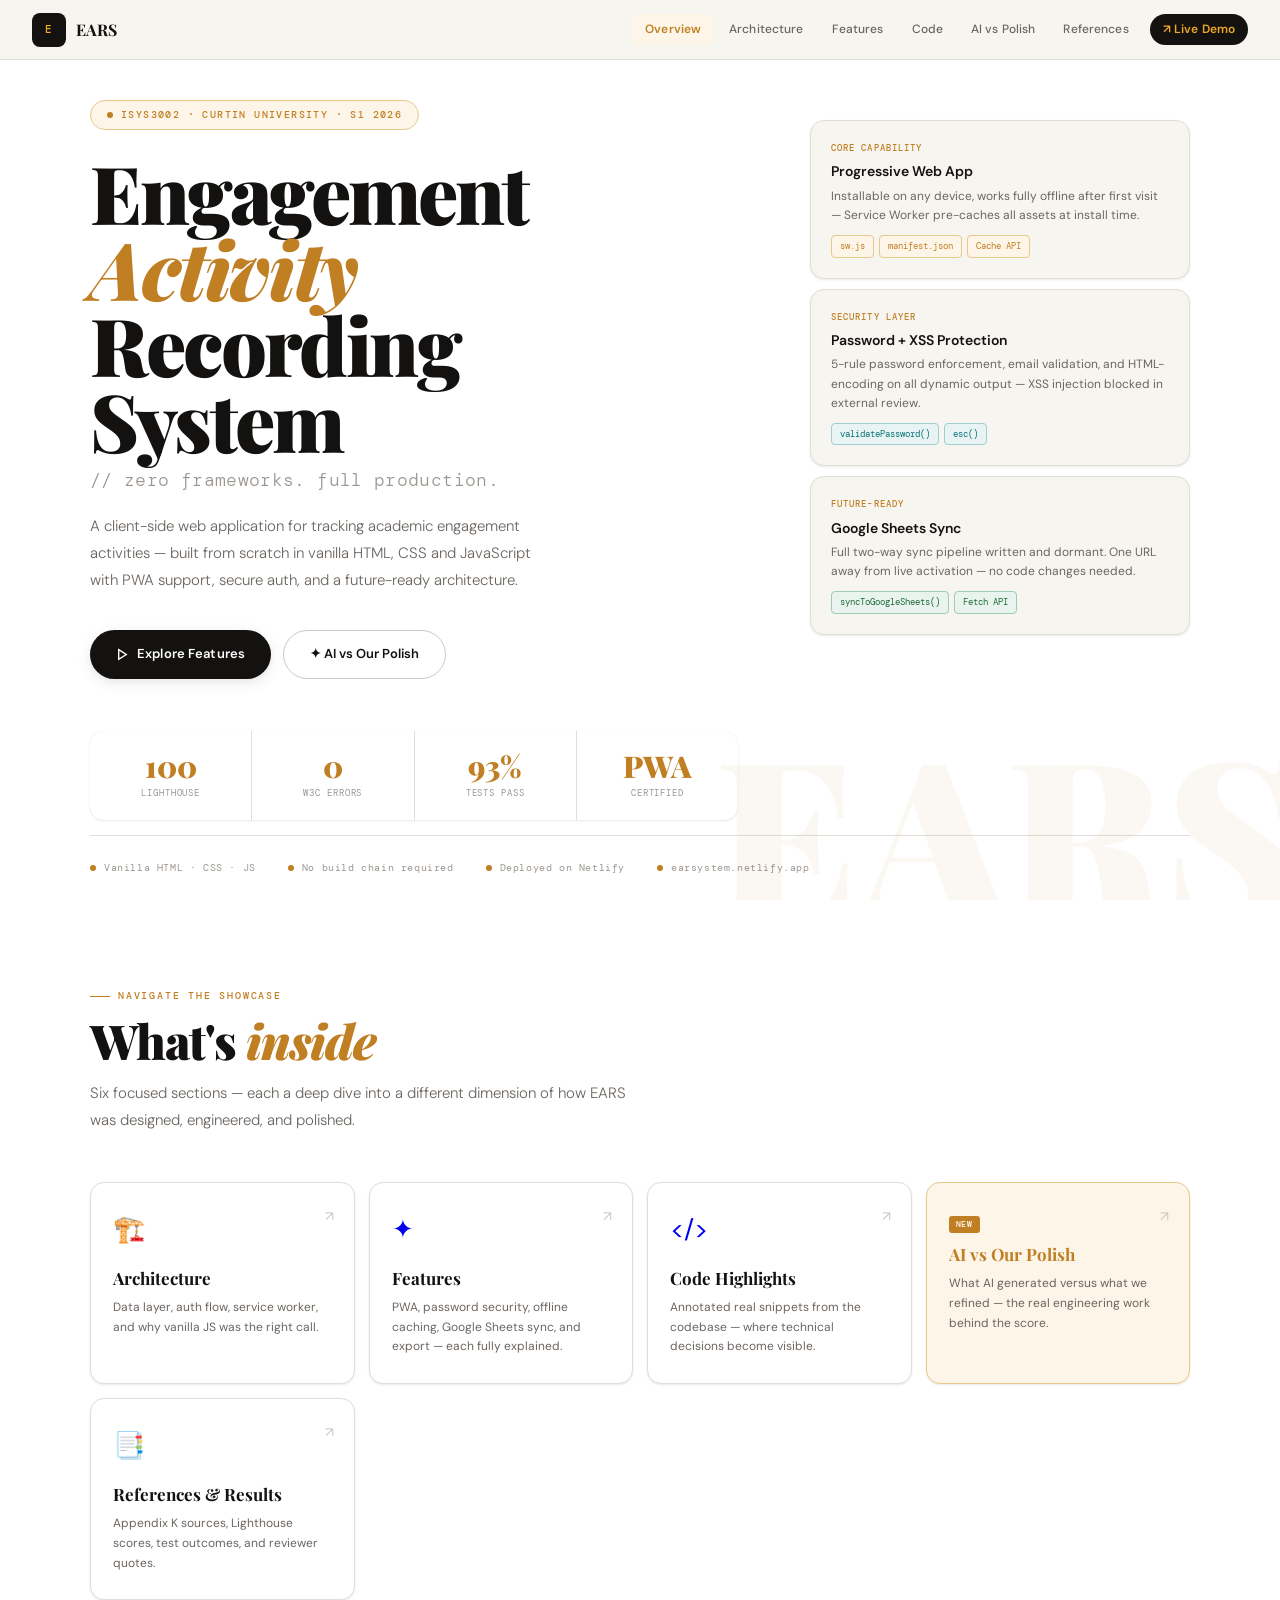
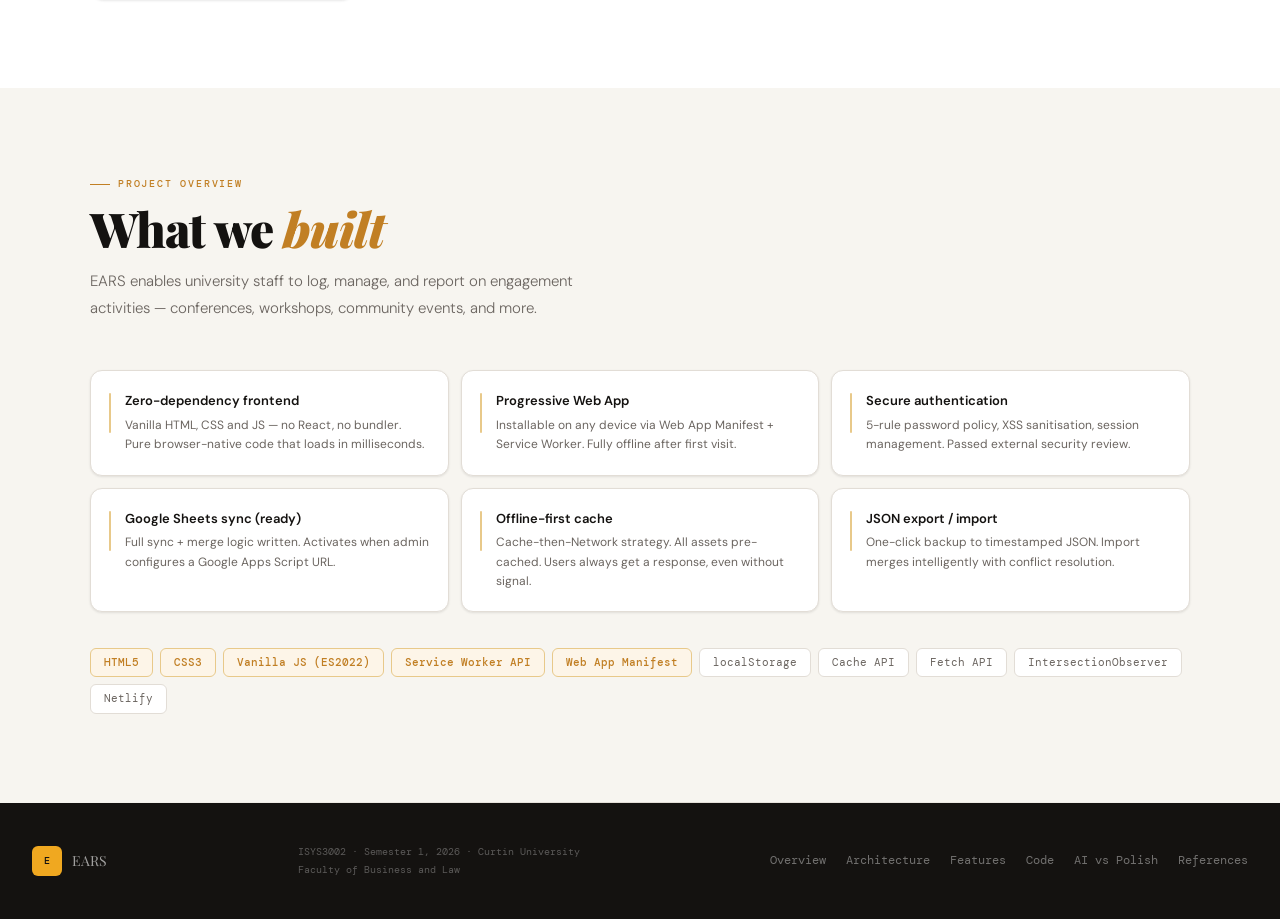
<file: index.html>
<!DOCTYPE html>
<html lang="en">
<head>
<meta charset="UTF-8">
<meta name="viewport" content="width=device-width, initial-scale=1.0">
<title>EARS — Engineering Showcase</title>
<link rel="stylesheet" href="shared.css">
<style>
/* ── HERO ── */
.hero {
  min-height: 100vh;
  background: var(--surface);
  padding: 100px 32px 0;
  display: flex; flex-direction: column;
  position: relative; overflow: hidden;
}
.hero-bg-text {
  position: absolute; bottom: -40px; right: -20px;
  font-family: 'Playfair Display', serif; font-size: clamp(120px, 20vw, 220px);
  font-weight: 900; color: rgba(193,127,36,0.06);
  line-height: 1; pointer-events: none; user-select: none; white-space: nowrap;
}
.hero-inner {
  max-width: 1100px; margin: 0 auto; width: 100%;
  display: grid; grid-template-columns: 1fr 380px; gap: 72px;
  align-items: start; flex: 1;
}
.hero-pill {
  display: inline-flex; align-items: center; gap: 8px;
  font-family: 'DM Mono', monospace; font-size: 10px; font-weight: 500;
  letter-spacing: 0.14em; text-transform: uppercase;
  color: var(--gold); background: var(--gold-light);
  border: 1px solid var(--gold-mid); border-radius: 100px;
  padding: 6px 16px; margin-bottom: 24px;
}
.hero-pill-dot {
  width: 6px; height: 6px; background: var(--gold); border-radius: 50%;
  animation: pulse 2s ease-in-out infinite;
}
@keyframes pulse { 0%,100%{opacity:1;} 50%{opacity:.3;} }
h1 {
  font-family: 'Playfair Display', serif;
  font-size: clamp(44px, 7vw, 80px); font-weight: 900;
  line-height: 0.95; letter-spacing: -0.03em;
  color: var(--ink); margin-bottom: 24px;
}
h1 em { font-style: italic; color: var(--gold); }
h1 .sub {
  display: block; font-family: 'DM Mono', monospace;
  font-size: clamp(13px, 2vw, 18px); font-weight: 300; font-style: normal;
  color: var(--ink4); letter-spacing: 0.02em; margin-top: 14px;
}
.hero-desc { font-size: 15px; color: var(--ink3); line-height: 1.8; max-width: 460px; margin-bottom: 36px; font-weight: 300; }
.hero-btns { display: flex; gap: 12px; flex-wrap: wrap; margin-bottom: 52px; }
.hero-metrics {
  display: grid; grid-template-columns: repeat(4,1fr); gap: 1px;
  background: var(--border); border-radius: 14px; overflow: hidden;
  box-shadow: var(--shadow-sm);
}
.metric {
  background: var(--surface); padding: 20px 14px; text-align: center;
}
.metric-val {
  font-family: 'Playfair Display', serif; font-size: 30px; font-weight: 900;
  color: var(--gold); line-height: 1; margin-bottom: 5px;
}
.metric-lab { font-family: 'DM Mono', monospace; font-size: 9px; color: var(--ink4); letter-spacing: 0.1em; text-transform: uppercase; }

/* HERO RIGHT PANEL */
.hero-right { padding-top: 20px; }
.hero-card {
  background: var(--bg); border: 1px solid var(--border);
  border-radius: 14px; padding: 20px; margin-bottom: 10px;
  box-shadow: var(--shadow-sm);
  transition: box-shadow .2s;
}
.hero-card:hover { box-shadow: var(--shadow-md); }
.hc-eyebrow { font-family: 'DM Mono', monospace; font-size: 9px; font-weight: 500; letter-spacing: 0.12em; text-transform: uppercase; color: var(--gold); margin-bottom: 5px; }
.hc-title { font-size: 14px; font-weight: 600; color: var(--ink); margin-bottom: 4px; }
.hc-body { font-size: 12px; color: var(--ink3); line-height: 1.6; }
.hc-badges { display: flex; flex-wrap: wrap; gap: 5px; margin-top: 10px; }
.badge { font-family: 'DM Mono', monospace; font-size: 9px; padding: 3px 8px; border-radius: 4px; border: 1px solid var(--border); color: var(--ink3); }
.badge.gold { background: var(--gold-light); border-color: var(--gold-mid); color: var(--gold); }
.badge.teal { background: var(--teal-light); border-color: #9ECECE; color: var(--teal); }
.badge.green { background: var(--green-light); color: var(--green); border-color: #9ECDB1; }

/* HERO BOTTOM STRIP */
.hero-strip {
  border-top: 1px solid var(--border); margin-top: auto;
  padding: 24px 0; max-width: 1100px; margin-left: auto; margin-right: auto; width: 100%;
  display: flex; align-items: center; gap: 32px;
}
.hs-item { display: flex; align-items: center; gap: 8px; }
.hs-dot { width: 6px; height: 6px; border-radius: 50%; background: var(--gold); }
.hs-text { font-family: 'DM Mono', monospace; font-size: 10px; color: var(--ink4); letter-spacing: 0.06em; }

/* PAGE NAV GRID */
.page-nav-grid {
  display: grid; grid-template-columns: repeat(auto-fit, minmax(230px,1fr)); gap: 14px;
}
.pnc {
  display: block; text-decoration: none;
  background: var(--surface); border: 1px solid var(--border);
  border-radius: 14px; padding: 26px 22px;
  transition: all .2s; position: relative; overflow: hidden;
  box-shadow: var(--shadow-sm);
}
.pnc::before {
  content: ''; position: absolute; top: 0; left: 0; right: 0; height: 3px;
  background: linear-gradient(90deg, var(--gold-mid), var(--gold));
  transform: scaleX(0); transform-origin: left; transition: transform .25s;
}
.pnc:hover { box-shadow: var(--shadow-md); transform: translateY(-2px); }
.pnc:hover::before { transform: scaleX(1); }
.pnc-icon { font-size: 26px; margin-bottom: 14px; display: block; }
.pnc-title { font-family: 'Playfair Display', serif; font-size: 17px; font-weight: 700; color: var(--ink); margin-bottom: 6px; }
.pnc-desc { font-size: 12px; color: var(--ink3); line-height: 1.65; }
.pnc-arrow { position: absolute; top: 22px; right: 20px; font-size: 14px; color: var(--border2); transition: all .2s; }
.pnc:hover .pnc-arrow { color: var(--gold); transform: translate(2px,-2px); }
.pnc.new-page { border-color: var(--gold-mid); background: var(--gold-light); }
.pnc.new-page .pnc-title { color: var(--gold); }
.pnc-new-tag {
  display: inline-block; font-family: 'DM Mono', monospace; font-size: 8px; font-weight: 500;
  letter-spacing: 0.1em; text-transform: uppercase;
  background: var(--gold); color: white; padding: 2px 7px; border-radius: 3px; margin-bottom: 8px;
}

/* FEATURE LIST */
.feat-list { display: grid; grid-template-columns: repeat(auto-fit, minmax(280px,1fr)); gap: 12px; margin-bottom: 36px; }
.feat-item {
  background: var(--surface); border: 1px solid var(--border);
  border-radius: 12px; padding: 20px 18px;
  display: flex; gap: 14px; box-shadow: var(--shadow-sm);
}
.feat-dash { width: 2px; height: 40px; background: var(--gold-mid); border-radius: 2px; margin-top: 2px; flex-shrink: 0; }
.fi-title { font-size: 13px; font-weight: 600; color: var(--ink); margin-bottom: 4px; }
.fi-body { font-size: 12px; color: var(--ink3); line-height: 1.6; }

/* STACK TAGS */
.stack-row { display: flex; flex-wrap: wrap; gap: 7px; margin-top: 24px; }
.stack-tag {
  font-family: 'DM Mono', monospace; font-size: 11px;
  padding: 5px 13px; border-radius: 6px;
  border: 1px solid var(--border); color: var(--ink3); background: var(--surface);
}
.stack-tag.hi { background: var(--gold-light); border-color: var(--gold-mid); color: var(--gold); font-weight: 500; }

/* INLINE DIVIDER */
.divider { height: 1px; background: linear-gradient(90deg, transparent, var(--border), transparent); margin: 0; }

@media(max-width:900px){
  .hero-inner { grid-template-columns: 1fr; gap: 36px; }
  .hero-right { padding-top: 0; }
  .hero-metrics { grid-template-columns: repeat(2,1fr); }
  .hero-strip { flex-wrap: wrap; gap: 14px; }
}
</style>
</head>
<body>

<nav id="main-nav">
  <a href="index.html" class="nav-logo">
    <div class="logo-badge">E</div>
    <span class="nav-wordmark">EARS</span>
  </a>
  <div class="nav-links">
    <a href="index.html" class="active">Overview</a>
    <a href="architecture.html">Architecture</a>
    <a href="features.html">Features</a>
    <a href="code.html">Code</a>
    <a href="ai-vs-polish.html">AI vs Polish</a>
    <a href="references.html">References</a>
    <a href="https://earsystem.netlify.app/" target="_blank" class="nav-live">↗ Live Demo</a>
  </div>
  <button class="nav-burger" id="burger"><span></span><span></span><span></span></button>
</nav>
<div class="nav-drawer" id="drawer">
  <a href="index.html" class="drawer-lnk">Overview</a>
  <a href="architecture.html" class="drawer-lnk">Architecture</a>
  <a href="features.html" class="drawer-lnk">Features</a>
  <a href="code.html" class="drawer-lnk">Code</a>
  <a href="ai-vs-polish.html" class="drawer-lnk">AI vs Polish</a>
  <a href="references.html" class="drawer-lnk">References</a>
  <a href="https://earsystem.netlify.app/" target="_blank">↗ Live Demo</a>
</div>

<!-- ══ HERO ══ -->
<section class="hero">
  <div class="hero-bg-text">EARS</div>
  <div class="hero-inner">
    <div>
      <div class="hero-pill"><div class="hero-pill-dot"></div>ISYS3002 · Curtin University · S1 2026</div>
      <h1>Engagement<br><em>Activity</em><br>Recording<br>System<span class="sub">// zero frameworks. full production.</span></h1>
      <p class="hero-desc">A client-side web application for tracking academic engagement activities — built from scratch in vanilla HTML, CSS and JavaScript with PWA support, secure auth, and a future-ready architecture.</p>
      <div class="hero-btns">
        <a href="features.html" class="btn-primary">
          <svg width="13" height="13" fill="none" stroke="currentColor" stroke-width="2.5" viewBox="0 0 24 24"><path d="M5 3l14 9-14 9V3z"/></svg>
          Explore Features
        </a>
        <a href="ai-vs-polish.html" class="btn-outline">✦ AI vs Our Polish</a>
      </div>
      <div class="hero-metrics">
        <div class="metric"><div class="metric-val">100</div><div class="metric-lab">Lighthouse</div></div>
        <div class="metric"><div class="metric-val">0</div><div class="metric-lab">W3C Errors</div></div>
        <div class="metric"><div class="metric-val">93%</div><div class="metric-lab">Tests Pass</div></div>
        <div class="metric"><div class="metric-val">PWA</div><div class="metric-lab">Certified</div></div>
      </div>
    </div>
    <div class="hero-right reveal-right">
      <div class="hero-card">
        <div class="hc-eyebrow">Core capability</div>
        <div class="hc-title">Progressive Web App</div>
        <div class="hc-body">Installable on any device, works fully offline after first visit — Service Worker pre-caches all assets at install time.</div>
        <div class="hc-badges"><span class="badge gold">sw.js</span><span class="badge gold">manifest.json</span><span class="badge gold">Cache API</span></div>
      </div>
      <div class="hero-card">
        <div class="hc-eyebrow">Security layer</div>
        <div class="hc-title">Password + XSS Protection</div>
        <div class="hc-body">5-rule password enforcement, email validation, and HTML-encoding on all dynamic output — XSS injection blocked in external review.</div>
        <div class="hc-badges"><span class="badge teal">validatePassword()</span><span class="badge teal">esc()</span></div>
      </div>
      <div class="hero-card">
        <div class="hc-eyebrow">Future-ready</div>
        <div class="hc-title">Google Sheets Sync</div>
        <div class="hc-body">Full two-way sync pipeline written and dormant. One URL away from live activation — no code changes needed.</div>
        <div class="hc-badges"><span class="badge green">syncToGoogleSheets()</span><span class="badge green">Fetch API</span></div>
      </div>
    </div>
  </div>
  <div class="hero-strip">
    <div class="hs-item"><div class="hs-dot"></div><span class="hs-text">Vanilla HTML · CSS · JS</span></div>
    <div class="hs-item"><div class="hs-dot"></div><span class="hs-text">No build chain required</span></div>
    <div class="hs-item"><div class="hs-dot"></div><span class="hs-text">Deployed on Netlify</span></div>
    <div class="hs-item"><div class="hs-dot"></div><span class="hs-text">earsystem.netlify.app</span></div>
  </div>
</section>

<!-- ══ PAGE NAVIGATION ══ -->
<section class="sec sec-alt">
  <div class="sec-inner">
    <div class="reveal">
      <div class="eyebrow">Navigate the showcase</div>
      <h2>What's <em>inside</em></h2>
      <p class="sec-lead">Six focused sections — each a deep dive into a different dimension of how EARS was designed, engineered, and polished.</p>
    </div>
    <div class="page-nav-grid reveal">
      <a href="architecture.html" class="pnc">
        <span class="pnc-icon">🏗️</span>
        <div class="pnc-title">Architecture</div>
        <div class="pnc-desc">Data layer, auth flow, service worker, and why vanilla JS was the right call.</div>
        <span class="pnc-arrow">↗</span>
      </a>
      <a href="features.html" class="pnc">
        <span class="pnc-icon">✦</span>
        <div class="pnc-title">Features</div>
        <div class="pnc-desc">PWA, password security, offline caching, Google Sheets sync, and export — each fully explained.</div>
        <span class="pnc-arrow">↗</span>
      </a>
      <a href="code.html" class="pnc">
        <span class="pnc-icon">&lt;/&gt;</span>
        <div class="pnc-title">Code Highlights</div>
        <div class="pnc-desc">Annotated real snippets from the codebase — where technical decisions become visible.</div>
        <span class="pnc-arrow">↗</span>
      </a>
      <a href="ai-vs-polish.html" class="pnc new-page">
        <span class="pnc-new-tag">New</span>
        <div class="pnc-title">AI vs Our Polish</div>
        <div class="pnc-desc">What AI generated versus what we refined — the real engineering work behind the score.</div>
        <span class="pnc-arrow">↗</span>
      </a>
      <a href="references.html" class="pnc">
        <span class="pnc-icon">📑</span>
        <div class="pnc-title">References & Results</div>
        <div class="pnc-desc">Appendix K sources, Lighthouse scores, test outcomes, and reviewer quotes.</div>
        <span class="pnc-arrow">↗</span>
      </a>
    </div>
  </div>
</section>

<!-- ══ WHAT WE BUILT ══ -->
<section class="sec">
  <div class="sec-inner">
    <div class="reveal">
      <div class="eyebrow">Project overview</div>
      <h2>What we <em>built</em></h2>
      <p class="sec-lead">EARS enables university staff to log, manage, and report on engagement activities — conferences, workshops, community events, and more.</p>
    </div>
    <div class="feat-list reveal">
      <div class="feat-item"><div class="feat-dash"></div><div><div class="fi-title">Zero-dependency frontend</div><div class="fi-body">Vanilla HTML, CSS and JS — no React, no bundler. Pure browser-native code that loads in milliseconds.</div></div></div>
      <div class="feat-item"><div class="feat-dash"></div><div><div class="fi-title">Progressive Web App</div><div class="fi-body">Installable on any device via Web App Manifest + Service Worker. Fully offline after first visit.</div></div></div>
      <div class="feat-item"><div class="feat-dash"></div><div><div class="fi-title">Secure authentication</div><div class="fi-body">5-rule password policy, XSS sanitisation, session management. Passed external security review.</div></div></div>
      <div class="feat-item"><div class="feat-dash"></div><div><div class="fi-title">Google Sheets sync (ready)</div><div class="fi-body">Full sync + merge logic written. Activates when admin configures a Google Apps Script URL.</div></div></div>
      <div class="feat-item"><div class="feat-dash"></div><div><div class="fi-title">Offline-first cache</div><div class="fi-body">Cache-then-Network strategy. All assets pre-cached. Users always get a response, even without signal.</div></div></div>
      <div class="feat-item"><div class="feat-dash"></div><div><div class="fi-title">JSON export / import</div><div class="fi-body">One-click backup to timestamped JSON. Import merges intelligently with conflict resolution.</div></div></div>
    </div>
    <div class="stack-row reveal">
      <span class="stack-tag hi">HTML5</span><span class="stack-tag hi">CSS3</span>
      <span class="stack-tag hi">Vanilla JS (ES2022)</span><span class="stack-tag hi">Service Worker API</span>
      <span class="stack-tag hi">Web App Manifest</span><span class="stack-tag">localStorage</span>
      <span class="stack-tag">Cache API</span><span class="stack-tag">Fetch API</span>
      <span class="stack-tag">IntersectionObserver</span><span class="stack-tag">Netlify</span>
    </div>
  </div>
</section>

<div class="divider"></div>

<footer>
  <div class="f-logo"><div class="f-logo-badge">E</div><span class="f-wordmark">EARS</span></div>
  <div class="f-meta">ISYS3002 · Semester 1, 2026 · Curtin University<br>Faculty of Business and Law</div>
  <div class="f-links">
    <a href="index.html">Overview</a><a href="architecture.html">Architecture</a>
    <a href="features.html">Features</a><a href="code.html">Code</a>
    <a href="ai-vs-polish.html">AI vs Polish</a><a href="references.html">References</a>
  </div>
</footer>

<script>
const io = new IntersectionObserver(e => e.forEach(x => { if(x.isIntersecting){x.target.classList.add('in');io.unobserve(x.target);}}),{threshold:.07});
document.querySelectorAll('.reveal,.reveal-left,.reveal-right').forEach(el=>io.observe(el));
const burger=document.getElementById('burger'),drawer=document.getElementById('drawer');
burger.addEventListener('click',()=>{burger.classList.toggle('open');drawer.classList.toggle('open');});
document.querySelectorAll('.drawer-lnk').forEach(a=>a.addEventListener('click',()=>{burger.classList.remove('open');drawer.classList.remove('open');}));
</script>
</body>
</html>
</file>
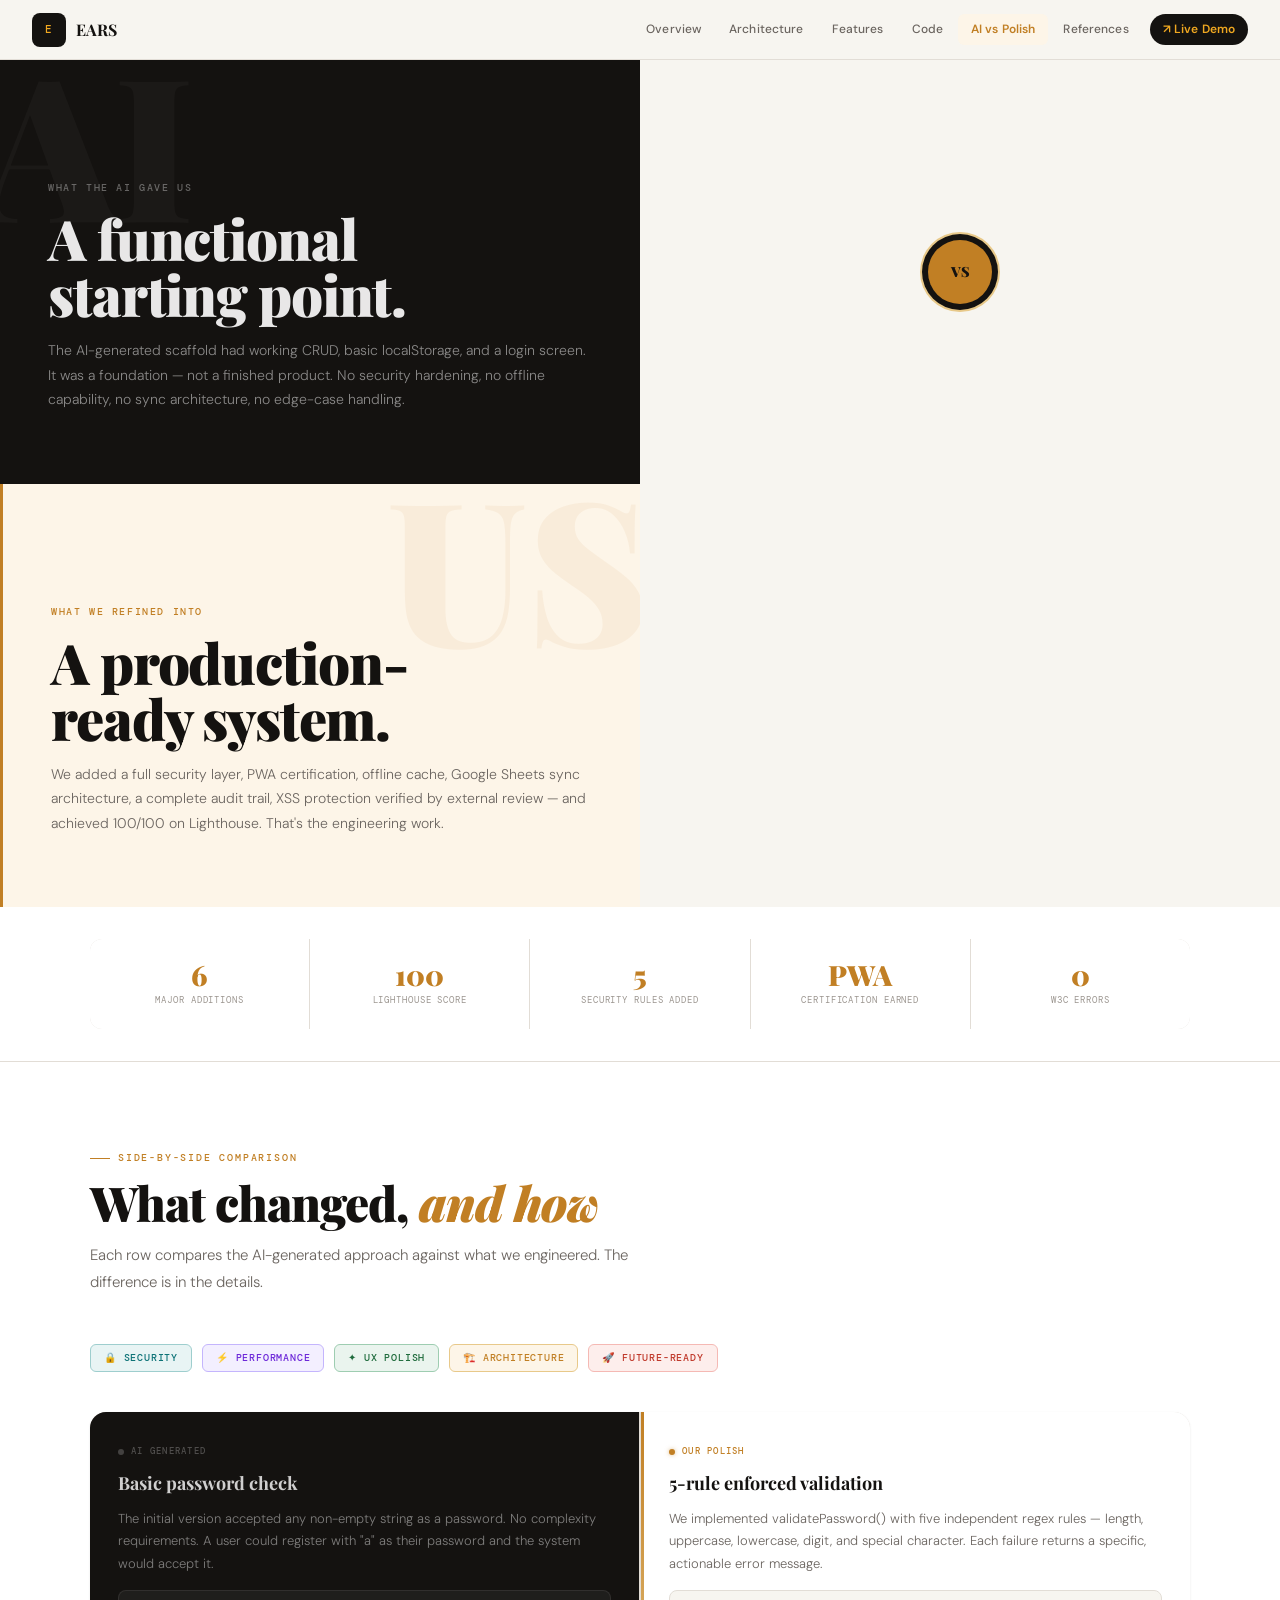
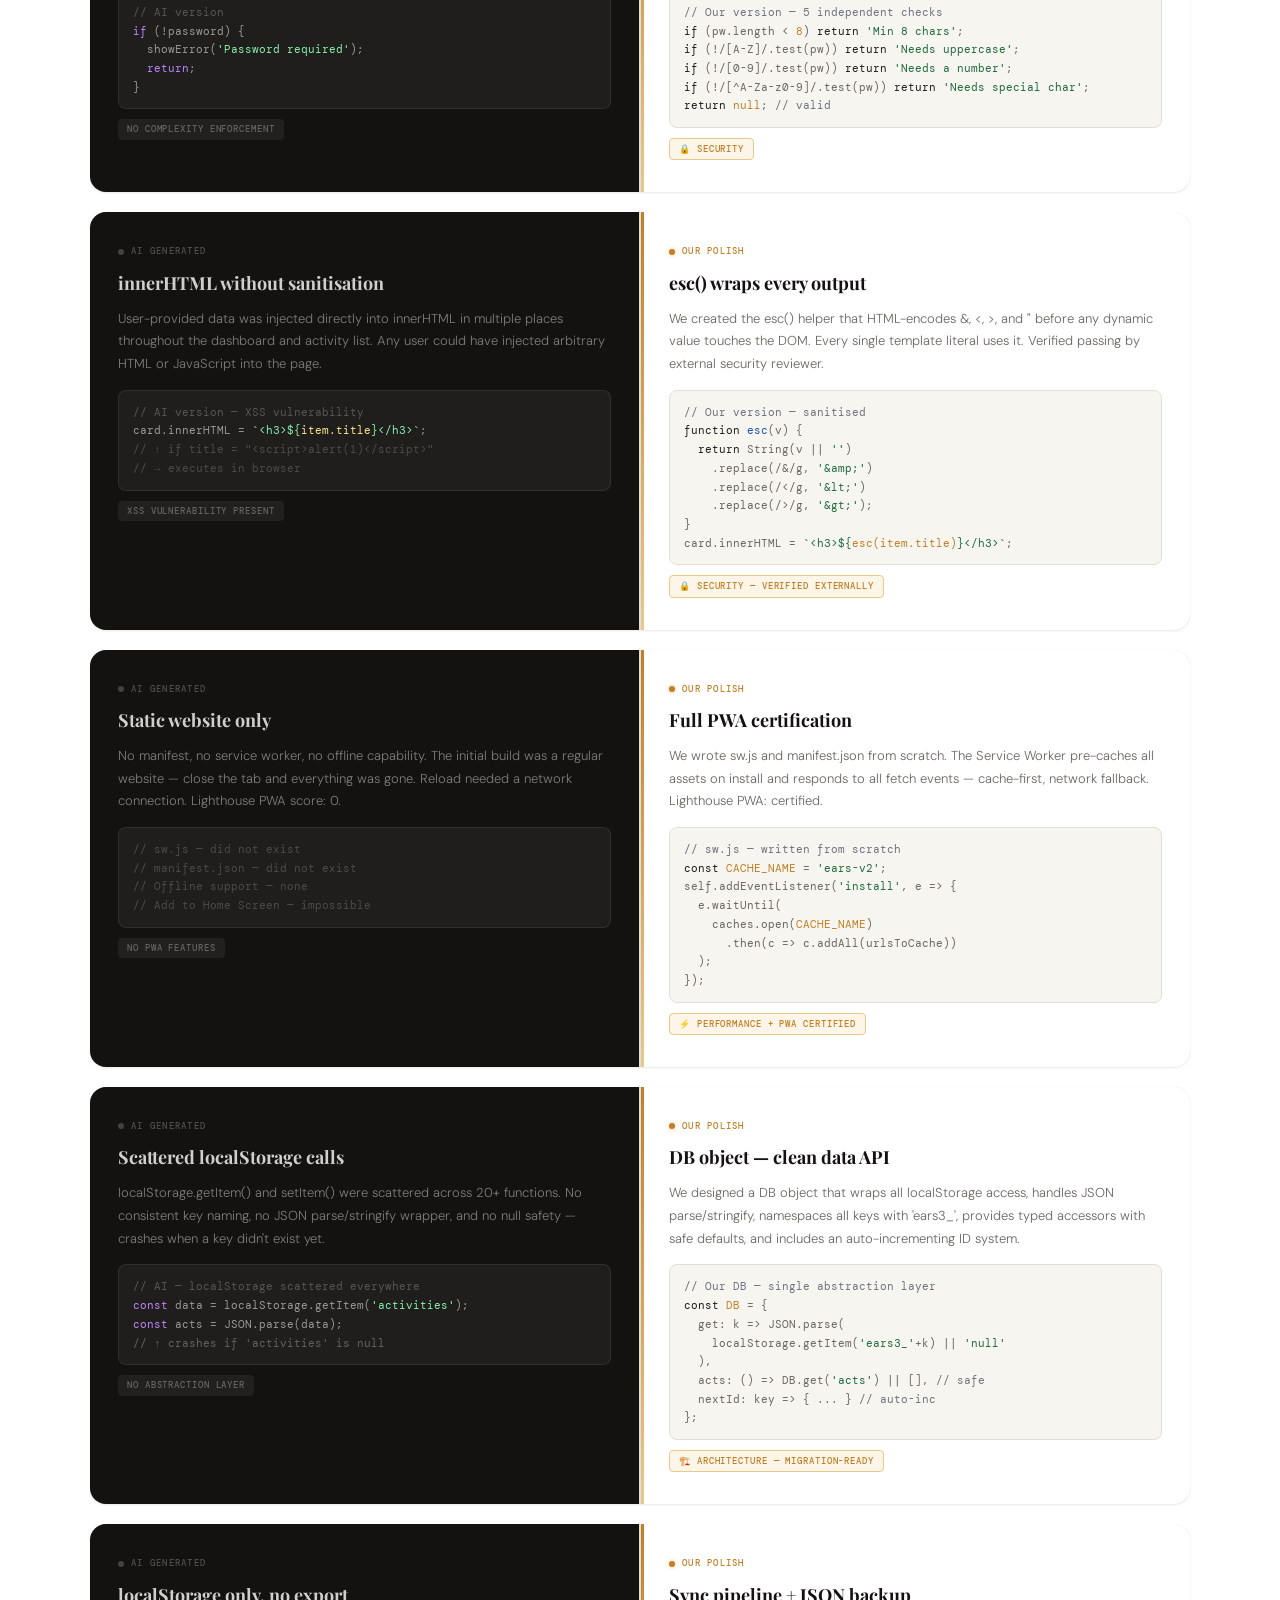
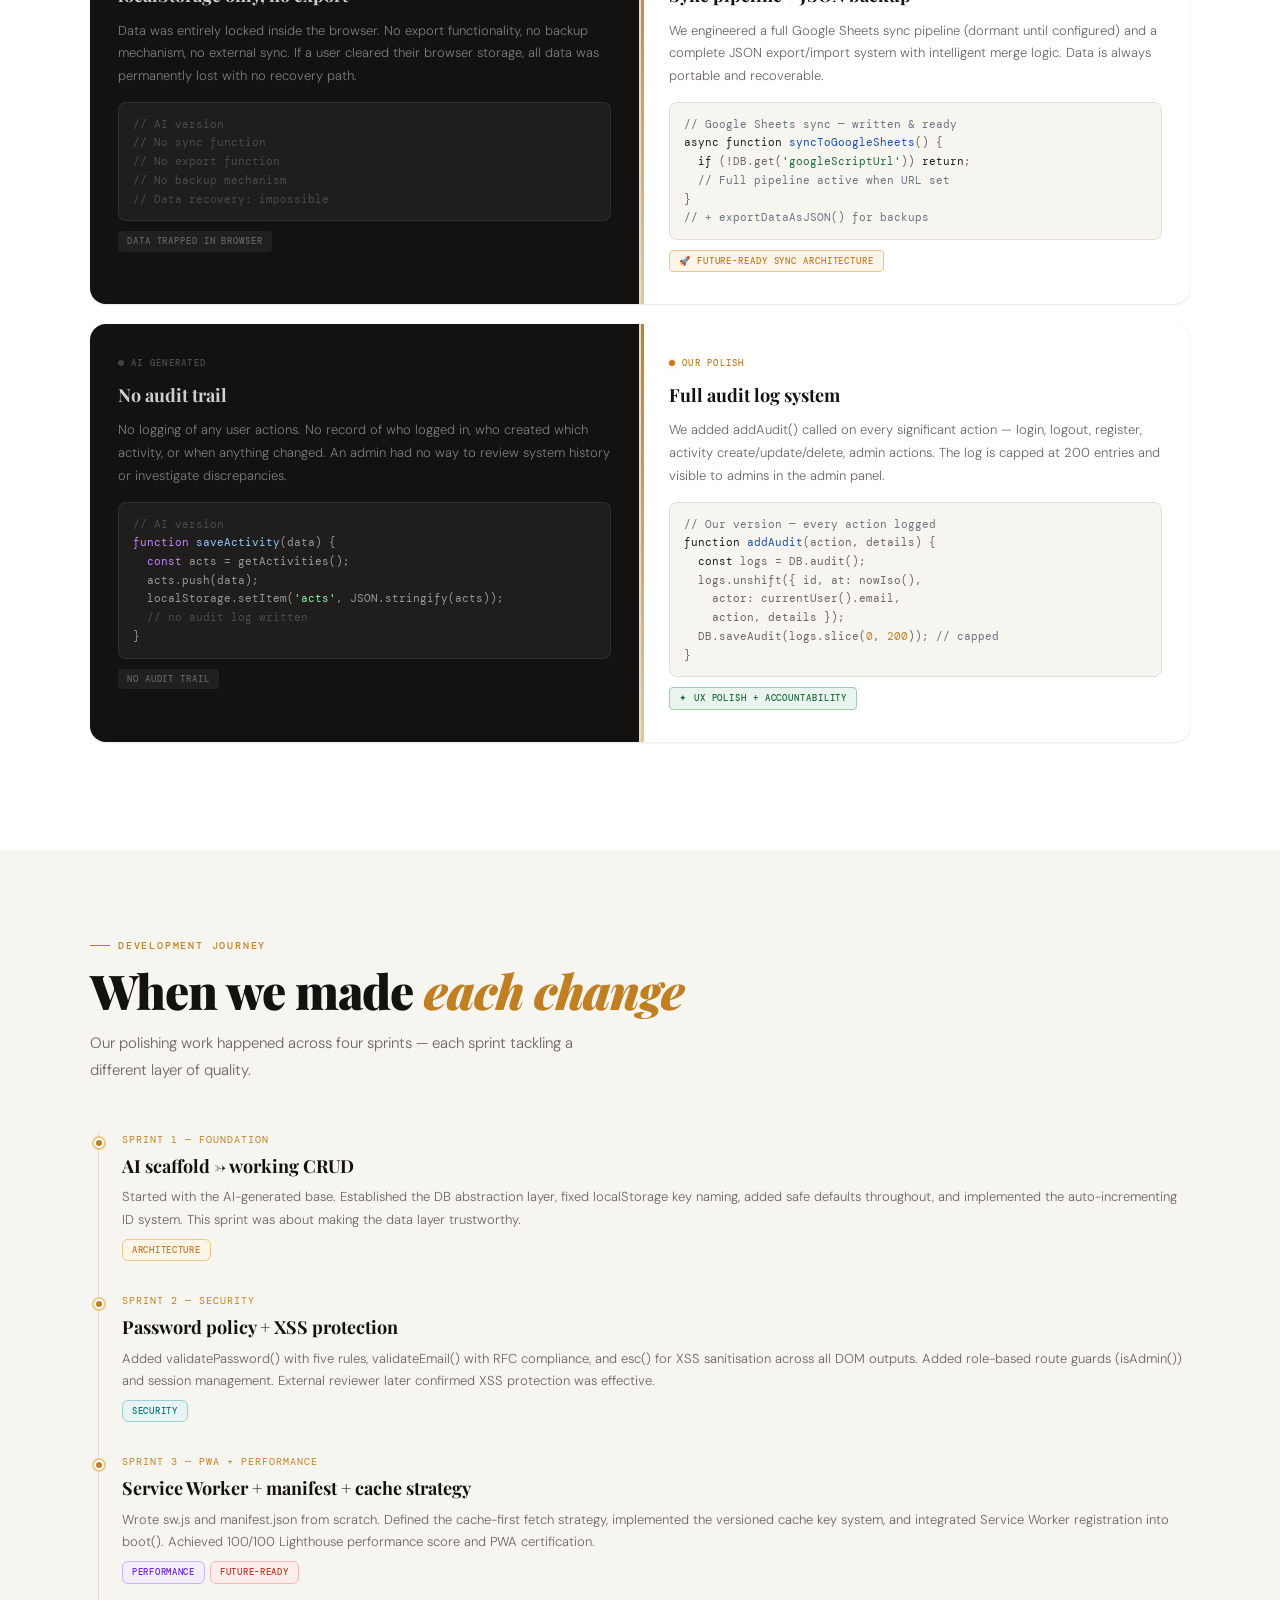
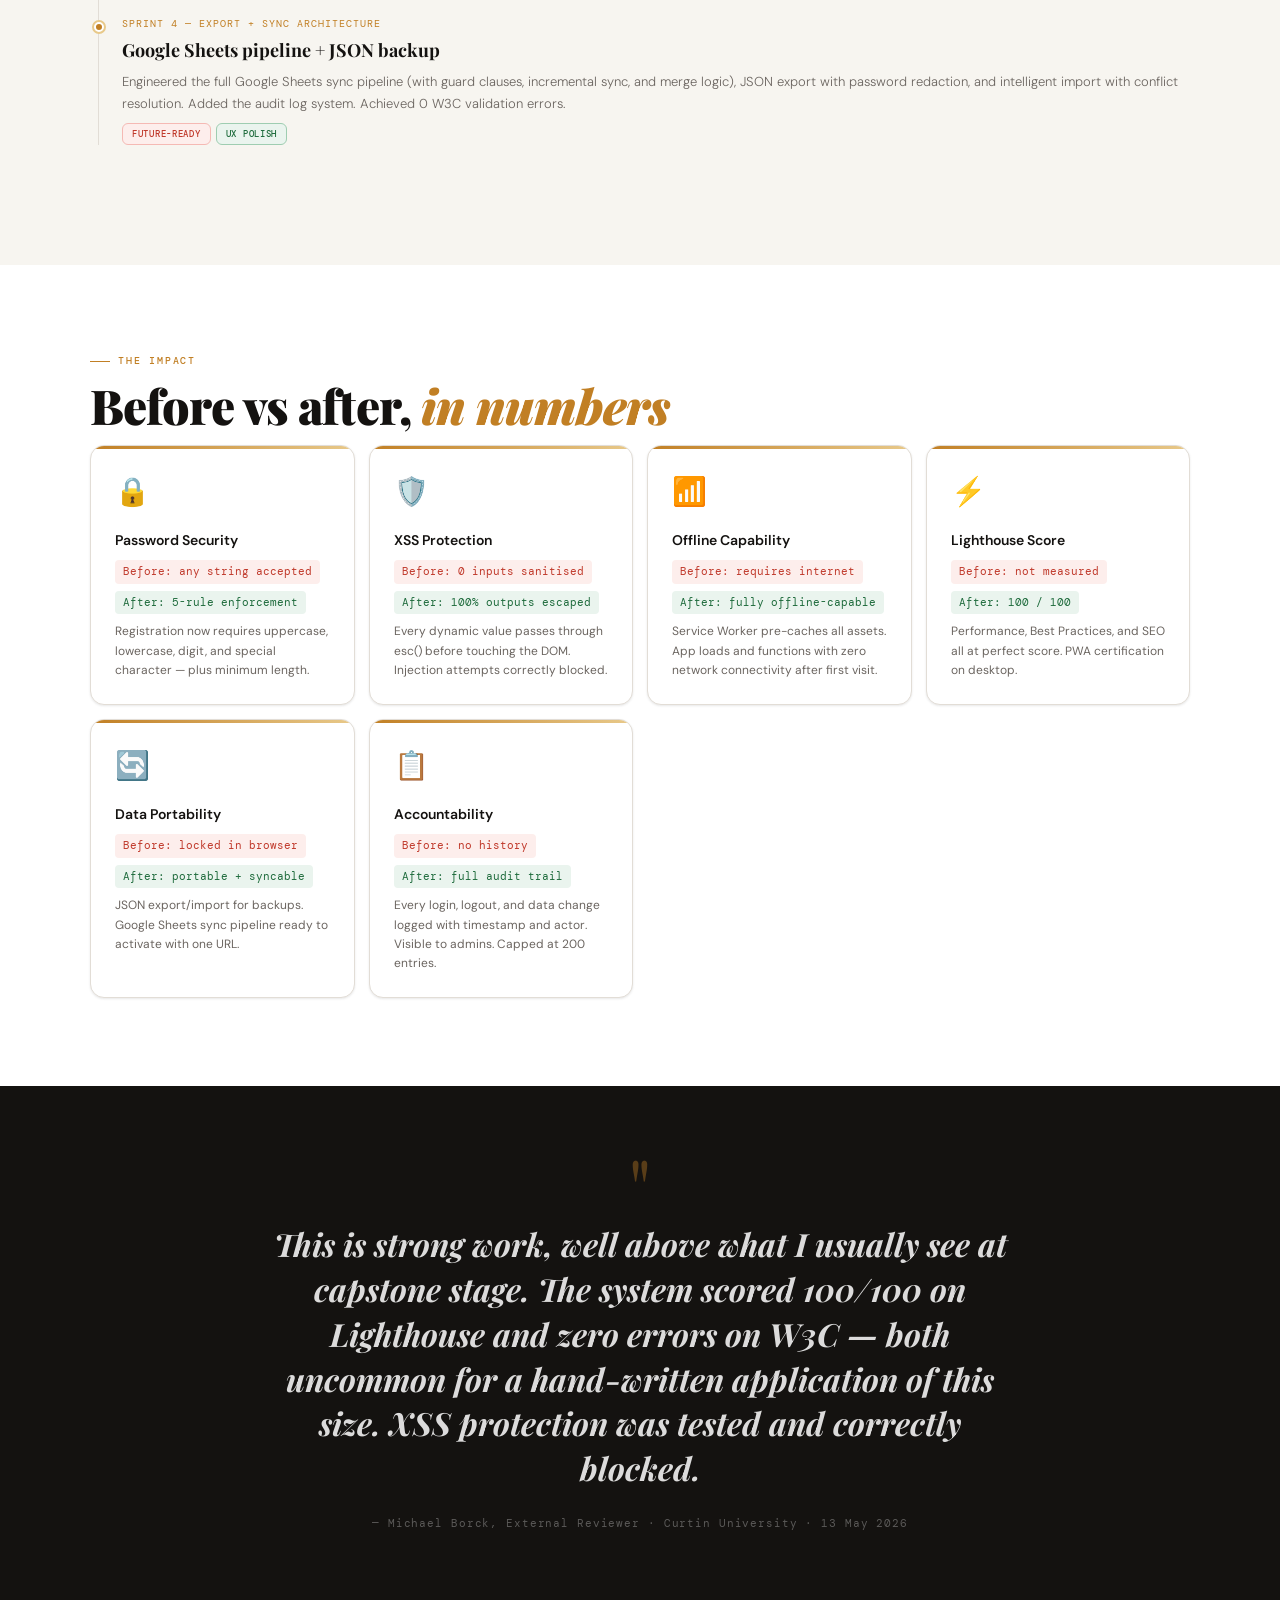
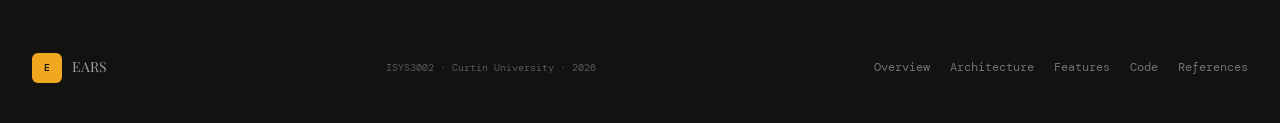
<file: ai-vs-polish.html>
<!DOCTYPE html>
<html lang="en">
<head>
<meta charset="UTF-8"><meta name="viewport" content="width=device-width, initial-scale=1.0">
<title>AI vs Our Polish — EARS Showcase</title>
<link rel="stylesheet" href="shared.css">
<style>
/* ═══ HERO: split ink/white ═══ */
.avp-hero {
  display: grid; grid-template-columns: 1fr 1fr; min-height: 80vh;
}
.avp-hero-left {
  background: var(--ink); padding: 120px 48px 72px;
  display: flex; flex-direction: column; justify-content: flex-end;
  position: relative; overflow: hidden;
}
.avp-hero-left::before {
  content: 'AI';
  position: absolute; top: -20px; left: -20px;
  font-family: 'Playfair Display', serif; font-size: 200px; font-weight: 900;
  color: rgba(255,255,255,0.03); line-height: 1; pointer-events: none;
}
.avp-hero-right {
  background: var(--gold-light); padding: 120px 48px 72px;
  display: flex; flex-direction: column; justify-content: flex-end;
  position: relative; overflow: hidden;
  border-left: 3px solid var(--gold);
}
.avp-hero-right::before {
  content: 'US';
  position: absolute; top: -20px; right: -10px;
  font-family: 'Playfair Display', serif; font-size: 200px; font-weight: 900;
  color: rgba(193,127,36,0.07); line-height: 1; pointer-events: none;
}
.avp-side-tag {
  font-family: 'DM Mono', monospace; font-size: 10px; font-weight: 500;
  letter-spacing: 0.16em; text-transform: uppercase; margin-bottom: 14px;
}
.avp-side-tag.light { color: rgba(255,255,255,0.35); }
.avp-side-tag.gold { color: var(--gold); }
.avp-hero-h {
  font-family: 'Playfair Display', serif; font-size: clamp(32px,5vw,56px);
  font-weight: 900; line-height: 1.0; letter-spacing: -0.02em; margin-bottom: 16px;
}
.avp-hero-h.light { color: rgba(255,255,255,0.9); }
.avp-hero-h.dark { color: var(--ink); }
.avp-hero-desc { font-size: 14px; line-height: 1.75; font-weight: 300; }
.avp-hero-desc.light { color: rgba(255,255,255,0.5); }
.avp-hero-desc.dark { color: var(--ink3); }
.center-divider {
  display: flex; flex-direction: column; align-items: center; justify-content: center;
  position: relative; z-index: 10;
}
.vs-badge {
  position: absolute; top: 50%; left: 50%;
  transform: translate(-50%, -50%);
  width: 64px; height: 64px; border-radius: 50%;
  background: var(--gold); color: var(--ink);
  display: flex; align-items: center; justify-content: center;
  font-family: 'Playfair Display', serif; font-size: 14px; font-weight: 900;
  box-shadow: 0 0 0 6px var(--ink), 0 0 0 8px var(--gold-mid);
  z-index: 20;
}

/* ═══ SUMMARY STRIP ═══ */
.summary-strip {
  background: var(--surface); border-bottom: 1px solid var(--border);
  padding: 32px;
}
.summary-inner {
  max-width: 1100px; margin: 0 auto;
  display: grid; grid-template-columns: repeat(auto-fit, minmax(180px,1fr)); gap: 1px;
  background: var(--border); border-radius: 12px; overflow: hidden;
}
.sum-item { background: var(--surface); padding: 22px 20px; text-align: center; }
.sum-val { font-family: 'Playfair Display', serif; font-size: 28px; font-weight: 900; color: var(--gold); line-height: 1; margin-bottom: 4px; }
.sum-lab { font-family: 'DM Mono', monospace; font-size: 9px; color: var(--ink4); letter-spacing: 0.1em; text-transform: uppercase; }

/* ═══ COMPARISON ROWS ═══ */
.comp-row {
  display: grid; grid-template-columns: 1fr 1fr;
  gap: 2px; background: var(--border); border-radius: 16px; overflow: hidden;
  margin-bottom: 20px; box-shadow: var(--shadow-sm);
}
.comp-side { padding: 32px 28px; position: relative; }
.comp-side.ai-side { background: var(--ink); }
.comp-side.us-side { background: var(--surface); }
.comp-side.us-side::before {
  content: ''; position: absolute; top: 0; left: 0; bottom: 0; width: 3px;
  background: linear-gradient(180deg, var(--gold), var(--gold-mid));
}
.comp-label {
  font-family: 'DM Mono', monospace; font-size: 9px; font-weight: 500;
  letter-spacing: 0.14em; text-transform: uppercase; margin-bottom: 10px;
  display: flex; align-items: center; gap: 7px;
}
.comp-label.ai { color: rgba(255,255,255,0.25); }
.comp-label.us { color: var(--gold); }
.comp-dot { width: 6px; height: 6px; border-radius: 50%; }
.ai-dot { background: rgba(255,255,255,0.2); }
.us-dot { background: var(--gold); box-shadow: 0 0 4px rgba(193,127,36,0.5); }
.comp-title {
  font-family: 'Playfair Display', serif; font-size: 18px; font-weight: 700;
  margin-bottom: 10px;
}
.comp-title.light { color: rgba(255,255,255,0.8); }
.comp-title.dark { color: var(--ink); }
.comp-body { font-size: 13px; line-height: 1.75; font-weight: 300; }
.comp-body.light { color: rgba(255,255,255,0.45); }
.comp-body.dark { color: var(--ink3); }
.comp-code {
  margin-top: 14px; background: rgba(255,255,255,0.05); border: 1px solid rgba(255,255,255,0.08);
  border-radius: 8px; padding: 12px 14px;
  font-family: 'DM Mono', monospace; font-size: 11px; line-height: 1.7;
  color: rgba(255,255,255,0.55); overflow-x: auto;
}
.comp-code.light-code {
  background: var(--bg); border: 1px solid var(--border); color: var(--ink3);
}
.comp-highlight { color: var(--gold-bright); }
.comp-highlight-green { color: #86EFAC; }
.comp-tag {
  display: inline-flex; align-items: center; gap: 5px;
  font-family: 'DM Mono', monospace; font-size: 9px; font-weight: 500;
  letter-spacing: 0.1em; text-transform: uppercase;
  border-radius: 4px; padding: 3px 9px; margin-top: 10px;
}
.tag-ai { background: rgba(255,255,255,0.06); color: rgba(255,255,255,0.3); }
.tag-us { background: var(--gold-light); color: var(--gold); border: 1px solid var(--gold-mid); }
.tag-us-green { background: var(--green-light); color: var(--green); border: 1px solid #9ECDB1; }

/* ═══ CHANGE TYPE LEGEND ═══ */
.legend-row { display: flex; flex-wrap: wrap; gap: 10px; margin-bottom: 40px; }
.legend-tag {
  display: inline-flex; align-items: center; gap: 6px;
  font-family: 'DM Mono', monospace; font-size: 10px; font-weight: 500;
  letter-spacing: 0.08em; text-transform: uppercase;
  border-radius: 6px; padding: 5px 13px; border: 1px solid;
}
.lt-sec { color: var(--teal); background: var(--teal-light); border-color: #9ECECE; }
.lt-perf { color: #6D28D9; background: #F3EFFF; border-color: #C4B5FD; }
.lt-ux { color: var(--green); background: var(--green-light); border-color: #9ECDB1; }
.lt-arch { color: var(--gold); background: var(--gold-light); border-color: var(--gold-mid); }
.lt-future { color: var(--red); background: var(--red-light); border-color: #F5B9B4; }

/* ═══ TIMELINE OF CHANGES ═══ */
.timeline { position: relative; padding-left: 32px; }
.timeline::before { content: ''; position: absolute; left: 8px; top: 0; bottom: 0; width: 1px; background: var(--border); }
.tl-item { position: relative; margin-bottom: 32px; }
.tl-item::before {
  content: ''; position: absolute; left: -28px; top: 6px;
  width: 10px; height: 10px; border-radius: 50%;
  background: var(--gold); border: 2px solid var(--surface);
  box-shadow: 0 0 0 2px var(--gold-mid);
}
.tl-sprint { font-family: 'DM Mono', monospace; font-size: 10px; color: var(--gold); letter-spacing: 0.1em; text-transform: uppercase; margin-bottom: 4px; }
.tl-title { font-family: 'Playfair Display', serif; font-size: 18px; font-weight: 700; color: var(--ink); margin-bottom: 6px; }
.tl-desc { font-size: 13px; color: var(--ink3); line-height: 1.7; margin-bottom: 8px; font-weight: 300; }
.tl-tags { display: flex; flex-wrap: wrap; gap: 5px; }

/* ═══ IMPACT GRID ═══ */
.impact-grid { display: grid; grid-template-columns: repeat(auto-fit, minmax(220px,1fr)); gap: 14px; }
.impact-card {
  background: var(--surface); border: 1px solid var(--border); border-radius: 14px; padding: 24px;
  box-shadow: var(--shadow-sm); position: relative; overflow: hidden;
}
.impact-card::after {
  content: ''; position: absolute; top: 0; left: 0; right: 0; height: 3px;
  background: linear-gradient(90deg, var(--gold), var(--gold-mid));
}
.impact-icon { font-size: 28px; margin-bottom: 14px; display: block; }
.impact-title { font-size: 14px; font-weight: 600; color: var(--ink); margin-bottom: 6px; }
.impact-before { font-family: 'DM Mono', monospace; font-size: 11px; color: var(--red); background: var(--red-light); border-radius: 4px; padding: 3px 8px; margin-bottom: 4px; display: inline-block; }
.impact-after { font-family: 'DM Mono', monospace; font-size: 11px; color: var(--green); background: var(--green-light); border-radius: 4px; padding: 3px 8px; display: inline-block; }
.impact-body { font-size: 12px; color: var(--ink3); line-height: 1.6; margin-top: 8px; }

/* ═══ BIG QUOTE ═══ */
.big-quote-sec {
  background: var(--ink); padding: 80px 32px; text-align: center;
}
.bq-inner { max-width: 760px; margin: 0 auto; }
.bq-open { font-family: 'Playfair Display', serif; font-size: 80px; line-height: 0.5; color: var(--gold); opacity: .4; display: block; margin-bottom: 16px; }
.bq-text { font-family: 'Playfair Display', serif; font-size: clamp(20px,3.5vw,32px); font-weight: 700; color: rgba(255,255,255,0.85); line-height: 1.4; margin-bottom: 24px; font-style: italic; }
.bq-attr { font-family: 'DM Mono', monospace; font-size: 11px; color: rgba(255,255,255,0.3); letter-spacing: 0.08em; }

@media(max-width:800px){
  .avp-hero { grid-template-columns: 1fr; }
  .avp-hero-right { border-left: none; border-top: 3px solid var(--gold); }
  .vs-badge { display: none; }
  .comp-row { grid-template-columns: 1fr; }
  .avp-hero-left, .avp-hero-right { padding: 80px 24px 48px; }
}
</style>
</head>
<body>
<nav>
  <a href="index.html" class="nav-logo"><div class="logo-badge">E</div><span class="nav-wordmark">EARS</span></a>
  <div class="nav-links">
    <a href="index.html">Overview</a><a href="architecture.html">Architecture</a>
    <a href="features.html">Features</a><a href="code.html">Code</a>
    <a href="ai-vs-polish.html" class="active">AI vs Polish</a><a href="references.html">References</a>
    <a href="https://earsystem.netlify.app/" target="_blank" class="nav-live">↗ Live Demo</a>
  </div>
  <button class="nav-burger" id="burger"><span></span><span></span><span></span></button>
</nav>
<div class="nav-drawer" id="drawer">
  <a href="index.html" class="drawer-lnk">Overview</a><a href="architecture.html" class="drawer-lnk">Architecture</a>
  <a href="features.html" class="drawer-lnk">Features</a><a href="code.html" class="drawer-lnk">Code</a>
  <a href="ai-vs-polish.html" class="drawer-lnk">AI vs Polish</a><a href="references.html" class="drawer-lnk">References</a>
  <a href="https://earsystem.netlify.app/" target="_blank">↗ Live Demo</a>
</div>

<!-- SPLIT HERO -->
<div class="avp-hero" style="margin-top:60px; position:relative;">
  <div class="avp-hero-left reveal-left">
    <div class="avp-side-tag light">What the AI gave us</div>
    <div class="avp-hero-h light">A functional<br>starting point.</div>
    <div class="avp-hero-desc light">The AI-generated scaffold had working CRUD, basic localStorage, and a login screen. It was a foundation — not a finished product. No security hardening, no offline capability, no sync architecture, no edge-case handling.</div>
  </div>
  <div style="position:relative;">
    <div class="vs-badge">VS</div>
  </div>
  <div class="avp-hero-right reveal-right">
    <div class="avp-side-tag gold">What we refined into</div>
    <div class="avp-hero-h dark">A production-<br>ready system.</div>
    <div class="avp-hero-desc dark">We added a full security layer, PWA certification, offline cache, Google Sheets sync architecture, a complete audit trail, XSS protection verified by external review — and achieved 100/100 on Lighthouse. That's the engineering work.</div>
  </div>
</div>

<!-- SUMMARY STRIP -->
<div class="summary-strip">
  <div class="summary-inner">
    <div class="sum-item"><div class="sum-val">6</div><div class="sum-lab">Major additions</div></div>
    <div class="sum-item"><div class="sum-val">100</div><div class="sum-lab">Lighthouse score</div></div>
    <div class="sum-item"><div class="sum-val">5</div><div class="sum-lab">Security rules added</div></div>
    <div class="sum-item"><div class="sum-val">PWA</div><div class="sum-lab">Certification earned</div></div>
    <div class="sum-item"><div class="sum-val">0</div><div class="sum-lab">W3C errors</div></div>
  </div>
</div>

<!-- COMPARISON ROWS -->
<section class="sec sec-alt">
  <div class="sec-inner">
    <div class="reveal">
      <div class="eyebrow">Side-by-side comparison</div>
      <h2>What changed, <em>and how</em></h2>
      <p class="sec-lead">Each row compares the AI-generated approach against what we engineered. The difference is in the details.</p>
      <div class="legend-row">
        <span class="legend-tag lt-sec">🔒 Security</span>
        <span class="legend-tag lt-perf">⚡ Performance</span>
        <span class="legend-tag lt-ux">✦ UX Polish</span>
        <span class="legend-tag lt-arch">🏗️ Architecture</span>
        <span class="legend-tag lt-future">🚀 Future-ready</span>
      </div>
    </div>

    <!-- 1: Password -->
    <div class="comp-row reveal">
      <div class="comp-side ai-side">
        <div class="comp-label ai"><div class="comp-dot ai-dot"></div>AI Generated</div>
        <div class="comp-title light">Basic password check</div>
        <div class="comp-body light">The initial version accepted any non-empty string as a password. No complexity requirements. A user could register with "a" as their password and the system would accept it.</div>
        <div class="comp-code">
<span style="color:rgba(255,255,255,0.25);">// AI version</span><br>
<span style="color:#C084FC;">if</span> (!password) {<br>
&nbsp;&nbsp;showError(<span style="color:#86EFAC;">'Password required'</span>);<br>
&nbsp;&nbsp;<span style="color:#C084FC;">return</span>;<br>
}
        </div>
        <span class="comp-tag tag-ai">No complexity enforcement</span>
      </div>
      <div class="comp-side us-side">
        <div class="comp-label us"><div class="comp-dot us-dot"></div>Our Polish</div>
        <div class="comp-title dark">5-rule enforced validation</div>
        <div class="comp-body dark">We implemented validatePassword() with five independent regex rules — length, uppercase, lowercase, digit, and special character. Each failure returns a specific, actionable error message.</div>
        <div class="comp-code light-code">
<span style="color:#6B7280;">// Our version — 5 independent checks</span><br>
<span style="color:#1C1C1C;">if</span> (pw.length &lt; <span style="color:#C17F24;">8</span>) <span style="color:#1C1C1C;">return</span> <span style="color:#1E6B3C;">'Min 8 chars'</span>;<br>
<span style="color:#1C1C1C;">if</span> (!/[A-Z]/.test(pw)) <span style="color:#1C1C1C;">return</span> <span style="color:#1E6B3C;">'Needs uppercase'</span>;<br>
<span style="color:#1C1C1C;">if</span> (!/[0-9]/.test(pw)) <span style="color:#1C1C1C;">return</span> <span style="color:#1E6B3C;">'Needs a number'</span>;<br>
<span style="color:#1C1C1C;">if</span> (!/[^A-Za-z0-9]/.test(pw)) <span style="color:#1C1C1C;">return</span> <span style="color:#1E6B3C;">'Needs special char'</span>;<br>
<span style="color:#1C1C1C;">return</span> <span style="color:#C17F24;">null</span>; <span style="color:#6B7280;">// valid</span>
        </div>
        <span class="comp-tag tag-us">🔒 Security</span>
      </div>
    </div>

    <!-- 2: XSS -->
    <div class="comp-row reveal">
      <div class="comp-side ai-side">
        <div class="comp-label ai"><div class="comp-dot ai-dot"></div>AI Generated</div>
        <div class="comp-title light">innerHTML without sanitisation</div>
        <div class="comp-body light">User-provided data was injected directly into innerHTML in multiple places throughout the dashboard and activity list. Any user could have injected arbitrary HTML or JavaScript into the page.</div>
        <div class="comp-code">
<span style="color:rgba(255,255,255,0.25);">// AI version — XSS vulnerability</span><br>
card.innerHTML = <span style="color:#86EFAC;">`&lt;h3&gt;${</span><span style="color:#FDE68A;">item.title</span><span style="color:#86EFAC;">}&lt;/h3&gt;`</span>;<br>
<span style="color:rgba(255,255,255,0.2);">// ↑ if title = "&lt;script&gt;alert(1)&lt;/script&gt;"</span><br>
<span style="color:rgba(255,255,255,0.2);">// → executes in browser</span>
        </div>
        <span class="comp-tag tag-ai">XSS vulnerability present</span>
      </div>
      <div class="comp-side us-side">
        <div class="comp-label us"><div class="comp-dot us-dot"></div>Our Polish</div>
        <div class="comp-title dark">esc() wraps every output</div>
        <div class="comp-body dark">We created the esc() helper that HTML-encodes &amp;, &lt;, &gt;, and " before any dynamic value touches the DOM. Every single template literal uses it. Verified passing by external security reviewer.</div>
        <div class="comp-code light-code">
<span style="color:#6B7280;">// Our version — sanitised</span><br>
<span style="color:#1C1C1C;">function</span> <span style="color:#1A4FA8;">esc</span>(v) {<br>
&nbsp;&nbsp;<span style="color:#1C1C1C;">return</span> String(v || <span style="color:#1E6B3C;">''</span>)<br>
&nbsp;&nbsp;&nbsp;&nbsp;.replace(/&amp;/g, <span style="color:#1E6B3C;">'&amp;amp;'</span>)<br>
&nbsp;&nbsp;&nbsp;&nbsp;.replace(/&lt;/g, <span style="color:#1E6B3C;">'&amp;lt;'</span>)<br>
&nbsp;&nbsp;&nbsp;&nbsp;.replace(/&gt;/g, <span style="color:#1E6B3C;">'&amp;gt;'</span>);<br>
}<br>
card.innerHTML = <span style="color:#1E6B3C;">`&lt;h3&gt;${</span><span style="color:#C17F24;">esc(item.title)</span><span style="color:#1E6B3C;">}&lt;/h3&gt;`</span>;
        </div>
        <span class="comp-tag tag-us">🔒 Security — verified externally</span>
      </div>
    </div>

    <!-- 3: PWA -->
    <div class="comp-row reveal">
      <div class="comp-side ai-side">
        <div class="comp-label ai"><div class="comp-dot ai-dot"></div>AI Generated</div>
        <div class="comp-title light">Static website only</div>
        <div class="comp-body light">No manifest, no service worker, no offline capability. The initial build was a regular website — close the tab and everything was gone. Reload needed a network connection. Lighthouse PWA score: 0.</div>
        <div class="comp-code">
<span style="color:rgba(255,255,255,0.2);">// sw.js — did not exist</span><br>
<span style="color:rgba(255,255,255,0.2);">// manifest.json — did not exist</span><br>
<span style="color:rgba(255,255,255,0.2);">// Offline support — none</span><br>
<span style="color:rgba(255,255,255,0.2);">// Add to Home Screen — impossible</span>
        </div>
        <span class="comp-tag tag-ai">No PWA features</span>
      </div>
      <div class="comp-side us-side">
        <div class="comp-label us"><div class="comp-dot us-dot"></div>Our Polish</div>
        <div class="comp-title dark">Full PWA certification</div>
        <div class="comp-body dark">We wrote sw.js and manifest.json from scratch. The Service Worker pre-caches all assets on install and responds to all fetch events — cache-first, network fallback. Lighthouse PWA: certified.</div>
        <div class="comp-code light-code">
<span style="color:#6B7280;">// sw.js — written from scratch</span><br>
<span style="color:#1C1C1C;">const</span> <span style="color:#C17F24;">CACHE_NAME</span> = <span style="color:#1E6B3C;">'ears-v2'</span>;<br>
self.addEventListener(<span style="color:#1E6B3C;">'install'</span>, e => {<br>
&nbsp;&nbsp;e.waitUntil(<br>
&nbsp;&nbsp;&nbsp;&nbsp;caches.open(<span style="color:#C17F24;">CACHE_NAME</span>)<br>
&nbsp;&nbsp;&nbsp;&nbsp;&nbsp;&nbsp;.then(c => c.addAll(urlsToCache))<br>
&nbsp;&nbsp;);<br>
});
        </div>
        <span class="comp-tag tag-us">⚡ Performance + PWA certified</span>
      </div>
    </div>

    <!-- 4: DB abstraction -->
    <div class="comp-row reveal">
      <div class="comp-side ai-side">
        <div class="comp-label ai"><div class="comp-dot ai-dot"></div>AI Generated</div>
        <div class="comp-title light">Scattered localStorage calls</div>
        <div class="comp-body light">localStorage.getItem() and setItem() were scattered across 20+ functions. No consistent key naming, no JSON parse/stringify wrapper, and no null safety — crashes when a key didn't exist yet.</div>
        <div class="comp-code">
<span style="color:rgba(255,255,255,0.25);">// AI — localStorage scattered everywhere</span><br>
<span style="color:#C084FC;">const</span> data = localStorage.getItem(<span style="color:#86EFAC;">'activities'</span>);<br>
<span style="color:#C084FC;">const</span> acts = JSON.parse(data);<br>
<span style="color:rgba(255,255,255,0.3);">// ↑ crashes if 'activities' is null</span>
        </div>
        <span class="comp-tag tag-ai">No abstraction layer</span>
      </div>
      <div class="comp-side us-side">
        <div class="comp-label us"><div class="comp-dot us-dot"></div>Our Polish</div>
        <div class="comp-title dark">DB object — clean data API</div>
        <div class="comp-body dark">We designed a DB object that wraps all localStorage access, handles JSON parse/stringify, namespaces all keys with 'ears3_', provides typed accessors with safe defaults, and includes an auto-incrementing ID system.</div>
        <div class="comp-code light-code">
<span style="color:#6B7280;">// Our DB — single abstraction layer</span><br>
<span style="color:#1C1C1C;">const</span> <span style="color:#C17F24;">DB</span> = {<br>
&nbsp;&nbsp;get: k => JSON.parse(<br>
&nbsp;&nbsp;&nbsp;&nbsp;localStorage.getItem(<span style="color:#1E6B3C;">'ears3_'</span>+k) || <span style="color:#1E6B3C;">'null'</span><br>
&nbsp;&nbsp;),<br>
&nbsp;&nbsp;acts: () => DB.get(<span style="color:#1E6B3C;">'acts'</span>) || [],  <span style="color:#6B7280;">// safe</span><br>
&nbsp;&nbsp;nextId: key => { ... }  <span style="color:#6B7280;">// auto-inc</span><br>
};
        </div>
        <span class="comp-tag tag-us">🏗️ Architecture — migration-ready</span>
      </div>
    </div>

    <!-- 5: Google Sheets -->
    <div class="comp-row reveal">
      <div class="comp-side ai-side">
        <div class="comp-label ai"><div class="comp-dot ai-dot"></div>AI Generated</div>
        <div class="comp-title light">localStorage only, no export</div>
        <div class="comp-body light">Data was entirely locked inside the browser. No export functionality, no backup mechanism, no external sync. If a user cleared their browser storage, all data was permanently lost with no recovery path.</div>
        <div class="comp-code">
<span style="color:rgba(255,255,255,0.2);">// AI version</span><br>
<span style="color:rgba(255,255,255,0.2);">// No sync function</span><br>
<span style="color:rgba(255,255,255,0.2);">// No export function</span><br>
<span style="color:rgba(255,255,255,0.2);">// No backup mechanism</span><br>
<span style="color:rgba(255,255,255,0.2);">// Data recovery: impossible</span>
        </div>
        <span class="comp-tag tag-ai">Data trapped in browser</span>
      </div>
      <div class="comp-side us-side">
        <div class="comp-label us"><div class="comp-dot us-dot"></div>Our Polish</div>
        <div class="comp-title dark">Sync pipeline + JSON backup</div>
        <div class="comp-body dark">We engineered a full Google Sheets sync pipeline (dormant until configured) and a complete JSON export/import system with intelligent merge logic. Data is always portable and recoverable.</div>
        <div class="comp-code light-code">
<span style="color:#6B7280;">// Google Sheets sync — written & ready</span><br>
<span style="color:#1C1C1C;">async function</span> <span style="color:#1A4FA8;">syncToGoogleSheets</span>() {<br>
&nbsp;&nbsp;<span style="color:#1C1C1C;">if</span> (!DB.get(<span style="color:#1E6B3C;">'googleScriptUrl'</span>)) <span style="color:#1C1C1C;">return</span>;<br>
&nbsp;&nbsp;<span style="color:#6B7280;">// Full pipeline active when URL set</span><br>
}<br>
<span style="color:#6B7280;">// + exportDataAsJSON() for backups</span>
        </div>
        <span class="comp-tag tag-us">🚀 Future-ready sync architecture</span>
      </div>
    </div>

    <!-- 6: Audit -->
    <div class="comp-row reveal">
      <div class="comp-side ai-side">
        <div class="comp-label ai"><div class="comp-dot ai-dot"></div>AI Generated</div>
        <div class="comp-title light">No audit trail</div>
        <div class="comp-body light">No logging of any user actions. No record of who logged in, who created which activity, or when anything changed. An admin had no way to review system history or investigate discrepancies.</div>
        <div class="comp-code">
<span style="color:rgba(255,255,255,0.2);">// AI version</span><br>
<span style="color:#C084FC;">function</span> <span style="color:#93C5FD;">saveActivity</span>(data) {<br>
&nbsp;&nbsp;<span style="color:#C084FC;">const</span> acts = getActivities();<br>
&nbsp;&nbsp;acts.push(data);<br>
&nbsp;&nbsp;localStorage.setItem(<span style="color:#86EFAC;">'acts'</span>, JSON.stringify(acts));<br>
&nbsp;&nbsp;<span style="color:rgba(255,255,255,0.2);">// no audit log written</span><br>
}
        </div>
        <span class="comp-tag tag-ai">No audit trail</span>
      </div>
      <div class="comp-side us-side">
        <div class="comp-label us"><div class="comp-dot us-dot"></div>Our Polish</div>
        <div class="comp-title dark">Full audit log system</div>
        <div class="comp-body dark">We added addAudit() called on every significant action — login, logout, register, activity create/update/delete, admin actions. The log is capped at 200 entries and visible to admins in the admin panel.</div>
        <div class="comp-code light-code">
<span style="color:#6B7280;">// Our version — every action logged</span><br>
<span style="color:#1C1C1C;">function</span> <span style="color:#1A4FA8;">addAudit</span>(action, details) {<br>
&nbsp;&nbsp;<span style="color:#1C1C1C;">const</span> logs = DB.audit();<br>
&nbsp;&nbsp;logs.unshift({ id, at: nowIso(),<br>
&nbsp;&nbsp;&nbsp;&nbsp;actor: currentUser().email,<br>
&nbsp;&nbsp;&nbsp;&nbsp;action, details });<br>
&nbsp;&nbsp;DB.saveAudit(logs.slice(<span style="color:#C17F24;">0</span>, <span style="color:#C17F24;">200</span>));<span style="color:#6B7280;"> // capped</span><br>
}
        </div>
        <span class="comp-tag tag-us-green">✦ UX Polish + accountability</span>
      </div>
    </div>

  </div>
</section>

<!-- TIMELINE OF CHANGES -->
<section class="sec">
  <div class="sec-inner">
    <div class="reveal">
      <div class="eyebrow">Development journey</div>
      <h2>When we made <em>each change</em></h2>
      <p class="sec-lead">Our polishing work happened across four sprints — each sprint tackling a different layer of quality.</p>
    </div>
    <div class="timeline reveal">
      <div class="tl-item">
        <div class="tl-sprint">Sprint 1 — Foundation</div>
        <div class="tl-title">AI scaffold → working CRUD</div>
        <div class="tl-desc">Started with the AI-generated base. Established the DB abstraction layer, fixed localStorage key naming, added safe defaults throughout, and implemented the auto-incrementing ID system. This sprint was about making the data layer trustworthy.</div>
        <div class="tl-tags"><span class="legend-tag lt-arch" style="font-size:9px;padding:3px 9px;">Architecture</span></div>
      </div>
      <div class="tl-item">
        <div class="tl-sprint">Sprint 2 — Security</div>
        <div class="tl-title">Password policy + XSS protection</div>
        <div class="tl-desc">Added validatePassword() with five rules, validateEmail() with RFC compliance, and esc() for XSS sanitisation across all DOM outputs. Added role-based route guards (isAdmin()) and session management. External reviewer later confirmed XSS protection was effective.</div>
        <div class="tl-tags"><span class="legend-tag lt-sec" style="font-size:9px;padding:3px 9px;">Security</span></div>
      </div>
      <div class="tl-item">
        <div class="tl-sprint">Sprint 3 — PWA + Performance</div>
        <div class="tl-title">Service Worker + manifest + cache strategy</div>
        <div class="tl-desc">Wrote sw.js and manifest.json from scratch. Defined the cache-first fetch strategy, implemented the versioned cache key system, and integrated Service Worker registration into boot(). Achieved 100/100 Lighthouse performance score and PWA certification.</div>
        <div class="tl-tags"><span class="legend-tag lt-perf" style="font-size:9px;padding:3px 9px;">Performance</span><span class="legend-tag lt-future" style="font-size:9px;padding:3px 9px;">Future-ready</span></div>
      </div>
      <div class="tl-item">
        <div class="tl-sprint">Sprint 4 — Export + Sync Architecture</div>
        <div class="tl-title">Google Sheets pipeline + JSON backup</div>
        <div class="tl-desc">Engineered the full Google Sheets sync pipeline (with guard clauses, incremental sync, and merge logic), JSON export with password redaction, and intelligent import with conflict resolution. Added the audit log system. Achieved 0 W3C validation errors.</div>
        <div class="tl-tags"><span class="legend-tag lt-future" style="font-size:9px;padding:3px 9px;">Future-ready</span><span class="legend-tag lt-ux" style="font-size:9px;padding:3px 9px;">UX Polish</span></div>
      </div>
    </div>
  </div>
</section>

<!-- IMPACT GRID -->
<section class="sec sec-alt">
  <div class="sec-inner">
    <div class="reveal">
      <div class="eyebrow">The impact</div>
      <h2>Before vs after, <em>in numbers</em></h2>
    </div>
    <div class="impact-grid reveal">
      <div class="impact-card">
        <span class="impact-icon">🔒</span>
        <div class="impact-title">Password Security</div>
        <div class="impact-before">Before: any string accepted</div>
        <div class="impact-after">After: 5-rule enforcement</div>
        <div class="impact-body">Registration now requires uppercase, lowercase, digit, and special character — plus minimum length.</div>
      </div>
      <div class="impact-card">
        <span class="impact-icon">🛡️</span>
        <div class="impact-title">XSS Protection</div>
        <div class="impact-before">Before: 0 inputs sanitised</div>
        <div class="impact-after">After: 100% outputs escaped</div>
        <div class="impact-body">Every dynamic value passes through esc() before touching the DOM. Injection attempts correctly blocked.</div>
      </div>
      <div class="impact-card">
        <span class="impact-icon">📶</span>
        <div class="impact-title">Offline Capability</div>
        <div class="impact-before">Before: requires internet</div>
        <div class="impact-after">After: fully offline-capable</div>
        <div class="impact-body">Service Worker pre-caches all assets. App loads and functions with zero network connectivity after first visit.</div>
      </div>
      <div class="impact-card">
        <span class="impact-icon">⚡</span>
        <div class="impact-title">Lighthouse Score</div>
        <div class="impact-before">Before: not measured</div>
        <div class="impact-after">After: 100 / 100</div>
        <div class="impact-body">Performance, Best Practices, and SEO all at perfect score. PWA certification on desktop.</div>
      </div>
      <div class="impact-card">
        <span class="impact-icon">🔄</span>
        <div class="impact-title">Data Portability</div>
        <div class="impact-before">Before: locked in browser</div>
        <div class="impact-after">After: portable + syncable</div>
        <div class="impact-body">JSON export/import for backups. Google Sheets sync pipeline ready to activate with one URL.</div>
      </div>
      <div class="impact-card">
        <span class="impact-icon">📋</span>
        <div class="impact-title">Accountability</div>
        <div class="impact-before">Before: no history</div>
        <div class="impact-after">After: full audit trail</div>
        <div class="impact-body">Every login, logout, and data change logged with timestamp and actor. Visible to admins. Capped at 200 entries.</div>
      </div>
    </div>
  </div>
</section>

<!-- BIG QUOTE -->
<div class="big-quote-sec">
  <div class="bq-inner">
    <span class="bq-open">"</span>
    <div class="bq-text">This is strong work, well above what I usually see at capstone stage. The system scored 100/100 on Lighthouse and zero errors on W3C — both uncommon for a hand-written application of this size. XSS protection was tested and correctly blocked.</div>
    <div class="bq-attr">— Michael Borck, External Reviewer · Curtin University · 13 May 2026</div>
  </div>
</div>

<footer>
  <div class="f-logo"><div class="f-logo-badge">E</div><span class="f-wordmark">EARS</span></div>
  <div class="f-meta">ISYS3002 · Curtin University · 2026</div>
  <div class="f-links"><a href="index.html">Overview</a><a href="architecture.html">Architecture</a><a href="features.html">Features</a><a href="code.html">Code</a><a href="references.html">References</a></div>
</footer>
<script>
const io=new IntersectionObserver(e=>e.forEach(x=>{if(x.isIntersecting){x.target.classList.add('in');io.unobserve(x.target);}}),{threshold:.05});
document.querySelectorAll('.reveal,.reveal-left,.reveal-right').forEach(el=>io.observe(el));
const burger=document.getElementById('burger'),drawer=document.getElementById('drawer');
burger.addEventListener('click',()=>{burger.classList.toggle('open');drawer.classList.toggle('open');});
document.querySelectorAll('.drawer-lnk').forEach(a=>a.addEventListener('click',()=>{burger.classList.remove('open');drawer.classList.remove('open');}));
</script>
</body>
</html>
</file>
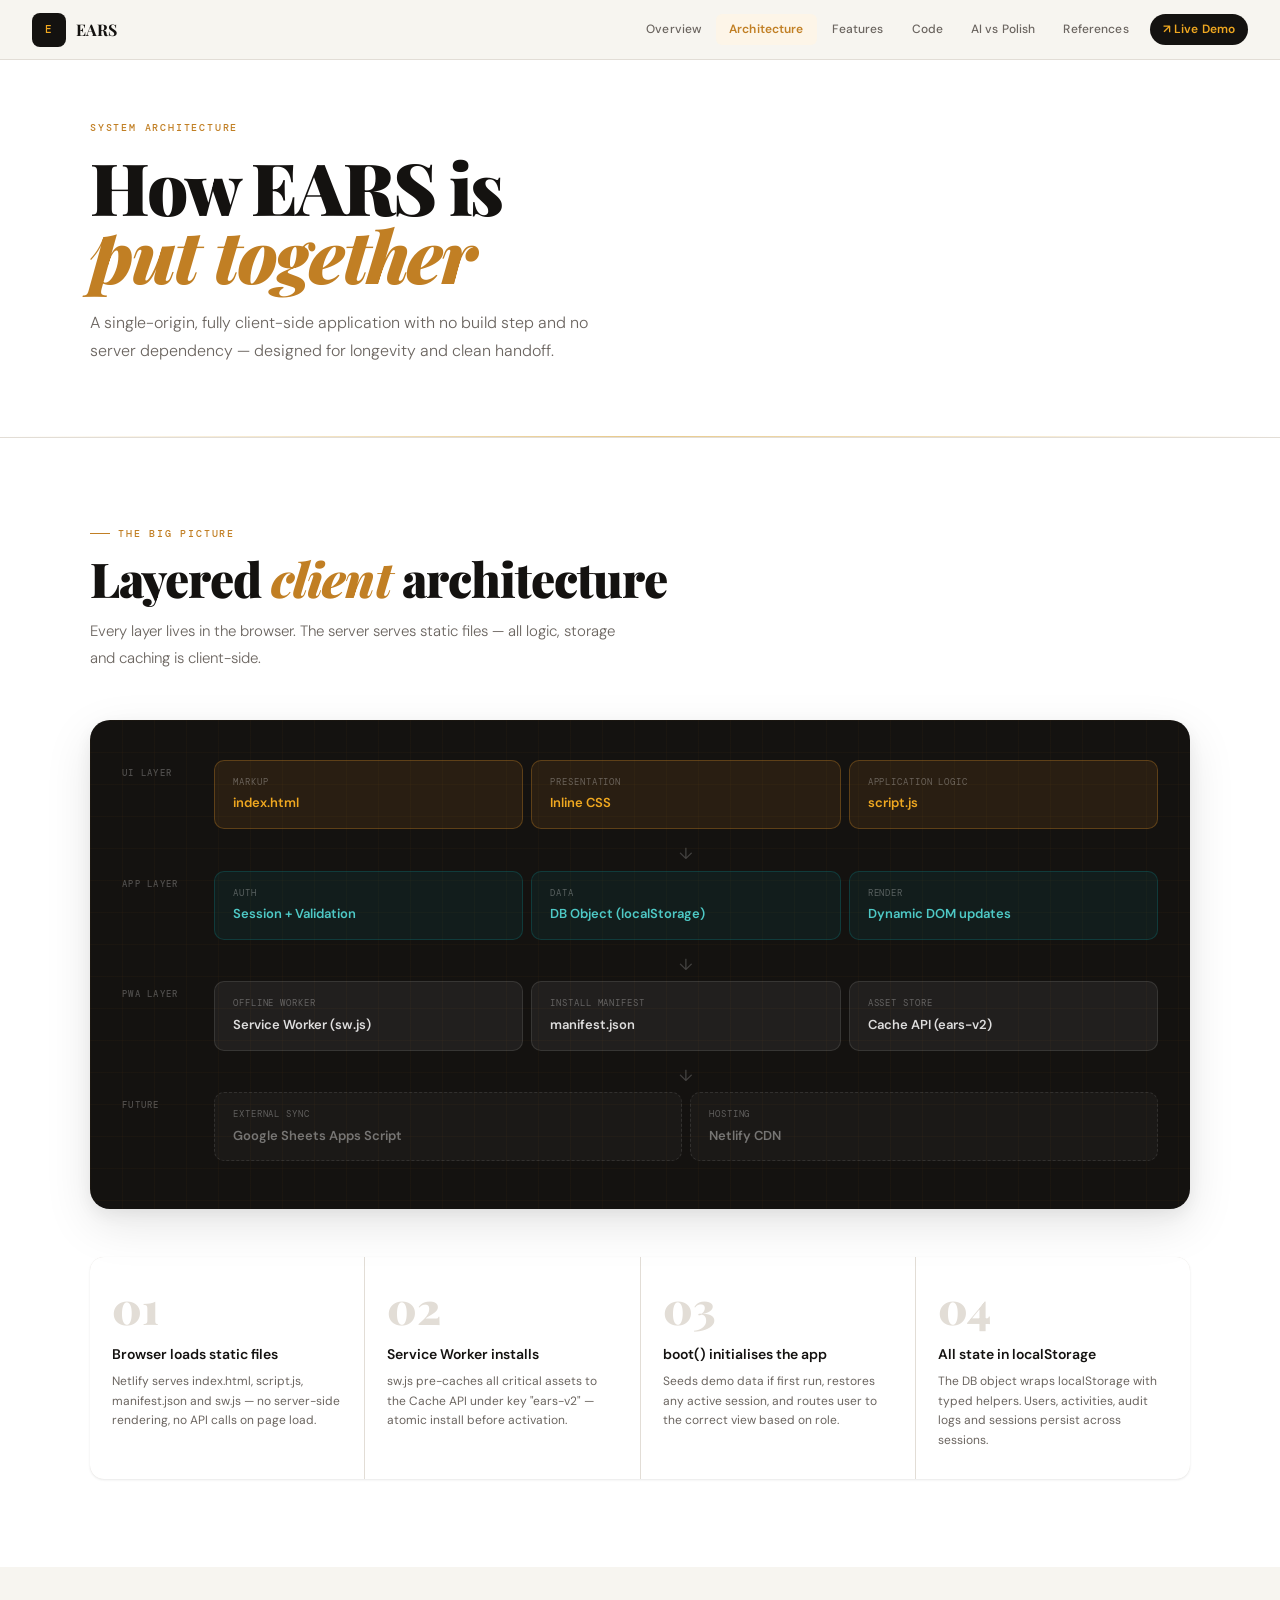
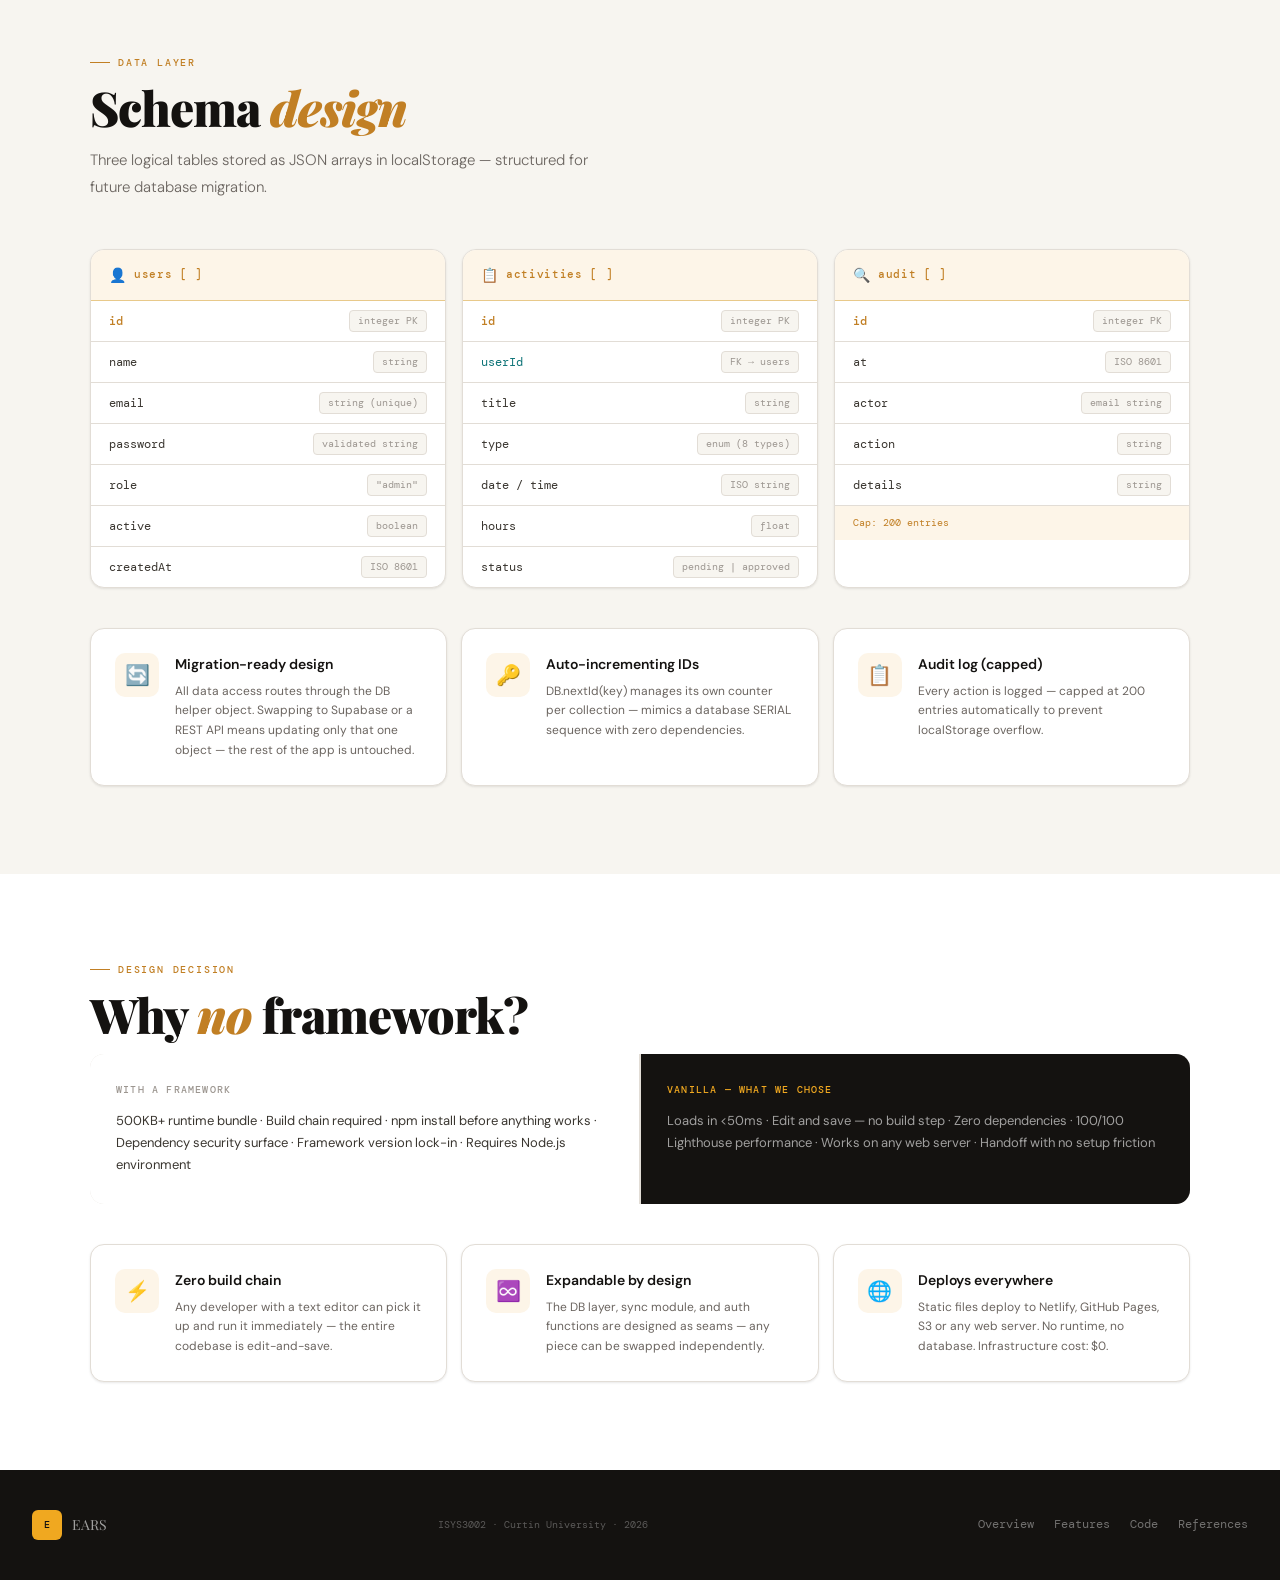
<file: architecture.html>
<!DOCTYPE html>
<html lang="en">
<head>
<meta charset="UTF-8">
<meta name="viewport" content="width=device-width, initial-scale=1.0">
<title>Architecture — EARS Showcase</title>
<link rel="stylesheet" href="shared.css">
<style>
/* ARCH DIAGRAM */
.arch-canvas {
  background: var(--ink); border-radius: 20px;
  padding: 40px 32px; margin-bottom: 48px;
  box-shadow: var(--shadow-lg); position: relative; overflow: hidden;
}
.arch-canvas::before {
  content: '';
  position: absolute; inset: 0;
  background-image: linear-gradient(rgba(193,127,36,0.04) 1px, transparent 1px),
    linear-gradient(90deg, rgba(193,127,36,0.04) 1px, transparent 1px);
  background-size: 32px 32px;
}
.arch-row-label {
  font-family: 'DM Mono', monospace; font-size: 9px; font-weight: 500;
  letter-spacing: 0.14em; text-transform: uppercase;
  color: rgba(255,255,255,0.25); width: 80px; flex-shrink: 0;
  padding-top: 6px;
}
.arch-layer { display: flex; align-items: flex-start; gap: 12px; margin-bottom: 8px; }
.arch-boxes { display: flex; gap: 8px; flex: 1; flex-wrap: wrap; }
.abox {
  background: rgba(255,255,255,0.06); border: 1px solid rgba(255,255,255,0.1);
  border-radius: 10px; padding: 14px 18px; flex: 1; min-width: 100px;
  position: relative;
}
.abox.gold { background: rgba(193,127,36,0.12); border-color: rgba(193,127,36,0.35); }
.abox.teal { background: rgba(13,115,119,0.12); border-color: rgba(13,115,119,0.35); }
.abox.dim { background: rgba(255,255,255,0.03); border-style: dashed; }
.abox-label { font-family: 'DM Mono', monospace; font-size: 9px; color: rgba(255,255,255,0.3); letter-spacing: 0.1em; text-transform: uppercase; margin-bottom: 4px; }
.abox-name { font-size: 13px; font-weight: 600; color: rgba(255,255,255,0.85); }
.abox-name.gold { color: var(--gold-bright); }
.abox-name.teal { color: #4EC9C6; }
.arch-arrow { text-align: center; font-size: 16px; color: rgba(255,255,255,0.2); padding: 4px 0; margin-left: 92px; }

/* FLOW STEPS */
.flow-steps { display: grid; grid-template-columns: repeat(auto-fit, minmax(220px,1fr)); gap: 1px; background: var(--border); border-radius: 14px; overflow: hidden; box-shadow: var(--shadow-sm); }
.flow-step { background: var(--surface); padding: 28px 22px; }
.flow-num { font-family: 'Playfair Display', serif; font-size: 44px; font-weight: 900; color: var(--border); line-height: 1; margin-bottom: 14px; }
.flow-title { font-size: 14px; font-weight: 600; color: var(--ink); margin-bottom: 6px; }
.flow-body { font-size: 12px; color: var(--ink3); line-height: 1.65; }

/* SCHEMA */
.db-schema { display: grid; grid-template-columns: repeat(auto-fit, minmax(250px,1fr)); gap: 16px; margin-bottom: 40px; }
.db-table { background: var(--surface); border: 1px solid var(--border); border-radius: 14px; overflow: hidden; box-shadow: var(--shadow-sm); }
.db-head {
  background: var(--gold-light); border-bottom: 1px solid var(--gold-mid);
  padding: 14px 18px; display: flex; align-items: center; gap: 8px;
}
.db-head-icon { font-size: 14px; }
.db-head-name { font-family: 'DM Mono', monospace; font-size: 11px; font-weight: 500; color: var(--gold); letter-spacing: 0.06em; }
.db-field { display: flex; align-items: center; justify-content: space-between; padding: 9px 18px; border-bottom: 1px solid var(--border); }
.db-field:last-child { border-bottom: none; }
.db-field-name { font-family: 'DM Mono', monospace; font-size: 12px; color: var(--ink2); }
.db-field-name.pk { color: var(--gold); font-weight: 500; }
.db-field-name.fk { color: var(--teal); }
.db-type { font-family: 'DM Mono', monospace; font-size: 10px; background: var(--bg); color: var(--ink4); padding: 2px 8px; border-radius: 4px; border: 1px solid var(--border); }

/* INFO CARDS */
.info-grid { display: grid; grid-template-columns: repeat(auto-fit, minmax(240px,1fr)); gap: 14px; }
.ic {
  background: var(--surface); border: 1px solid var(--border); border-radius: 14px; padding: 24px;
  box-shadow: var(--shadow-sm); display: flex; gap: 16px;
}
.ic-icon-wrap {
  width: 44px; height: 44px; border-radius: 10px; background: var(--gold-light);
  display: flex; align-items: center; justify-content: center; font-size: 20px; flex-shrink: 0;
}
.ic-title { font-size: 14px; font-weight: 600; color: var(--ink); margin-bottom: 6px; }
.ic-body { font-size: 12px; color: var(--ink3); line-height: 1.65; }

/* COMPARISON STRIP */
.vs-strip {
  display: grid; grid-template-columns: 1fr 1fr; gap: 2px;
  background: var(--border); border-radius: 14px; overflow: hidden; margin-bottom: 40px;
}
.vs-side { padding: 28px 26px; background: var(--surface); }
.vs-side.dark { background: var(--ink); }
.vs-label { font-family: 'DM Mono', monospace; font-size: 10px; font-weight: 500; letter-spacing: 0.12em; text-transform: uppercase; margin-bottom: 12px; }
.vs-label.light { color: var(--ink4); }
.vs-label.accent { color: var(--gold-bright); }
.vs-text { font-size: 13px; line-height: 1.7; }
.vs-text.light { color: var(--ink2); }
.vs-text.dark { color: rgba(255,255,255,0.6); }

@media(max-width:700px){
  .arch-canvas { padding: 20px 16px; }
  .arch-row-label { display: none; }
  .vs-strip { grid-template-columns: 1fr; }
}
</style>
</head>
<body>
<nav>
  <a href="index.html" class="nav-logo"><div class="logo-badge">E</div><span class="nav-wordmark">EARS</span></a>
  <div class="nav-links">
    <a href="index.html">Overview</a><a href="architecture.html" class="active">Architecture</a>
    <a href="features.html">Features</a><a href="code.html">Code</a>
    <a href="ai-vs-polish.html">AI vs Polish</a><a href="references.html">References</a>
    <a href="https://earsystem.netlify.app/" target="_blank" class="nav-live">↗ Live Demo</a>
  </div>
  <button class="nav-burger" id="burger"><span></span><span></span><span></span></button>
</nav>
<div class="nav-drawer" id="drawer">
  <a href="index.html" class="drawer-lnk">Overview</a><a href="architecture.html" class="drawer-lnk">Architecture</a>
  <a href="features.html" class="drawer-lnk">Features</a><a href="code.html" class="drawer-lnk">Code</a>
  <a href="ai-vs-polish.html" class="drawer-lnk">AI vs Polish</a><a href="references.html" class="drawer-lnk">References</a>
  <a href="https://earsystem.netlify.app/" target="_blank">↗ Live Demo</a>
</div>

<div class="page-hero">
  <div class="ph-inner reveal">
    <div class="ph-tag">System Architecture</div>
    <h1 class="ph-h1">How EARS is<br><em>put together</em></h1>
    <p class="ph-desc">A single-origin, fully client-side application with no build step and no server dependency — designed for longevity and clean handoff.</p>
  </div>
</div>

<section class="sec sec-alt">
  <div class="sec-inner">
    <div class="reveal">
      <div class="eyebrow">The big picture</div>
      <h2>Layered <em>client</em> architecture</h2>
      <p class="sec-lead">Every layer lives in the browser. The server serves static files — all logic, storage and caching is client-side.</p>
    </div>
    <div class="arch-canvas reveal">
      <div class="arch-layer">
        <div class="arch-row-label">UI Layer</div>
        <div class="arch-boxes">
          <div class="abox gold"><div class="abox-label">Markup</div><div class="abox-name gold">index.html</div></div>
          <div class="abox gold"><div class="abox-label">Presentation</div><div class="abox-name gold">Inline CSS</div></div>
          <div class="abox gold"><div class="abox-label">Application Logic</div><div class="abox-name gold">script.js</div></div>
        </div>
      </div>
      <div class="arch-arrow">↓</div>
      <div class="arch-layer">
        <div class="arch-row-label">App Layer</div>
        <div class="arch-boxes">
          <div class="abox teal"><div class="abox-label">Auth</div><div class="abox-name teal">Session + Validation</div></div>
          <div class="abox teal"><div class="abox-label">Data</div><div class="abox-name teal">DB Object (localStorage)</div></div>
          <div class="abox teal"><div class="abox-label">Render</div><div class="abox-name teal">Dynamic DOM updates</div></div>
        </div>
      </div>
      <div class="arch-arrow">↓</div>
      <div class="arch-layer">
        <div class="arch-row-label">PWA Layer</div>
        <div class="arch-boxes">
          <div class="abox"><div class="abox-label">Offline Worker</div><div class="abox-name">Service Worker (sw.js)</div></div>
          <div class="abox"><div class="abox-label">Install Manifest</div><div class="abox-name">manifest.json</div></div>
          <div class="abox"><div class="abox-label">Asset Store</div><div class="abox-name">Cache API (ears-v2)</div></div>
        </div>
      </div>
      <div class="arch-arrow">↓</div>
      <div class="arch-layer">
        <div class="arch-row-label">Future</div>
        <div class="arch-boxes">
          <div class="abox dim"><div class="abox-label">External Sync</div><div class="abox-name" style="color:rgba(255,255,255,0.4);">Google Sheets Apps Script</div></div>
          <div class="abox dim"><div class="abox-label">Hosting</div><div class="abox-name" style="color:rgba(255,255,255,0.4);">Netlify CDN</div></div>
        </div>
      </div>
    </div>
    <div class="flow-steps reveal">
      <div class="flow-step"><div class="flow-num">01</div><div class="flow-title">Browser loads static files</div><div class="flow-body">Netlify serves index.html, script.js, manifest.json and sw.js — no server-side rendering, no API calls on page load.</div></div>
      <div class="flow-step"><div class="flow-num">02</div><div class="flow-title">Service Worker installs</div><div class="flow-body">sw.js pre-caches all critical assets to the Cache API under key "ears-v2" — atomic install before activation.</div></div>
      <div class="flow-step"><div class="flow-num">03</div><div class="flow-title">boot() initialises the app</div><div class="flow-body">Seeds demo data if first run, restores any active session, and routes user to the correct view based on role.</div></div>
      <div class="flow-step"><div class="flow-num">04</div><div class="flow-title">All state in localStorage</div><div class="flow-body">The DB object wraps localStorage with typed helpers. Users, activities, audit logs and sessions persist across sessions.</div></div>
    </div>
  </div>
</section>

<section class="sec">
  <div class="sec-inner">
    <div class="reveal">
      <div class="eyebrow">Data layer</div>
      <h2>Schema <em>design</em></h2>
      <p class="sec-lead">Three logical tables stored as JSON arrays in localStorage — structured for future database migration.</p>
    </div>
    <div class="db-schema reveal">
      <div class="db-table">
        <div class="db-head"><span class="db-head-icon">👤</span><span class="db-head-name">users [ ]</span></div>
        <div class="db-field"><span class="db-field-name pk">id</span><span class="db-type">integer PK</span></div>
        <div class="db-field"><span class="db-field-name">name</span><span class="db-type">string</span></div>
        <div class="db-field"><span class="db-field-name">email</span><span class="db-type">string (unique)</span></div>
        <div class="db-field"><span class="db-field-name">password</span><span class="db-type">validated string</span></div>
        <div class="db-field"><span class="db-field-name">role</span><span class="db-type">"admin"</span></div>
        <div class="db-field"><span class="db-field-name">active</span><span class="db-type">boolean</span></div>
        <div class="db-field"><span class="db-field-name">createdAt</span><span class="db-type">ISO 8601</span></div>
      </div>
      <div class="db-table">
        <div class="db-head"><span class="db-head-icon">📋</span><span class="db-head-name">activities [ ]</span></div>
        <div class="db-field"><span class="db-field-name pk">id</span><span class="db-type">integer PK</span></div>
        <div class="db-field"><span class="db-field-name fk">userId</span><span class="db-type">FK → users</span></div>
        <div class="db-field"><span class="db-field-name">title</span><span class="db-type">string</span></div>
        <div class="db-field"><span class="db-field-name">type</span><span class="db-type">enum (8 types)</span></div>
        <div class="db-field"><span class="db-field-name">date / time</span><span class="db-type">ISO string</span></div>
        <div class="db-field"><span class="db-field-name">hours</span><span class="db-type">float</span></div>
        <div class="db-field"><span class="db-field-name">status</span><span class="db-type">pending | approved</span></div>
      </div>
      <div class="db-table">
        <div class="db-head"><span class="db-head-icon">🔍</span><span class="db-head-name">audit [ ]</span></div>
        <div class="db-field"><span class="db-field-name pk">id</span><span class="db-type">integer PK</span></div>
        <div class="db-field"><span class="db-field-name">at</span><span class="db-type">ISO 8601</span></div>
        <div class="db-field"><span class="db-field-name">actor</span><span class="db-type">email string</span></div>
        <div class="db-field"><span class="db-field-name">action</span><span class="db-type">string</span></div>
        <div class="db-field"><span class="db-field-name">details</span><span class="db-type">string</span></div>
        <div class="db-field" style="background:var(--gold-light);"><span style="font-family:'DM Mono',monospace;font-size:10px;color:var(--gold);">Cap: 200 entries</span><span></span></div>
      </div>
    </div>
    <div class="info-grid reveal">
      <div class="ic"><div class="ic-icon-wrap">🔄</div><div><div class="ic-title">Migration-ready design</div><div class="ic-body">All data access routes through the DB helper object. Swapping to Supabase or a REST API means updating only that one object — the rest of the app is untouched.</div></div></div>
      <div class="ic"><div class="ic-icon-wrap">🔑</div><div><div class="ic-title">Auto-incrementing IDs</div><div class="ic-body">DB.nextId(key) manages its own counter per collection — mimics a database SERIAL sequence with zero dependencies.</div></div></div>
      <div class="ic"><div class="ic-icon-wrap">📋</div><div><div class="ic-title">Audit log (capped)</div><div class="ic-body">Every action is logged — capped at 200 entries automatically to prevent localStorage overflow.</div></div></div>
    </div>
  </div>
</section>

<section class="sec sec-alt">
  <div class="sec-inner">
    <div class="reveal">
      <div class="eyebrow">Design decision</div>
      <h2>Why <em>no</em> framework?</h2>
    </div>
    <div class="vs-strip reveal">
      <div class="vs-side">
        <div class="vs-label light">With a framework</div>
        <div class="vs-text light">500KB+ runtime bundle · Build chain required · npm install before anything works · Dependency security surface · Framework version lock-in · Requires Node.js environment</div>
      </div>
      <div class="vs-side dark">
        <div class="vs-label accent">Vanilla — what we chose</div>
        <div class="vs-text dark">Loads in &lt;50ms · Edit and save — no build step · Zero dependencies · 100/100 Lighthouse performance · Works on any web server · Handoff with no setup friction</div>
      </div>
    </div>
    <div class="info-grid reveal">
      <div class="ic"><div class="ic-icon-wrap">⚡</div><div><div class="ic-title">Zero build chain</div><div class="ic-body">Any developer with a text editor can pick it up and run it immediately — the entire codebase is edit-and-save.</div></div></div>
      <div class="ic"><div class="ic-icon-wrap">♾️</div><div><div class="ic-title">Expandable by design</div><div class="ic-body">The DB layer, sync module, and auth functions are designed as seams — any piece can be swapped independently.</div></div></div>
      <div class="ic"><div class="ic-icon-wrap">🌐</div><div><div class="ic-title">Deploys everywhere</div><div class="ic-body">Static files deploy to Netlify, GitHub Pages, S3 or any web server. No runtime, no database. Infrastructure cost: $0.</div></div></div>
    </div>
  </div>
</section>

<footer>
  <div class="f-logo"><div class="f-logo-badge">E</div><span class="f-wordmark">EARS</span></div>
  <div class="f-meta">ISYS3002 · Curtin University · 2026</div>
  <div class="f-links"><a href="index.html">Overview</a><a href="features.html">Features</a><a href="code.html">Code</a><a href="references.html">References</a></div>
</footer>
<script>
const io=new IntersectionObserver(e=>e.forEach(x=>{if(x.isIntersecting){x.target.classList.add('in');io.unobserve(x.target);}}),{threshold:.07});
document.querySelectorAll('.reveal,.reveal-left,.reveal-right').forEach(el=>io.observe(el));
const burger=document.getElementById('burger'),drawer=document.getElementById('drawer');
burger.addEventListener('click',()=>{burger.classList.toggle('open');drawer.classList.toggle('open');});
document.querySelectorAll('.drawer-lnk').forEach(a=>a.addEventListener('click',()=>{burger.classList.remove('open');drawer.classList.remove('open');}));
</script>
</body>
</html>
</file>
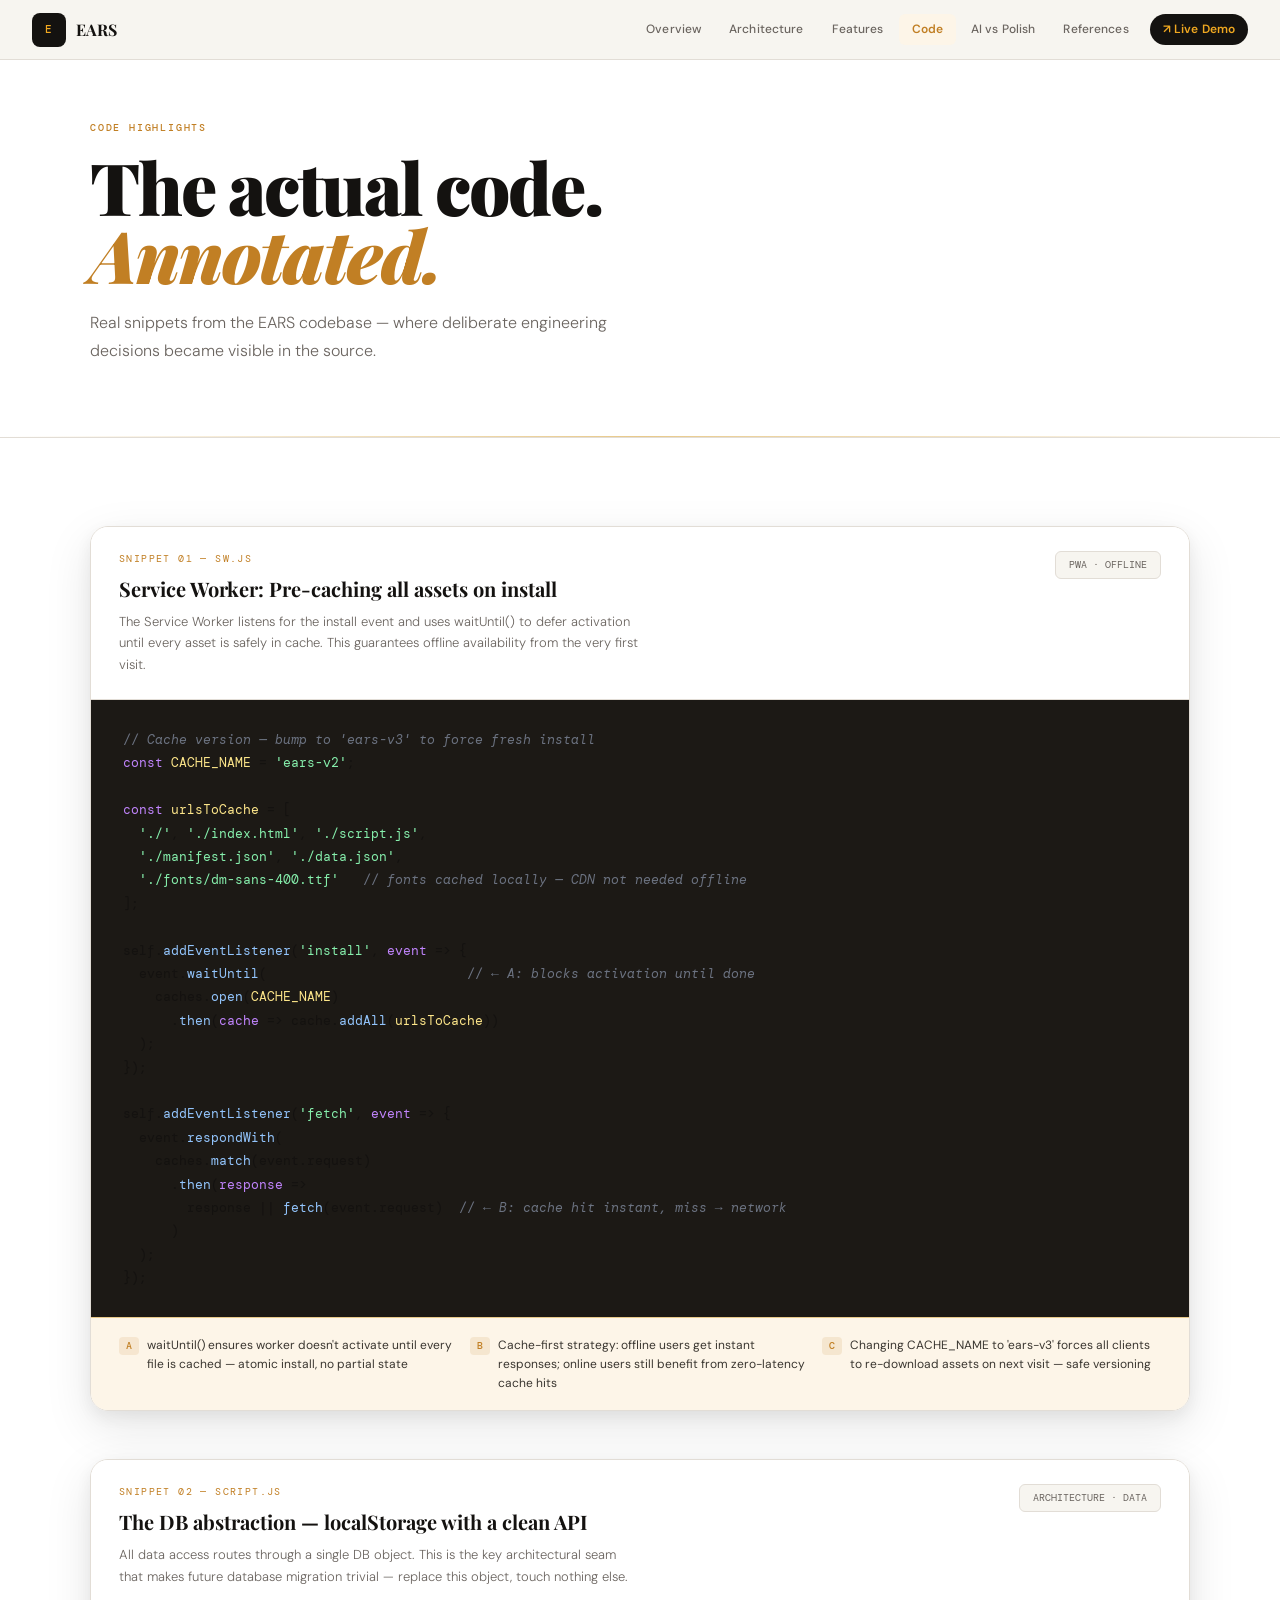
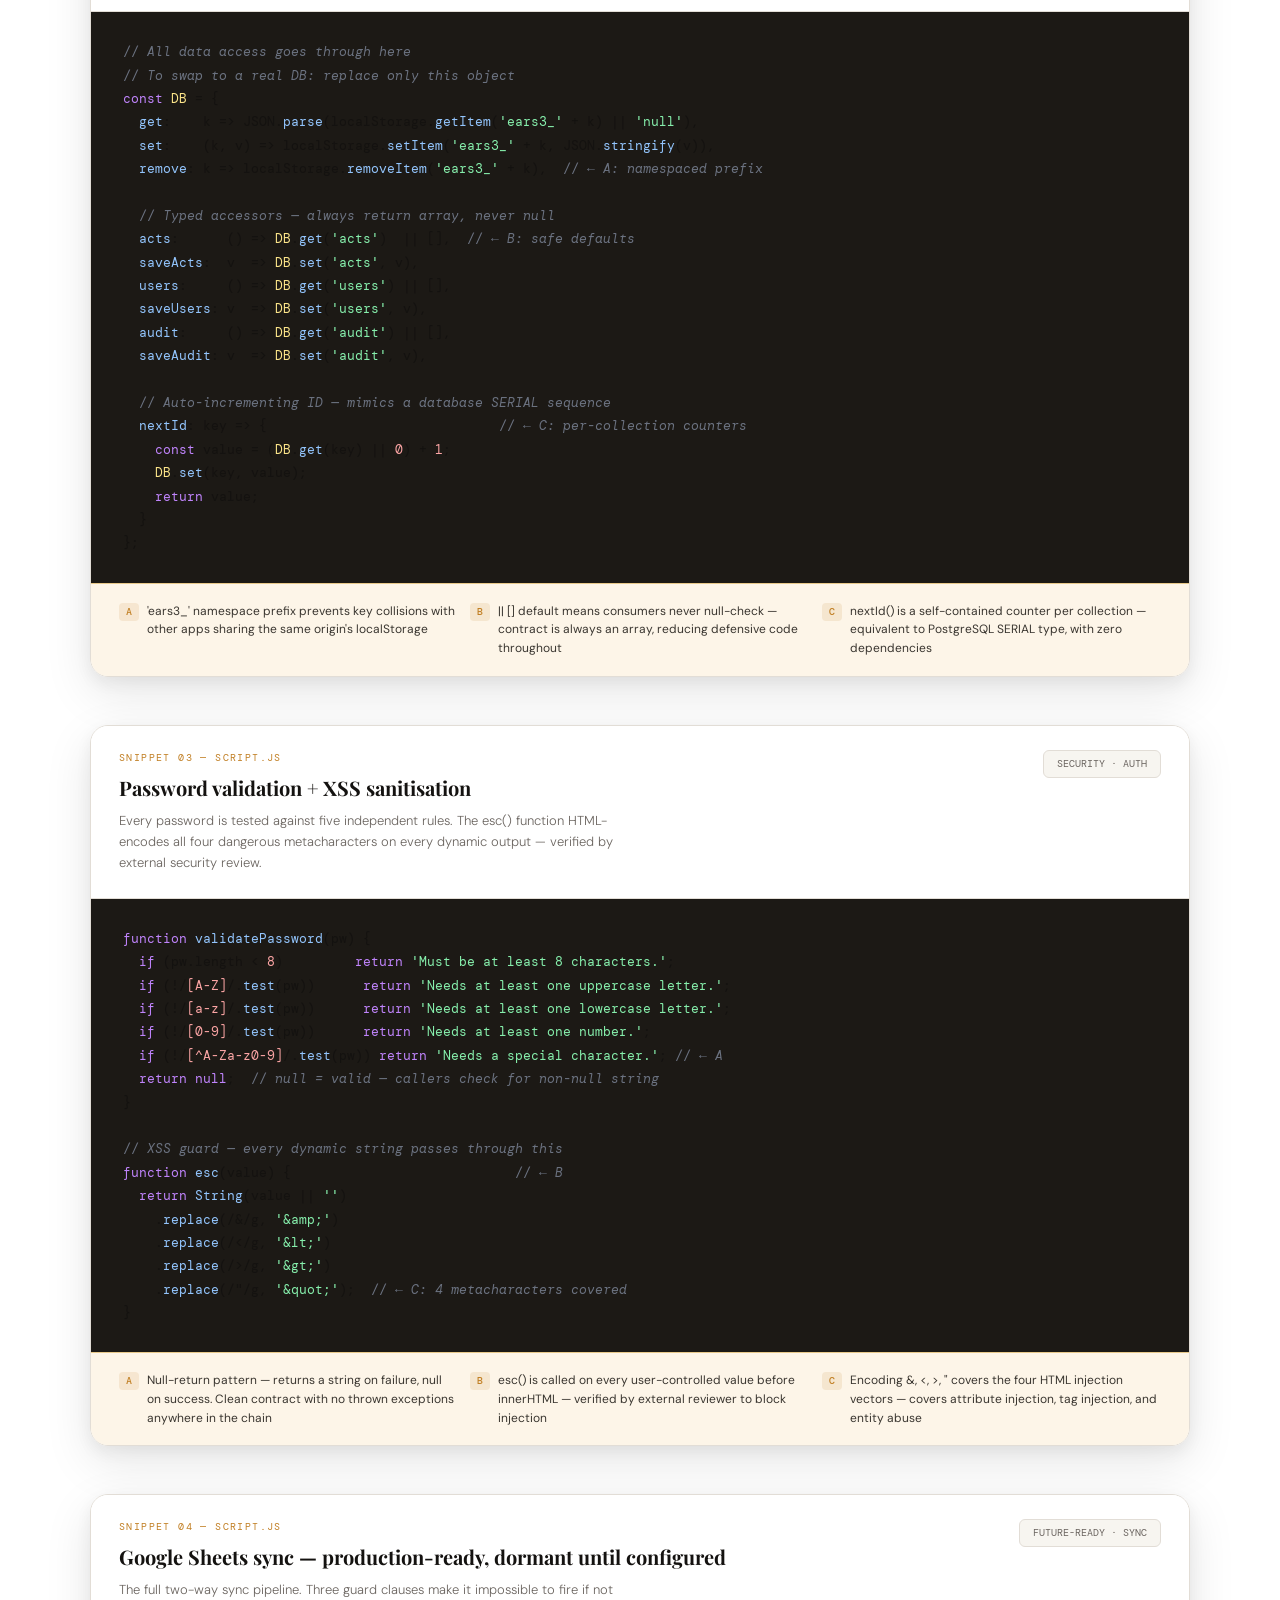
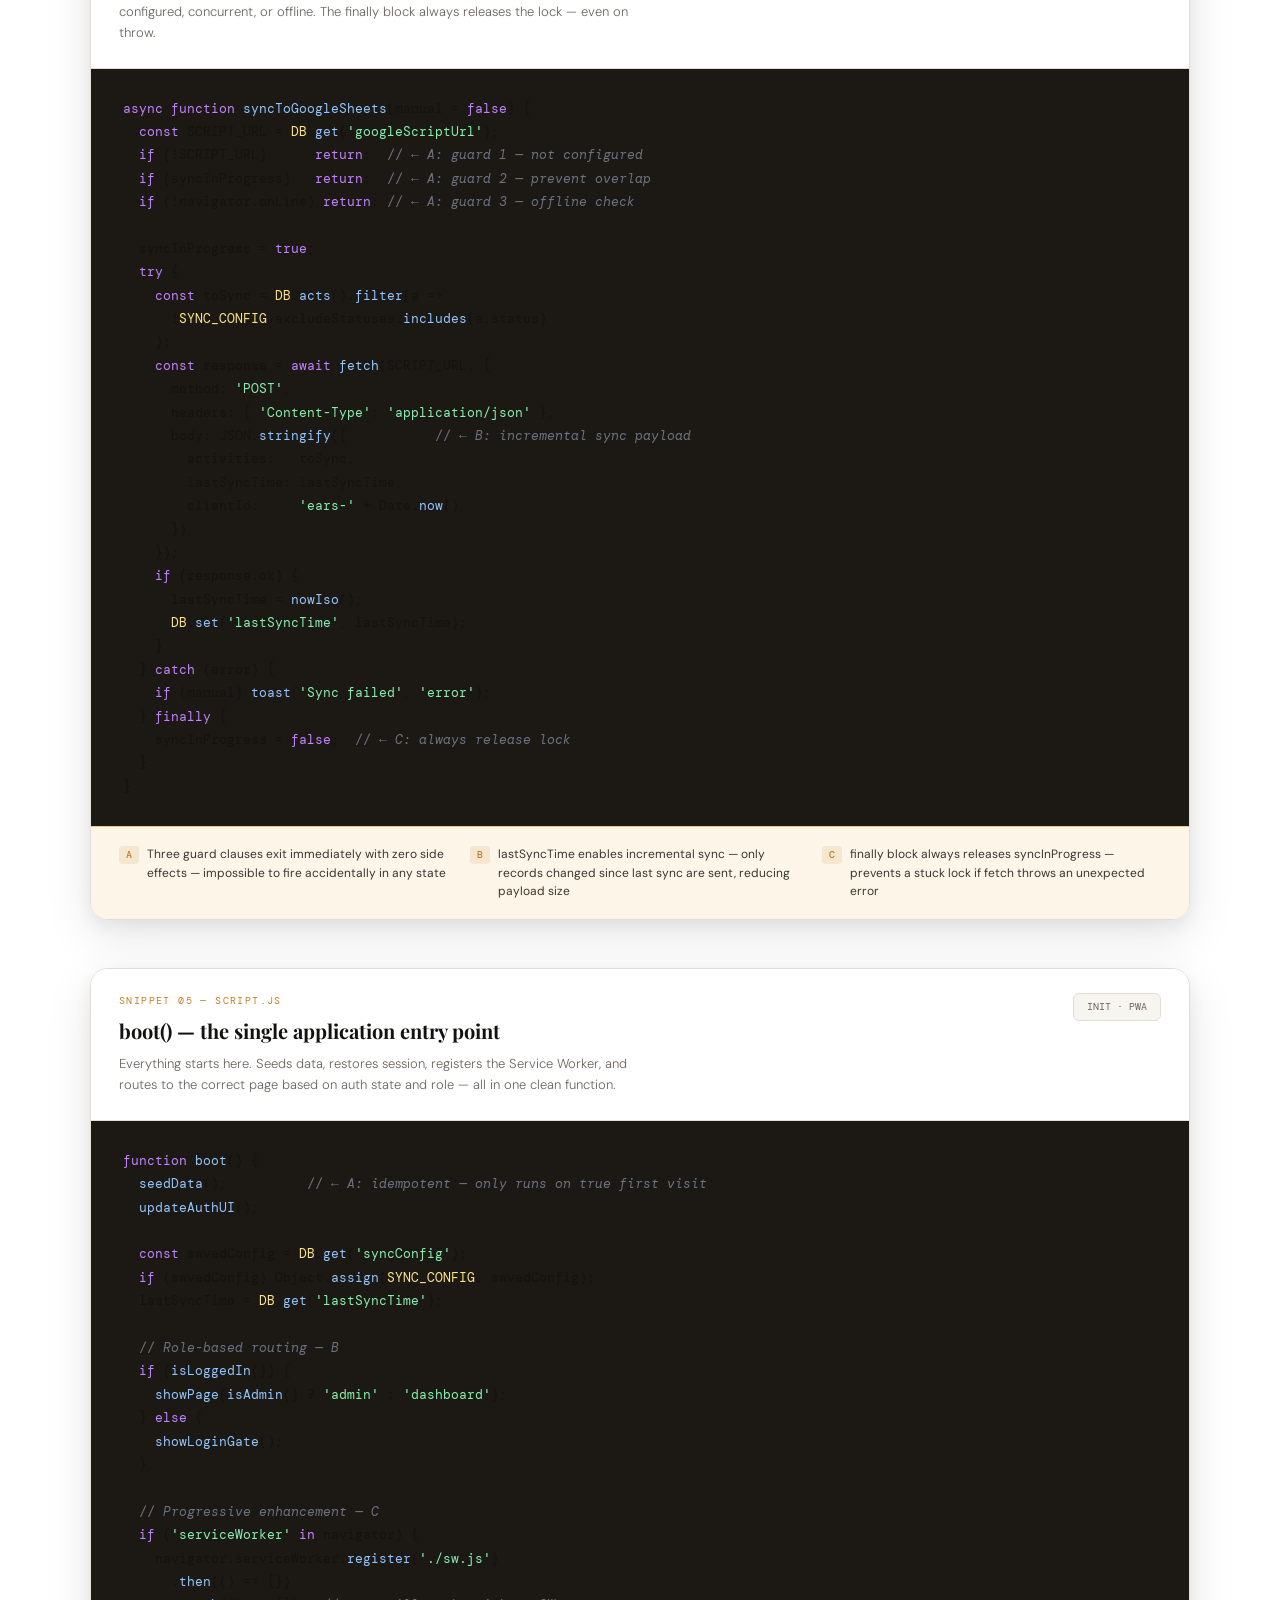
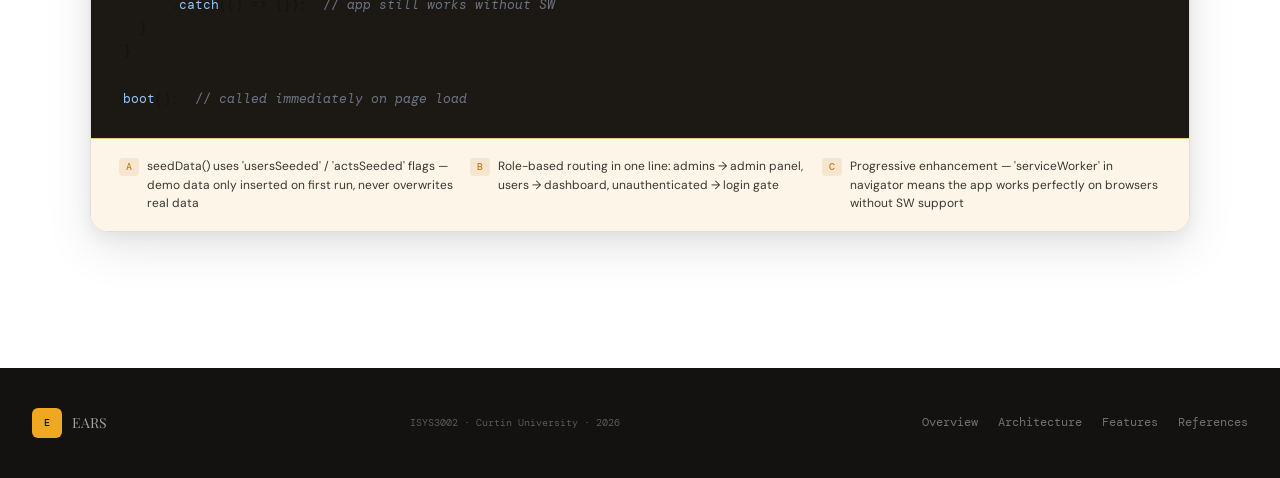
<file: code.html>
<!DOCTYPE html>
<html lang="en">
<head>
<meta charset="UTF-8"><meta name="viewport" content="width=device-width, initial-scale=1.0">
<title>Code Highlights — EARS Showcase</title>
<link rel="stylesheet" href="shared.css">
<style>
.snippet-block { margin-bottom: 48px; border-radius: 18px; overflow: hidden; box-shadow: var(--shadow-lg); border: 1px solid var(--border); }
.snippet-header { display: flex; align-items: flex-start; justify-content: space-between; padding: 24px 28px; background: var(--surface); border-bottom: 1px solid var(--border); gap: 16px; flex-wrap: wrap; }
.sh-left { flex: 1; min-width: 200px; }
.sh-num { font-family: 'DM Mono', monospace; font-size: 10px; color: var(--gold); letter-spacing: 0.14em; text-transform: uppercase; margin-bottom: 6px; }
.sh-title { font-family: 'Playfair Display', serif; font-size: 20px; font-weight: 700; color: var(--ink); margin-bottom: 6px; }
.sh-desc { font-size: 13px; color: var(--ink3); line-height: 1.65; max-width: 520px; font-weight: 300; }
.sh-tag { font-family: 'DM Mono', monospace; font-size: 10px; padding: 5px 13px; border-radius: 6px; border: 1px solid var(--border); color: var(--ink3); background: var(--bg); white-space: nowrap; align-self: flex-start; }
.code-area { background: var(--code-bg); overflow-x: auto; -webkit-overflow-scrolling: touch; }
.code-area pre { font-family: 'DM Mono', monospace; font-size: 13px; line-height: 1.8; padding: 28px 32px; min-width: max-content; }
.ck { color: #C084FC; }
.cs { color: #86EFAC; }
.cn { color: #FCA5A5; }
.cc { color: #6B7280; font-style: italic; }
.cf { color: #93C5FD; }
.cp { color: #FDE68A; }
.annotations { padding: 18px 28px; background: var(--gold-light); border-top: 1px solid var(--gold-mid); }
.ann-grid { display: grid; grid-template-columns: repeat(auto-fit, minmax(200px,1fr)); gap: 12px; }
.ann-item { display: flex; align-items: flex-start; gap: 8px; }
.ann-m { font-family: 'DM Mono', monospace; font-size: 10px; font-weight: 500; color: var(--gold); background: rgba(193,127,36,0.12); border-radius: 4px; padding: 1px 7px; flex-shrink: 0; margin-top: 1px; }
.ann-t { font-size: 12px; color: var(--ink2); line-height: 1.55; }
@media(max-width:768px){ .code-area pre{font-size:11px;padding:18px 20px;} .snippet-header{padding:18px 20px;} }
</style>
</head>
<body>
<nav>
  <a href="index.html" class="nav-logo"><div class="logo-badge">E</div><span class="nav-wordmark">EARS</span></a>
  <div class="nav-links">
    <a href="index.html">Overview</a><a href="architecture.html">Architecture</a>
    <a href="features.html">Features</a><a href="code.html" class="active">Code</a>
    <a href="ai-vs-polish.html">AI vs Polish</a><a href="references.html">References</a>
    <a href="https://earsystem.netlify.app/" target="_blank" class="nav-live">↗ Live Demo</a>
  </div>
  <button class="nav-burger" id="burger"><span></span><span></span><span></span></button>
</nav>
<div class="nav-drawer" id="drawer">
  <a href="index.html" class="drawer-lnk">Overview</a><a href="architecture.html" class="drawer-lnk">Architecture</a>
  <a href="features.html" class="drawer-lnk">Features</a><a href="code.html" class="drawer-lnk">Code</a>
  <a href="ai-vs-polish.html" class="drawer-lnk">AI vs Polish</a><a href="references.html" class="drawer-lnk">References</a>
  <a href="https://earsystem.netlify.app/" target="_blank">↗ Live Demo</a>
</div>

<div class="page-hero">
  <div class="ph-inner reveal">
    <div class="ph-tag">Code Highlights</div>
    <h1 class="ph-h1">The actual code.<br><em>Annotated.</em></h1>
    <p class="ph-desc">Real snippets from the EARS codebase — where deliberate engineering decisions became visible in the source.</p>
  </div>
</div>

<section class="sec sec-alt">
  <div class="sec-inner">

    <div class="snippet-block reveal">
      <div class="snippet-header">
        <div class="sh-left"><div class="sh-num">Snippet 01 — sw.js</div><div class="sh-title">Service Worker: Pre-caching all assets on install</div><div class="sh-desc">The Service Worker listens for the install event and uses waitUntil() to defer activation until every asset is safely in cache. This guarantees offline availability from the very first visit.</div></div>
        <div class="sh-tag">PWA · OFFLINE</div>
      </div>
      <div class="code-area"><pre><span class="cc">// Cache version — bump to 'ears-v3' to force fresh install</span>
<span class="ck">const</span> <span class="cp">CACHE_NAME</span> = <span class="cs">'ears-v2'</span>;

<span class="ck">const</span> <span class="cp">urlsToCache</span> = [
  <span class="cs">'./'</span>, <span class="cs">'./index.html'</span>, <span class="cs">'./script.js'</span>,
  <span class="cs">'./manifest.json'</span>, <span class="cs">'./data.json'</span>,
  <span class="cs">'./fonts/dm-sans-400.ttf'</span>   <span class="cc">// fonts cached locally — CDN not needed offline</span>
];

self.<span class="cf">addEventListener</span>(<span class="cs">'install'</span>, <span class="ck">event</span> => {
  event.<span class="cf">waitUntil</span>(                         <span class="cc">// ← A: blocks activation until done</span>
    caches.<span class="cf">open</span>(<span class="cp">CACHE_NAME</span>)
      .<span class="cf">then</span>(<span class="ck">cache</span> => cache.<span class="cf">addAll</span>(<span class="cp">urlsToCache</span>))
  );
});

self.<span class="cf">addEventListener</span>(<span class="cs">'fetch'</span>, <span class="ck">event</span> => {
  event.<span class="cf">respondWith</span>(
    caches.<span class="cf">match</span>(event.request)
      .<span class="cf">then</span>(<span class="ck">response</span> =>
        response || <span class="cf">fetch</span>(event.request)  <span class="cc">// ← B: cache hit instant, miss → network</span>
      )
  );
});</pre></div>
      <div class="annotations"><div class="ann-grid">
        <div class="ann-item"><span class="ann-m">A</span><span class="ann-t">waitUntil() ensures worker doesn't activate until every file is cached — atomic install, no partial state</span></div>
        <div class="ann-item"><span class="ann-m">B</span><span class="ann-t">Cache-first strategy: offline users get instant responses; online users still benefit from zero-latency cache hits</span></div>
        <div class="ann-item"><span class="ann-m">C</span><span class="ann-t">Changing CACHE_NAME to 'ears-v3' forces all clients to re-download assets on next visit — safe versioning</span></div>
      </div></div>
    </div>

    <div class="snippet-block reveal">
      <div class="snippet-header">
        <div class="sh-left"><div class="sh-num">Snippet 02 — script.js</div><div class="sh-title">The DB abstraction — localStorage with a clean API</div><div class="sh-desc">All data access routes through a single DB object. This is the key architectural seam that makes future database migration trivial — replace this object, touch nothing else.</div></div>
        <div class="sh-tag">ARCHITECTURE · DATA</div>
      </div>
      <div class="code-area"><pre><span class="cc">// All data access goes through here</span>
<span class="cc">// To swap to a real DB: replace only this object</span>
<span class="ck">const</span> <span class="cp">DB</span> = {
  <span class="cf">get</span>:    k => JSON.<span class="cf">parse</span>(localStorage.<span class="cf">getItem</span>(<span class="cs">'ears3_'</span> + k) || <span class="cs">'null'</span>),
  <span class="cf">set</span>:    (k, v) => localStorage.<span class="cf">setItem</span>(<span class="cs">'ears3_'</span> + k, JSON.<span class="cf">stringify</span>(v)),
  <span class="cf">remove</span>: k => localStorage.<span class="cf">removeItem</span>(<span class="cs">'ears3_'</span> + k),  <span class="cc">// ← A: namespaced prefix</span>

  <span class="cc">// Typed accessors — always return array, never null</span>
  <span class="cf">acts</span>:      () => <span class="cp">DB</span>.<span class="cf">get</span>(<span class="cs">'acts'</span>)  || [],  <span class="cc">// ← B: safe defaults</span>
  <span class="cf">saveActs</span>:  v  => <span class="cp">DB</span>.<span class="cf">set</span>(<span class="cs">'acts'</span>, v),
  <span class="cf">users</span>:     () => <span class="cp">DB</span>.<span class="cf">get</span>(<span class="cs">'users'</span>) || [],
  <span class="cf">saveUsers</span>: v  => <span class="cp">DB</span>.<span class="cf">set</span>(<span class="cs">'users'</span>, v),
  <span class="cf">audit</span>:     () => <span class="cp">DB</span>.<span class="cf">get</span>(<span class="cs">'audit'</span>) || [],
  <span class="cf">saveAudit</span>: v  => <span class="cp">DB</span>.<span class="cf">set</span>(<span class="cs">'audit'</span>, v),

  <span class="cc">// Auto-incrementing ID — mimics a database SERIAL sequence</span>
  <span class="cf">nextId</span>: key => {                             <span class="cc">// ← C: per-collection counters</span>
    <span class="ck">const</span> value = (<span class="cp">DB</span>.<span class="cf">get</span>(key) || <span class="cn">0</span>) + <span class="cn">1</span>;
    <span class="cp">DB</span>.<span class="cf">set</span>(key, value);
    <span class="ck">return</span> value;
  }
};</pre></div>
      <div class="annotations"><div class="ann-grid">
        <div class="ann-item"><span class="ann-m">A</span><span class="ann-t">'ears3_' namespace prefix prevents key collisions with other apps sharing the same origin's localStorage</span></div>
        <div class="ann-item"><span class="ann-m">B</span><span class="ann-t">|| [] default means consumers never null-check — contract is always an array, reducing defensive code throughout</span></div>
        <div class="ann-item"><span class="ann-m">C</span><span class="ann-t">nextId() is a self-contained counter per collection — equivalent to PostgreSQL SERIAL type, with zero dependencies</span></div>
      </div></div>
    </div>

    <div class="snippet-block reveal">
      <div class="snippet-header">
        <div class="sh-left"><div class="sh-num">Snippet 03 — script.js</div><div class="sh-title">Password validation + XSS sanitisation</div><div class="sh-desc">Every password is tested against five independent rules. The esc() function HTML-encodes all four dangerous metacharacters on every dynamic output — verified by external security review.</div></div>
        <div class="sh-tag">SECURITY · AUTH</div>
      </div>
      <div class="code-area"><pre><span class="ck">function</span> <span class="cf">validatePassword</span>(pw) {
  <span class="ck">if</span> (pw.length < <span class="cn">8</span>)         <span class="ck">return</span> <span class="cs">'Must be at least 8 characters.'</span>;
  <span class="ck">if</span> (!/<span class="cn">[A-Z]</span>/.<span class="cf">test</span>(pw))      <span class="ck">return</span> <span class="cs">'Needs at least one uppercase letter.'</span>;
  <span class="ck">if</span> (!/<span class="cn">[a-z]</span>/.<span class="cf">test</span>(pw))      <span class="ck">return</span> <span class="cs">'Needs at least one lowercase letter.'</span>;
  <span class="ck">if</span> (!/<span class="cn">[0-9]</span>/.<span class="cf">test</span>(pw))      <span class="ck">return</span> <span class="cs">'Needs at least one number.'</span>;
  <span class="ck">if</span> (!/<span class="cn">[^A-Za-z0-9]</span>/.<span class="cf">test</span>(pw)) <span class="ck">return</span> <span class="cs">'Needs a special character.'</span>; <span class="cc">// ← A</span>
  <span class="ck">return</span> <span class="ck">null</span>;  <span class="cc">// null = valid — callers check for non-null string</span>
}

<span class="cc">// XSS guard — every dynamic string passes through this</span>
<span class="ck">function</span> <span class="cf">esc</span>(value) {                            <span class="cc">// ← B</span>
  <span class="ck">return</span> <span class="cf">String</span>(value || <span class="cs">''</span>)
    .<span class="cf">replace</span>(/&amp;/g, <span class="cs">'&amp;amp;'</span>)
    .<span class="cf">replace</span>(/&lt;/g, <span class="cs">'&amp;lt;'</span>)
    .<span class="cf">replace</span>(/&gt;/g, <span class="cs">'&amp;gt;'</span>)
    .<span class="cf">replace</span>(/"/g, <span class="cs">'&amp;quot;'</span>);  <span class="cc">// ← C: 4 metacharacters covered</span>
}</pre></div>
      <div class="annotations"><div class="ann-grid">
        <div class="ann-item"><span class="ann-m">A</span><span class="ann-t">Null-return pattern — returns a string on failure, null on success. Clean contract with no thrown exceptions anywhere in the chain</span></div>
        <div class="ann-item"><span class="ann-m">B</span><span class="ann-t">esc() is called on every user-controlled value before innerHTML — verified by external reviewer to block injection</span></div>
        <div class="ann-item"><span class="ann-m">C</span><span class="ann-t">Encoding &amp;, &lt;, &gt;, " covers the four HTML injection vectors — covers attribute injection, tag injection, and entity abuse</span></div>
      </div></div>
    </div>

    <div class="snippet-block reveal">
      <div class="snippet-header">
        <div class="sh-left"><div class="sh-num">Snippet 04 — script.js</div><div class="sh-title">Google Sheets sync — production-ready, dormant until configured</div><div class="sh-desc">The full two-way sync pipeline. Three guard clauses make it impossible to fire if not configured, concurrent, or offline. The finally block always releases the lock — even on throw.</div></div>
        <div class="sh-tag">FUTURE-READY · SYNC</div>
      </div>
      <div class="code-area"><pre><span class="ck">async function</span> <span class="cf">syncToGoogleSheets</span>(manual = <span class="ck">false</span>) {
  <span class="ck">const</span> SCRIPT_URL = <span class="cp">DB</span>.<span class="cf">get</span>(<span class="cs">'googleScriptUrl'</span>);
  <span class="ck">if</span> (!SCRIPT_URL)      <span class="ck">return</span>;  <span class="cc">// ← A: guard 1 — not configured</span>
  <span class="ck">if</span> (syncInProgress)   <span class="ck">return</span>;  <span class="cc">// ← A: guard 2 — prevent overlap</span>
  <span class="ck">if</span> (!navigator.onLine) <span class="ck">return</span>; <span class="cc">// ← A: guard 3 — offline check</span>

  syncInProgress = <span class="ck">true</span>;
  <span class="ck">try</span> {
    <span class="ck">const</span> toSync = <span class="cp">DB</span>.<span class="cf">acts</span>().<span class="cf">filter</span>(a =>
      !<span class="cp">SYNC_CONFIG</span>.excludeStatuses.<span class="cf">includes</span>(a.status)
    );
    <span class="ck">const</span> response = <span class="ck">await</span> <span class="cf">fetch</span>(SCRIPT_URL, {
      method: <span class="cs">'POST'</span>,
      headers: { <span class="cs">'Content-Type'</span>: <span class="cs">'application/json'</span> },
      body: JSON.<span class="cf">stringify</span>({           <span class="cc">// ← B: incremental sync payload</span>
        activities:   toSync,
        lastSyncTime: lastSyncTime,
        clientId:     <span class="cs">'ears-'</span> + Date.<span class="cf">now</span>()
      })
    });
    <span class="ck">if</span> (response.ok) {
      lastSyncTime = <span class="cf">nowIso</span>();
      <span class="cp">DB</span>.<span class="cf">set</span>(<span class="cs">'lastSyncTime'</span>, lastSyncTime);
    }
  } <span class="ck">catch</span> (error) {
    <span class="ck">if</span> (manual) <span class="cf">toast</span>(<span class="cs">'Sync failed'</span>, <span class="cs">'error'</span>);
  } <span class="ck">finally</span> {
    syncInProgress = <span class="ck">false</span>;  <span class="cc">// ← C: always release lock</span>
  }
}</pre></div>
      <div class="annotations"><div class="ann-grid">
        <div class="ann-item"><span class="ann-m">A</span><span class="ann-t">Three guard clauses exit immediately with zero side effects — impossible to fire accidentally in any state</span></div>
        <div class="ann-item"><span class="ann-m">B</span><span class="ann-t">lastSyncTime enables incremental sync — only records changed since last sync are sent, reducing payload size</span></div>
        <div class="ann-item"><span class="ann-m">C</span><span class="ann-t">finally block always releases syncInProgress — prevents a stuck lock if fetch throws an unexpected error</span></div>
      </div></div>
    </div>

    <div class="snippet-block reveal">
      <div class="snippet-header">
        <div class="sh-left"><div class="sh-num">Snippet 05 — script.js</div><div class="sh-title">boot() — the single application entry point</div><div class="sh-desc">Everything starts here. Seeds data, restores session, registers the Service Worker, and routes to the correct page based on auth state and role — all in one clean function.</div></div>
        <div class="sh-tag">INIT · PWA</div>
      </div>
      <div class="code-area"><pre><span class="ck">function</span> <span class="cf">boot</span>() {
  <span class="cf">seedData</span>();          <span class="cc">// ← A: idempotent — only runs on true first visit</span>
  <span class="cf">updateAuthUI</span>();

  <span class="ck">const</span> savedConfig = <span class="cp">DB</span>.<span class="cf">get</span>(<span class="cs">'syncConfig'</span>);
  <span class="ck">if</span> (savedConfig) Object.<span class="cf">assign</span>(<span class="cp">SYNC_CONFIG</span>, savedConfig);
  lastSyncTime = <span class="cp">DB</span>.<span class="cf">get</span>(<span class="cs">'lastSyncTime'</span>);

  <span class="cc">// Role-based routing — B</span>
  <span class="ck">if</span> (<span class="cf">isLoggedIn</span>()) {
    <span class="cf">showPage</span>(<span class="cf">isAdmin</span>() ? <span class="cs">'admin'</span> : <span class="cs">'dashboard'</span>);
  } <span class="ck">else</span> {
    <span class="cf">showLoginGate</span>();
  }

  <span class="cc">// Progressive enhancement — C</span>
  <span class="ck">if</span> (<span class="cs">'serviceWorker'</span> <span class="ck">in</span> navigator) {
    navigator.serviceWorker.<span class="cf">register</span>(<span class="cs">'./sw.js'</span>)
      .<span class="cf">then</span>(() => {})
      .<span class="cf">catch</span>(() => {});  <span class="cc">// app still works without SW</span>
  }
}

<span class="cf">boot</span>();  <span class="cc">// called immediately on page load</span></pre></div>
      <div class="annotations"><div class="ann-grid">
        <div class="ann-item"><span class="ann-m">A</span><span class="ann-t">seedData() uses 'usersSeeded' / 'actsSeeded' flags — demo data only inserted on first run, never overwrites real data</span></div>
        <div class="ann-item"><span class="ann-m">B</span><span class="ann-t">Role-based routing in one line: admins → admin panel, users → dashboard, unauthenticated → login gate</span></div>
        <div class="ann-item"><span class="ann-m">C</span><span class="ann-t">Progressive enhancement — 'serviceWorker' in navigator means the app works perfectly on browsers without SW support</span></div>
      </div></div>
    </div>

  </div>
</section>

<footer>
  <div class="f-logo"><div class="f-logo-badge">E</div><span class="f-wordmark">EARS</span></div>
  <div class="f-meta">ISYS3002 · Curtin University · 2026</div>
  <div class="f-links"><a href="index.html">Overview</a><a href="architecture.html">Architecture</a><a href="features.html">Features</a><a href="references.html">References</a></div>
</footer>
<script>
const io=new IntersectionObserver(e=>e.forEach(x=>{if(x.isIntersecting){x.target.classList.add('in');io.unobserve(x.target);}}),{threshold:.04});
document.querySelectorAll('.reveal,.reveal-left,.reveal-right').forEach(el=>io.observe(el));
const burger=document.getElementById('burger'),drawer=document.getElementById('drawer');
burger.addEventListener('click',()=>{burger.classList.toggle('open');drawer.classList.toggle('open');});
document.querySelectorAll('.drawer-lnk').forEach(a=>a.addEventListener('click',()=>{burger.classList.remove('open');drawer.classList.remove('open');}));
</script>
</body>
</html>
</file>
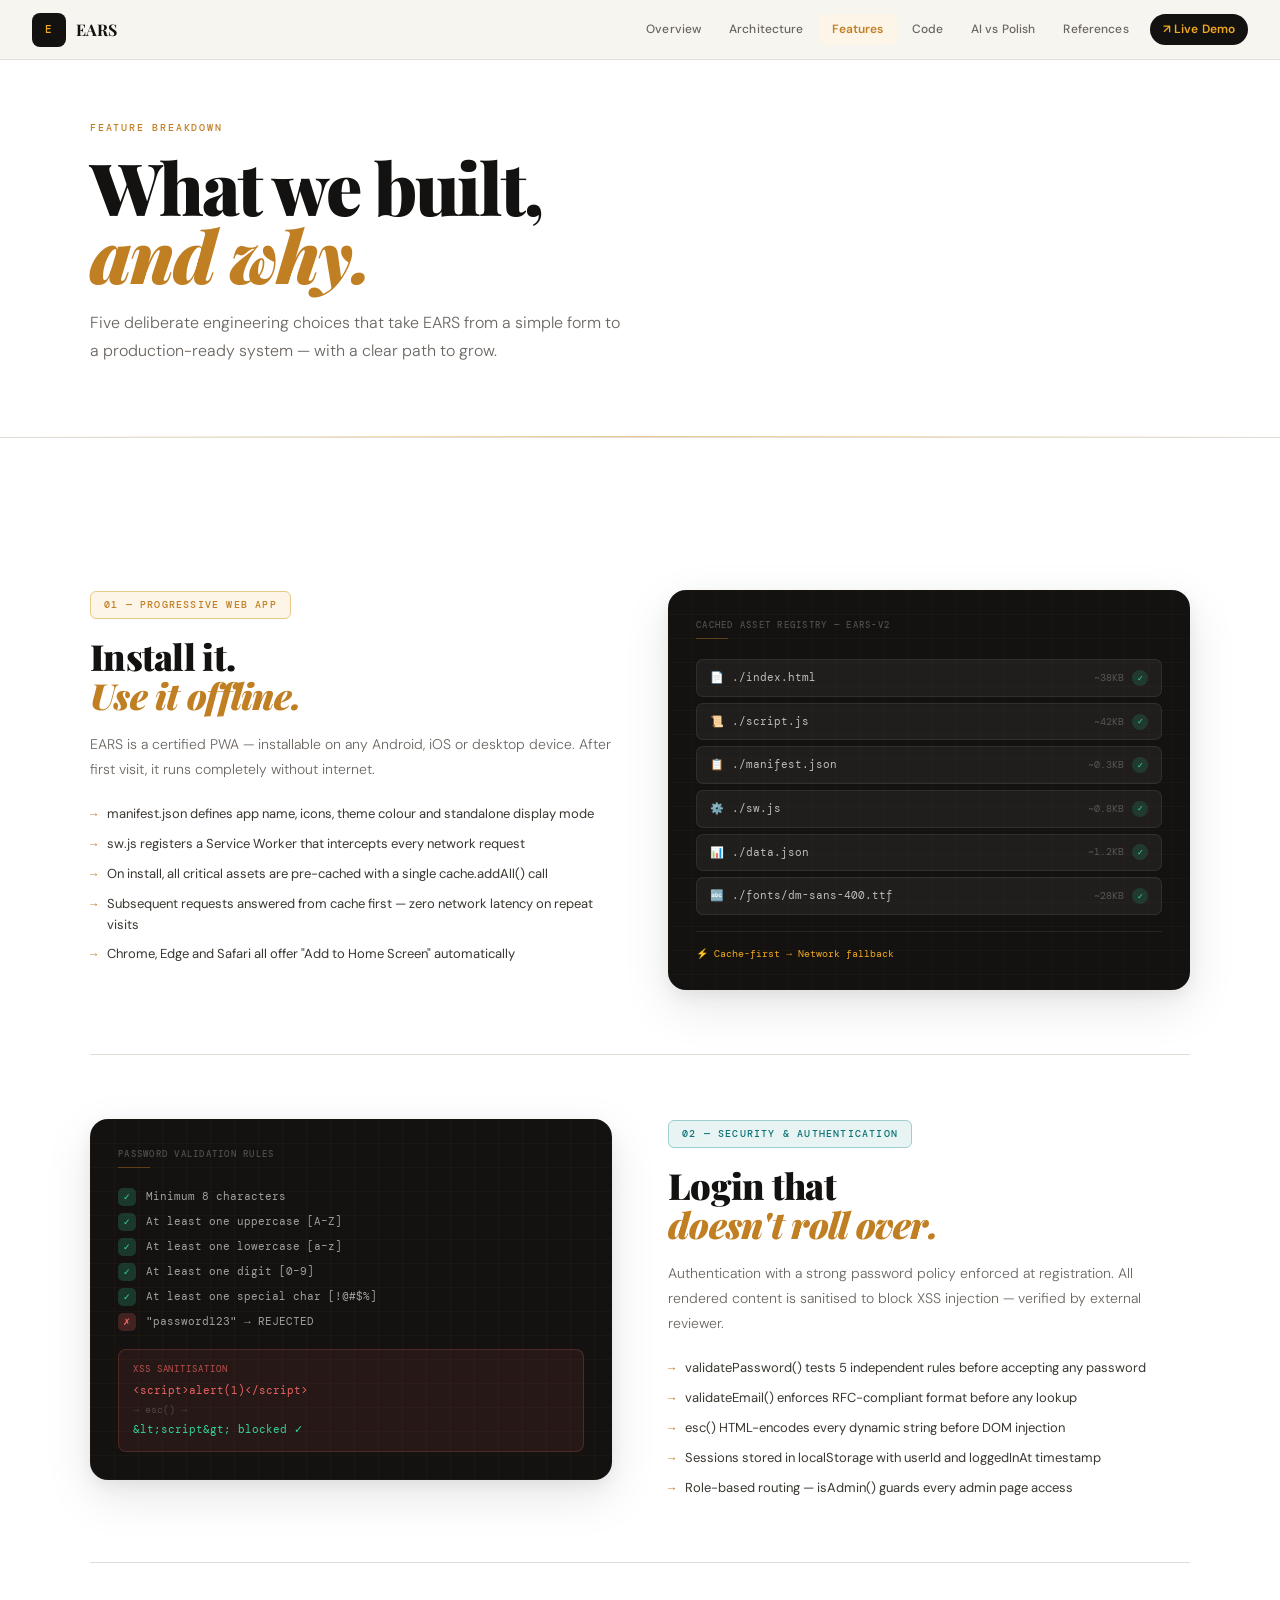
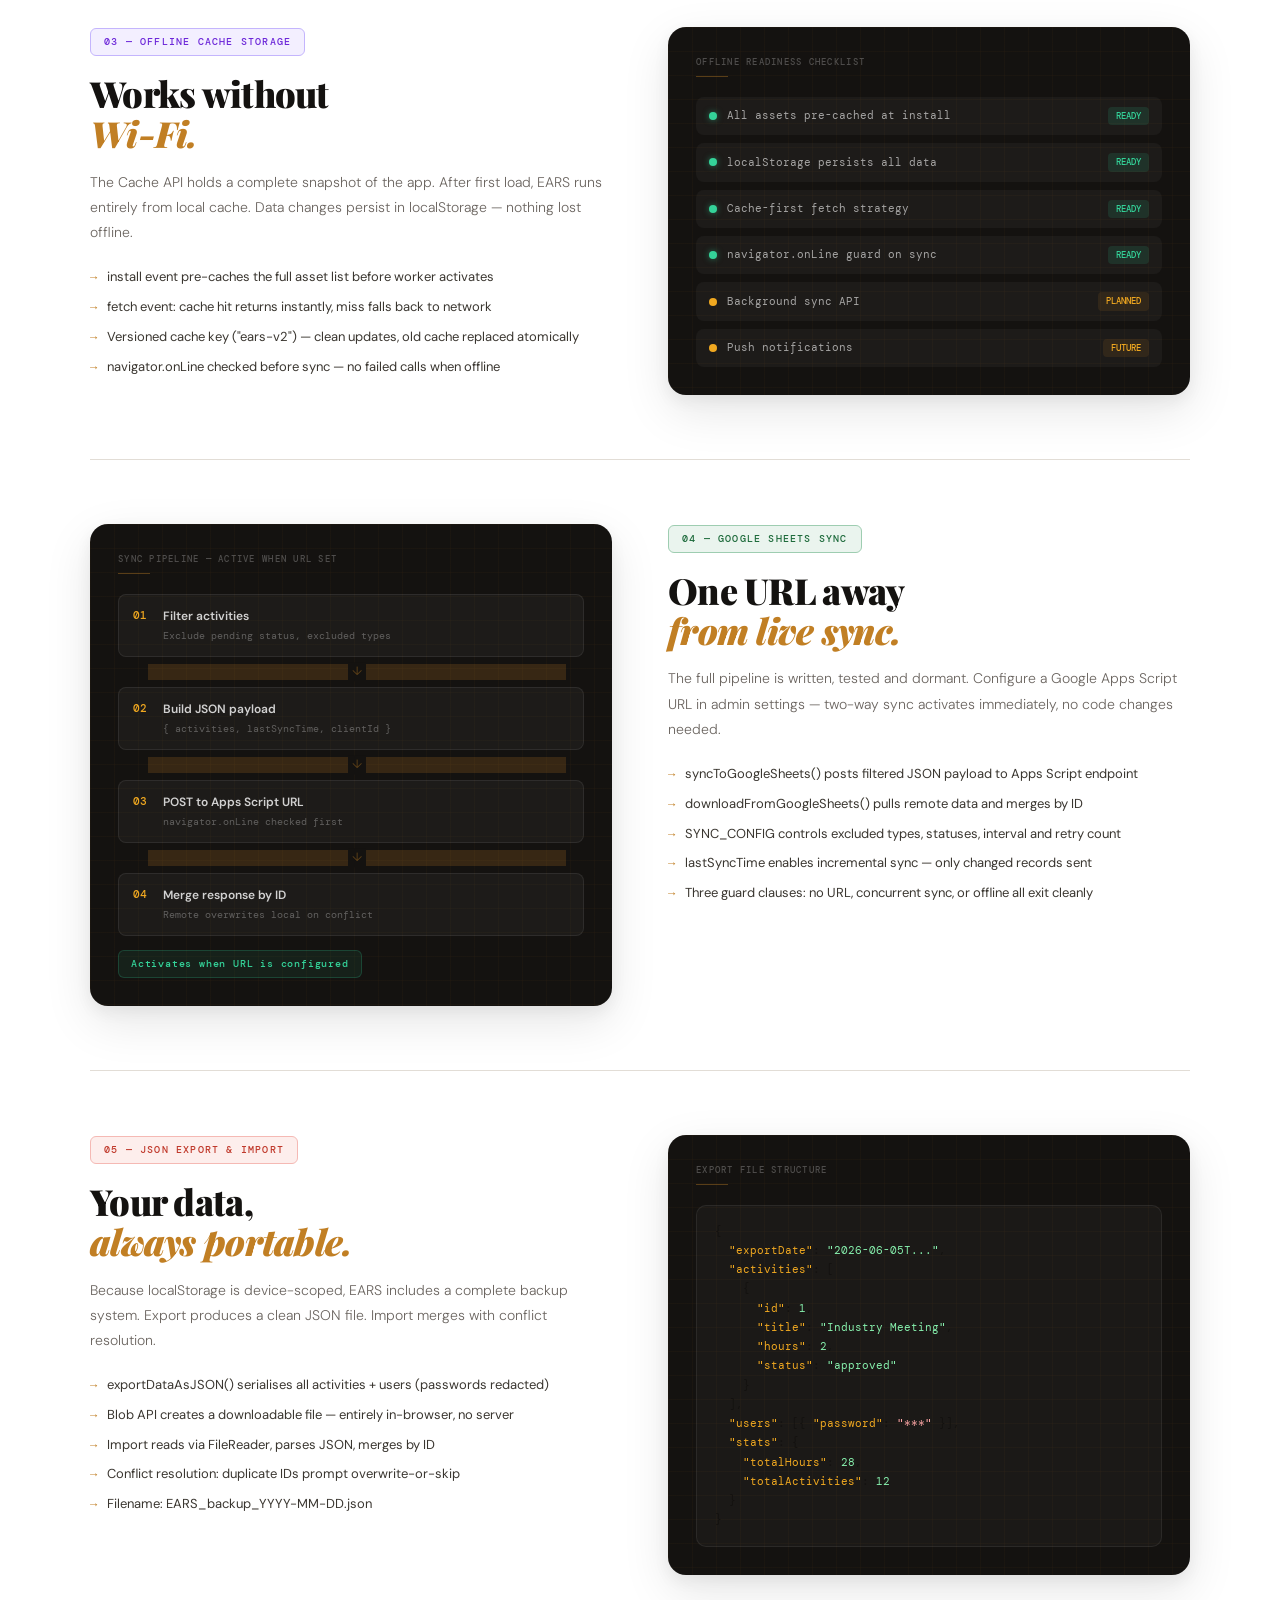
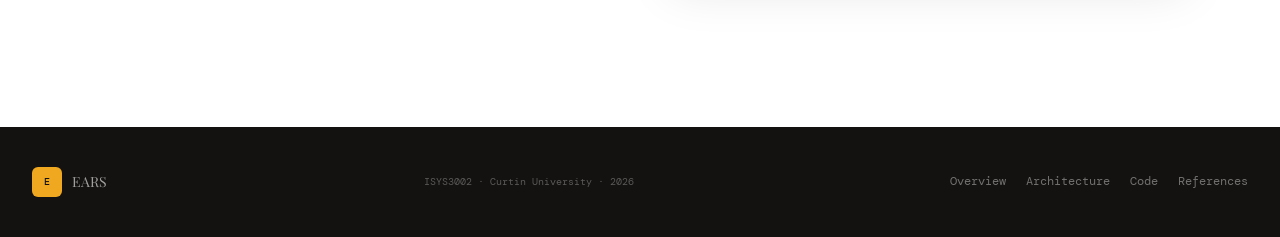
<file: features.html>
<!DOCTYPE html>
<html lang="en">
<head>
<meta charset="UTF-8">
<meta name="viewport" content="width=device-width, initial-scale=1.0">
<title>Features — EARS Showcase</title>
<link rel="stylesheet" href="shared.css">
<style>
/* FEATURE BLOCK */
.feat-block {
  display: grid; grid-template-columns: 1fr 1fr; gap: 56px;
  align-items: start; padding: 64px 0; border-bottom: 1px solid var(--border);
}
.feat-block:last-child { border-bottom: none; }
.feat-block.flip > :first-child { order: 2; }
.feat-block.flip > :last-child { order: 1; }
.fb-tag {
  display: inline-flex; align-items: center; gap: 6px;
  font-family: 'DM Mono', monospace; font-size: 10px; font-weight: 500;
  letter-spacing: 0.12em; text-transform: uppercase;
  border-radius: 6px; padding: 5px 13px; margin-bottom: 18px; border: 1px solid;
}
.fb-tag.pwa { color: var(--gold); background: var(--gold-light); border-color: var(--gold-mid); }
.fb-tag.sec { color: var(--teal); background: var(--teal-light); border-color: #9ECECE; }
.fb-tag.cache { color: #6D28D9; background: #F3EFFF; border-color: #C4B5FD; }
.fb-tag.sync { color: var(--green); background: var(--green-light); border-color: #9ECDB1; }
.fb-tag.export { color: var(--red); background: var(--red-light); border-color: #F5B9B4; }
.fb-h { font-family: 'Playfair Display', serif; font-size: clamp(24px,3.5vw,36px); font-weight: 900; letter-spacing: -0.02em; margin-bottom: 16px; line-height: 1.1; color: var(--ink); }
.fb-h em { font-style: italic; color: var(--gold); }
.fb-desc { font-size: 14px; color: var(--ink3); line-height: 1.8; margin-bottom: 22px; font-weight: 300; }
.fb-bullets { list-style: none; display: flex; flex-direction: column; gap: 9px; }
.fb-bullets li { display: flex; align-items: flex-start; gap: 10px; font-size: 13px; color: var(--ink2); line-height: 1.6; }
.fb-bullets li::before { content: '→'; font-family: 'DM Mono', monospace; font-size: 12px; color: var(--gold); margin-top: 1px; flex-shrink: 0; font-weight: 500; }

/* VISUAL PANELS */
.feat-visual {
  background: var(--ink); border-radius: 18px;
  padding: 28px; box-shadow: var(--shadow-lg);
  position: relative; overflow: hidden;
}
.feat-visual::before {
  content: '';
  position: absolute; inset: 0;
  background-image: linear-gradient(rgba(193,127,36,0.04) 1px, transparent 1px),
    linear-gradient(90deg, rgba(193,127,36,0.04) 1px, transparent 1px);
  background-size: 24px 24px;
}
.fv-title {
  font-family: 'DM Mono', monospace; font-size: 9px; font-weight: 500;
  letter-spacing: 0.14em; text-transform: uppercase; color: rgba(255,255,255,0.25);
  margin-bottom: 20px; position: relative;
}
.fv-title::after { content: ''; display: block; width: 32px; height: 1px; background: rgba(193,127,36,0.4); margin-top: 6px; }

/* Cache list */
.cache-list { display: flex; flex-direction: column; gap: 6px; position: relative; }
.cache-file {
  display: flex; align-items: center; gap: 8px;
  background: rgba(255,255,255,0.05); border: 1px solid rgba(255,255,255,0.08);
  border-radius: 7px; padding: 9px 13px;
  font-family: 'DM Mono', monospace; font-size: 11px;
}
.cf-name { color: rgba(255,255,255,0.7); flex: 1; }
.cf-size { color: rgba(255,255,255,0.25); font-size: 10px; }
.cf-ok { width: 16px; height: 16px; border-radius: 50%; background: rgba(52,211,153,0.15); display: flex; align-items: center; justify-content: center; font-size: 8px; color: #34D399; }
.cache-strategy {
  margin-top: 16px; padding-top: 14px; border-top: 1px solid rgba(255,255,255,0.08);
  font-family: 'DM Mono', monospace; font-size: 10px; color: var(--gold-bright);
  display: flex; align-items: center; gap: 8px;
}

/* Password checks */
.pw-checks { display: flex; flex-direction: column; gap: 7px; position: relative; }
.pw-check { display: flex; align-items: center; gap: 10px; }
.pw-icon { width: 18px; height: 18px; border-radius: 5px; display: flex; align-items: center; justify-content: center; font-size: 9px; flex-shrink: 0; }
.pw-ok { background: rgba(52,211,153,0.2); color: #34D399; }
.pw-fail { background: rgba(255,107,107,0.2); color: #FF6B6B; }
.pw-text { font-family: 'DM Mono', monospace; font-size: 11px; color: rgba(255,255,255,0.6); }
.xss-demo { margin-top: 18px; padding: 12px 14px; background: rgba(255,107,107,0.08); border: 1px solid rgba(255,107,107,0.2); border-radius: 8px; font-family: 'DM Mono', monospace; font-size: 11px; }
.xss-label { font-size: 9px; letter-spacing: 0.1em; text-transform: uppercase; color: rgba(255,107,107,0.7); margin-bottom: 5px; }
.xss-in { color: rgba(255,107,107,0.9); }
.xss-out { color: #34D399; }

/* Sync pipeline */
.sync-steps { display: flex; flex-direction: column; gap: 7px; position: relative; }
.sync-step {
  display: flex; align-items: flex-start; gap: 12px;
  background: rgba(255,255,255,0.04); border: 1px solid rgba(255,255,255,0.08);
  border-radius: 8px; padding: 12px 14px;
}
.ss-num { font-family: 'DM Mono', monospace; font-size: 11px; font-weight: 500; color: var(--gold-bright); flex-shrink: 0; width: 18px; }
.ss-title { font-size: 12px; font-weight: 600; color: rgba(255,255,255,0.8); margin-bottom: 2px; }
.ss-note { font-family: 'DM Mono', monospace; font-size: 10px; color: rgba(255,255,255,0.3); }
.sync-arrow-line { height: 1px; background: rgba(193,127,36,0.2); margin: 0 18px 0 30px; position: relative; }
.sync-arrow-line::after { content: '↓'; font-size: 12px; color: rgba(193,127,36,0.4); position: absolute; left: 50%; top: 50%; transform: translate(-50%,-50%); background: var(--ink); padding: 0 4px; }
.future-badge {
  margin-top: 14px; display: inline-flex; align-items: center; gap: 6px;
  font-family: 'DM Mono', monospace; font-size: 10px; font-weight: 500; letter-spacing: 0.08em;
  color: #34D399; background: rgba(52,211,153,0.08); border: 1px solid rgba(52,211,153,0.2);
  border-radius: 6px; padding: 5px 12px; position: relative;
}

/* Offline checklist */
.check-list { display: flex; flex-direction: column; gap: 8px; position: relative; }
.check-row { display: flex; align-items: center; gap: 10px; padding: 10px 13px; background: rgba(255,255,255,0.04); border-radius: 8px; }
.check-dot { width: 8px; height: 8px; border-radius: 50%; flex-shrink: 0; }
.check-dot.green { background: #34D399; box-shadow: 0 0 6px rgba(52,211,153,0.5); }
.check-dot.yellow { background: var(--gold-bright); }
.check-text { font-family: 'DM Mono', monospace; font-size: 11px; color: rgba(255,255,255,0.6); flex: 1; }
.check-badge { font-family: 'DM Mono', monospace; font-size: 9px; font-weight: 500; padding: 2px 8px; border-radius: 4px; }
.cb-pass { background: rgba(52,211,153,0.12); color: #34D399; }
.cb-plan { background: rgba(193,127,36,0.12); color: var(--gold-bright); }

/* JSON visual */
.json-view { background: rgba(255,255,255,0.03); border: 1px solid rgba(255,255,255,0.07); border-radius: 10px; padding: 16px 18px; font-family: 'DM Mono', monospace; font-size: 11px; line-height: 1.75; overflow-x: auto; position: relative; }
.jk { color: var(--gold-bright); }
.jv { color: #86EFAC; }
.jr { color: #FCA5A5; }

@media(max-width:900px){
  .feat-block { grid-template-columns: 1fr; gap: 28px; }
  .feat-block.flip > :first-child { order: 1; }
  .feat-block.flip > :last-child { order: 2; }
}
</style>
</head>
<body>
<nav>
  <a href="index.html" class="nav-logo"><div class="logo-badge">E</div><span class="nav-wordmark">EARS</span></a>
  <div class="nav-links">
    <a href="index.html">Overview</a><a href="architecture.html">Architecture</a>
    <a href="features.html" class="active">Features</a><a href="code.html">Code</a>
    <a href="ai-vs-polish.html">AI vs Polish</a><a href="references.html">References</a>
    <a href="https://earsystem.netlify.app/" target="_blank" class="nav-live">↗ Live Demo</a>
  </div>
  <button class="nav-burger" id="burger"><span></span><span></span><span></span></button>
</nav>
<div class="nav-drawer" id="drawer">
  <a href="index.html" class="drawer-lnk">Overview</a><a href="architecture.html" class="drawer-lnk">Architecture</a>
  <a href="features.html" class="drawer-lnk">Features</a><a href="code.html" class="drawer-lnk">Code</a>
  <a href="ai-vs-polish.html" class="drawer-lnk">AI vs Polish</a><a href="references.html" class="drawer-lnk">References</a>
  <a href="https://earsystem.netlify.app/" target="_blank">↗ Live Demo</a>
</div>

<div class="page-hero">
  <div class="ph-inner reveal">
    <div class="ph-tag">Feature Breakdown</div>
    <h1 class="ph-h1">What we built,<br><em>and why.</em></h1>
    <p class="ph-desc">Five deliberate engineering choices that take EARS from a simple form to a production-ready system — with a clear path to grow.</p>
  </div>
</div>

<section class="sec sec-alt">
  <div class="sec-inner">

    <!-- PWA -->
    <div class="feat-block reveal">
      <div>
        <div class="fb-tag pwa">01 — Progressive Web App</div>
        <h2 class="fb-h">Install it.<br><em>Use it offline.</em></h2>
        <p class="fb-desc">EARS is a certified PWA — installable on any Android, iOS or desktop device. After first visit, it runs completely without internet.</p>
        <ul class="fb-bullets">
          <li>manifest.json defines app name, icons, theme colour and standalone display mode</li>
          <li>sw.js registers a Service Worker that intercepts every network request</li>
          <li>On install, all critical assets are pre-cached with a single cache.addAll() call</li>
          <li>Subsequent requests answered from cache first — zero network latency on repeat visits</li>
          <li>Chrome, Edge and Safari all offer "Add to Home Screen" automatically</li>
        </ul>
      </div>
      <div class="feat-visual">
        <div class="fv-title">Cached asset registry — ears-v2</div>
        <div class="cache-list">
          <div class="cache-file"><span>📄</span><span class="cf-name">./index.html</span><span class="cf-size">~38KB</span><div class="cf-ok">✓</div></div>
          <div class="cache-file"><span>📜</span><span class="cf-name">./script.js</span><span class="cf-size">~42KB</span><div class="cf-ok">✓</div></div>
          <div class="cache-file"><span>📋</span><span class="cf-name">./manifest.json</span><span class="cf-size">~0.3KB</span><div class="cf-ok">✓</div></div>
          <div class="cache-file"><span>⚙️</span><span class="cf-name">./sw.js</span><span class="cf-size">~0.8KB</span><div class="cf-ok">✓</div></div>
          <div class="cache-file"><span>📊</span><span class="cf-name">./data.json</span><span class="cf-size">~1.2KB</span><div class="cf-ok">✓</div></div>
          <div class="cache-file"><span>🔤</span><span class="cf-name">./fonts/dm-sans-400.ttf</span><span class="cf-size">~28KB</span><div class="cf-ok">✓</div></div>
        </div>
        <div class="cache-strategy">⚡ Cache-first → Network fallback</div>
      </div>
    </div>

    <!-- SECURITY -->
    <div class="feat-block flip reveal">
      <div>
        <div class="fb-tag sec">02 — Security & Authentication</div>
        <h2 class="fb-h">Login that<br><em>doesn't roll over.</em></h2>
        <p class="fb-desc">Authentication with a strong password policy enforced at registration. All rendered content is sanitised to block XSS injection — verified by external reviewer.</p>
        <ul class="fb-bullets">
          <li>validatePassword() tests 5 independent rules before accepting any password</li>
          <li>validateEmail() enforces RFC-compliant format before any lookup</li>
          <li>esc() HTML-encodes every dynamic string before DOM injection</li>
          <li>Sessions stored in localStorage with userId and loggedInAt timestamp</li>
          <li>Role-based routing — isAdmin() guards every admin page access</li>
        </ul>
      </div>
      <div class="feat-visual">
        <div class="fv-title">Password validation rules</div>
        <div class="pw-checks">
          <div class="pw-check"><div class="pw-icon pw-ok">✓</div><span class="pw-text">Minimum 8 characters</span></div>
          <div class="pw-check"><div class="pw-icon pw-ok">✓</div><span class="pw-text">At least one uppercase [A–Z]</span></div>
          <div class="pw-check"><div class="pw-icon pw-ok">✓</div><span class="pw-text">At least one lowercase [a–z]</span></div>
          <div class="pw-check"><div class="pw-icon pw-ok">✓</div><span class="pw-text">At least one digit [0–9]</span></div>
          <div class="pw-check"><div class="pw-icon pw-ok">✓</div><span class="pw-text">At least one special char [!@#$%]</span></div>
          <div class="pw-check"><div class="pw-icon pw-fail">✗</div><span class="pw-text">"password123" → REJECTED</span></div>
        </div>
        <div class="xss-demo">
          <div class="xss-label">XSS Sanitisation</div>
          <div class="xss-in">&lt;script&gt;alert(1)&lt;/script&gt;</div>
          <div style="color:rgba(255,255,255,0.2);font-size:10px;margin:3px 0;">→ esc() →</div>
          <div class="xss-out">&amp;lt;script&amp;gt; blocked ✓</div>
        </div>
      </div>
    </div>

    <!-- CACHE -->
    <div class="feat-block reveal">
      <div>
        <div class="fb-tag cache">03 — Offline Cache Storage</div>
        <h2 class="fb-h">Works without<br><em>Wi-Fi.</em></h2>
        <p class="fb-desc">The Cache API holds a complete snapshot of the app. After first load, EARS runs entirely from local cache. Data changes persist in localStorage — nothing lost offline.</p>
        <ul class="fb-bullets">
          <li>install event pre-caches the full asset list before worker activates</li>
          <li>fetch event: cache hit returns instantly, miss falls back to network</li>
          <li>Versioned cache key ("ears-v2") — clean updates, old cache replaced atomically</li>
          <li>navigator.onLine checked before sync — no failed calls when offline</li>
        </ul>
      </div>
      <div class="feat-visual">
        <div class="fv-title">Offline readiness checklist</div>
        <div class="check-list">
          <div class="check-row"><div class="check-dot green"></div><span class="check-text">All assets pre-cached at install</span><span class="check-badge cb-pass">READY</span></div>
          <div class="check-row"><div class="check-dot green"></div><span class="check-text">localStorage persists all data</span><span class="check-badge cb-pass">READY</span></div>
          <div class="check-row"><div class="check-dot green"></div><span class="check-text">Cache-first fetch strategy</span><span class="check-badge cb-pass">READY</span></div>
          <div class="check-row"><div class="check-dot green"></div><span class="check-text">navigator.onLine guard on sync</span><span class="check-badge cb-pass">READY</span></div>
          <div class="check-row"><div class="check-dot yellow"></div><span class="check-text">Background sync API</span><span class="check-badge cb-plan">PLANNED</span></div>
          <div class="check-row"><div class="check-dot yellow"></div><span class="check-text">Push notifications</span><span class="check-badge cb-plan">FUTURE</span></div>
        </div>
      </div>
    </div>

    <!-- GOOGLE SHEETS -->
    <div class="feat-block flip reveal">
      <div>
        <div class="fb-tag sync">04 — Google Sheets Sync</div>
        <h2 class="fb-h">One URL away<br><em>from live sync.</em></h2>
        <p class="fb-desc">The full pipeline is written, tested and dormant. Configure a Google Apps Script URL in admin settings — two-way sync activates immediately, no code changes needed.</p>
        <ul class="fb-bullets">
          <li>syncToGoogleSheets() posts filtered JSON payload to Apps Script endpoint</li>
          <li>downloadFromGoogleSheets() pulls remote data and merges by ID</li>
          <li>SYNC_CONFIG controls excluded types, statuses, interval and retry count</li>
          <li>lastSyncTime enables incremental sync — only changed records sent</li>
          <li>Three guard clauses: no URL, concurrent sync, or offline all exit cleanly</li>
        </ul>
      </div>
      <div class="feat-visual">
        <div class="fv-title">Sync pipeline — active when URL set</div>
        <div class="sync-steps">
          <div class="sync-step"><span class="ss-num">01</span><div><div class="ss-title">Filter activities</div><div class="ss-note">Exclude pending status, excluded types</div></div></div>
          <div class="sync-arrow-line" style="height:16px;"></div>
          <div class="sync-step"><span class="ss-num">02</span><div><div class="ss-title">Build JSON payload</div><div class="ss-note">{ activities, lastSyncTime, clientId }</div></div></div>
          <div class="sync-arrow-line" style="height:16px;"></div>
          <div class="sync-step"><span class="ss-num">03</span><div><div class="ss-title">POST to Apps Script URL</div><div class="ss-note">navigator.onLine checked first</div></div></div>
          <div class="sync-arrow-line" style="height:16px;"></div>
          <div class="sync-step"><span class="ss-num">04</span><div><div class="ss-title">Merge response by ID</div><div class="ss-note">Remote overwrites local on conflict</div></div></div>
        </div>
        <div class="future-badge">Activates when URL is configured</div>
      </div>
    </div>

    <!-- EXPORT -->
    <div class="feat-block reveal">
      <div>
        <div class="fb-tag export">05 — JSON Export & Import</div>
        <h2 class="fb-h">Your data,<br><em>always portable.</em></h2>
        <p class="fb-desc">Because localStorage is device-scoped, EARS includes a complete backup system. Export produces a clean JSON file. Import merges with conflict resolution.</p>
        <ul class="fb-bullets">
          <li>exportDataAsJSON() serialises all activities + users (passwords redacted)</li>
          <li>Blob API creates a downloadable file — entirely in-browser, no server</li>
          <li>Import reads via FileReader, parses JSON, merges by ID</li>
          <li>Conflict resolution: duplicate IDs prompt overwrite-or-skip</li>
          <li>Filename: EARS_backup_YYYY-MM-DD.json</li>
        </ul>
      </div>
      <div class="feat-visual">
        <div class="fv-title">Export file structure</div>
        <div class="json-view">
{<br>
&nbsp;&nbsp;<span class="jk">"exportDate"</span>: <span class="jv">"2026-06-05T..."</span>,<br>
&nbsp;&nbsp;<span class="jk">"activities"</span>: [<br>
&nbsp;&nbsp;&nbsp;&nbsp;{<br>
&nbsp;&nbsp;&nbsp;&nbsp;&nbsp;&nbsp;<span class="jk">"id"</span>: <span class="jv">1</span>,<br>
&nbsp;&nbsp;&nbsp;&nbsp;&nbsp;&nbsp;<span class="jk">"title"</span>: <span class="jv">"Industry Meeting"</span>,<br>
&nbsp;&nbsp;&nbsp;&nbsp;&nbsp;&nbsp;<span class="jk">"hours"</span>: <span class="jv">2</span>,<br>
&nbsp;&nbsp;&nbsp;&nbsp;&nbsp;&nbsp;<span class="jk">"status"</span>: <span class="jv">"approved"</span><br>
&nbsp;&nbsp;&nbsp;&nbsp;}<br>
&nbsp;&nbsp;],<br>
&nbsp;&nbsp;<span class="jk">"users"</span>: [{ <span class="jk">"password"</span>: <span class="jr">"***"</span> }],<br>
&nbsp;&nbsp;<span class="jk">"stats"</span>: {<br>
&nbsp;&nbsp;&nbsp;&nbsp;<span class="jk">"totalHours"</span>: <span class="jv">28</span>,<br>
&nbsp;&nbsp;&nbsp;&nbsp;<span class="jk">"totalActivities"</span>: <span class="jv">12</span><br>
&nbsp;&nbsp;}<br>
}
        </div>
      </div>
    </div>

  </div>
</section>

<footer>
  <div class="f-logo"><div class="f-logo-badge">E</div><span class="f-wordmark">EARS</span></div>
  <div class="f-meta">ISYS3002 · Curtin University · 2026</div>
  <div class="f-links"><a href="index.html">Overview</a><a href="architecture.html">Architecture</a><a href="code.html">Code</a><a href="references.html">References</a></div>
</footer>
<script>
const io=new IntersectionObserver(e=>e.forEach(x=>{if(x.isIntersecting){x.target.classList.add('in');io.unobserve(x.target);}}),{threshold:.06});
document.querySelectorAll('.reveal,.reveal-left,.reveal-right').forEach(el=>io.observe(el));
const burger=document.getElementById('burger'),drawer=document.getElementById('drawer');
burger.addEventListener('click',()=>{burger.classList.toggle('open');drawer.classList.toggle('open');});
document.querySelectorAll('.drawer-lnk').forEach(a=>a.addEventListener('click',()=>{burger.classList.remove('open');drawer.classList.remove('open');}));
</script>
</body>
</html>
</file>
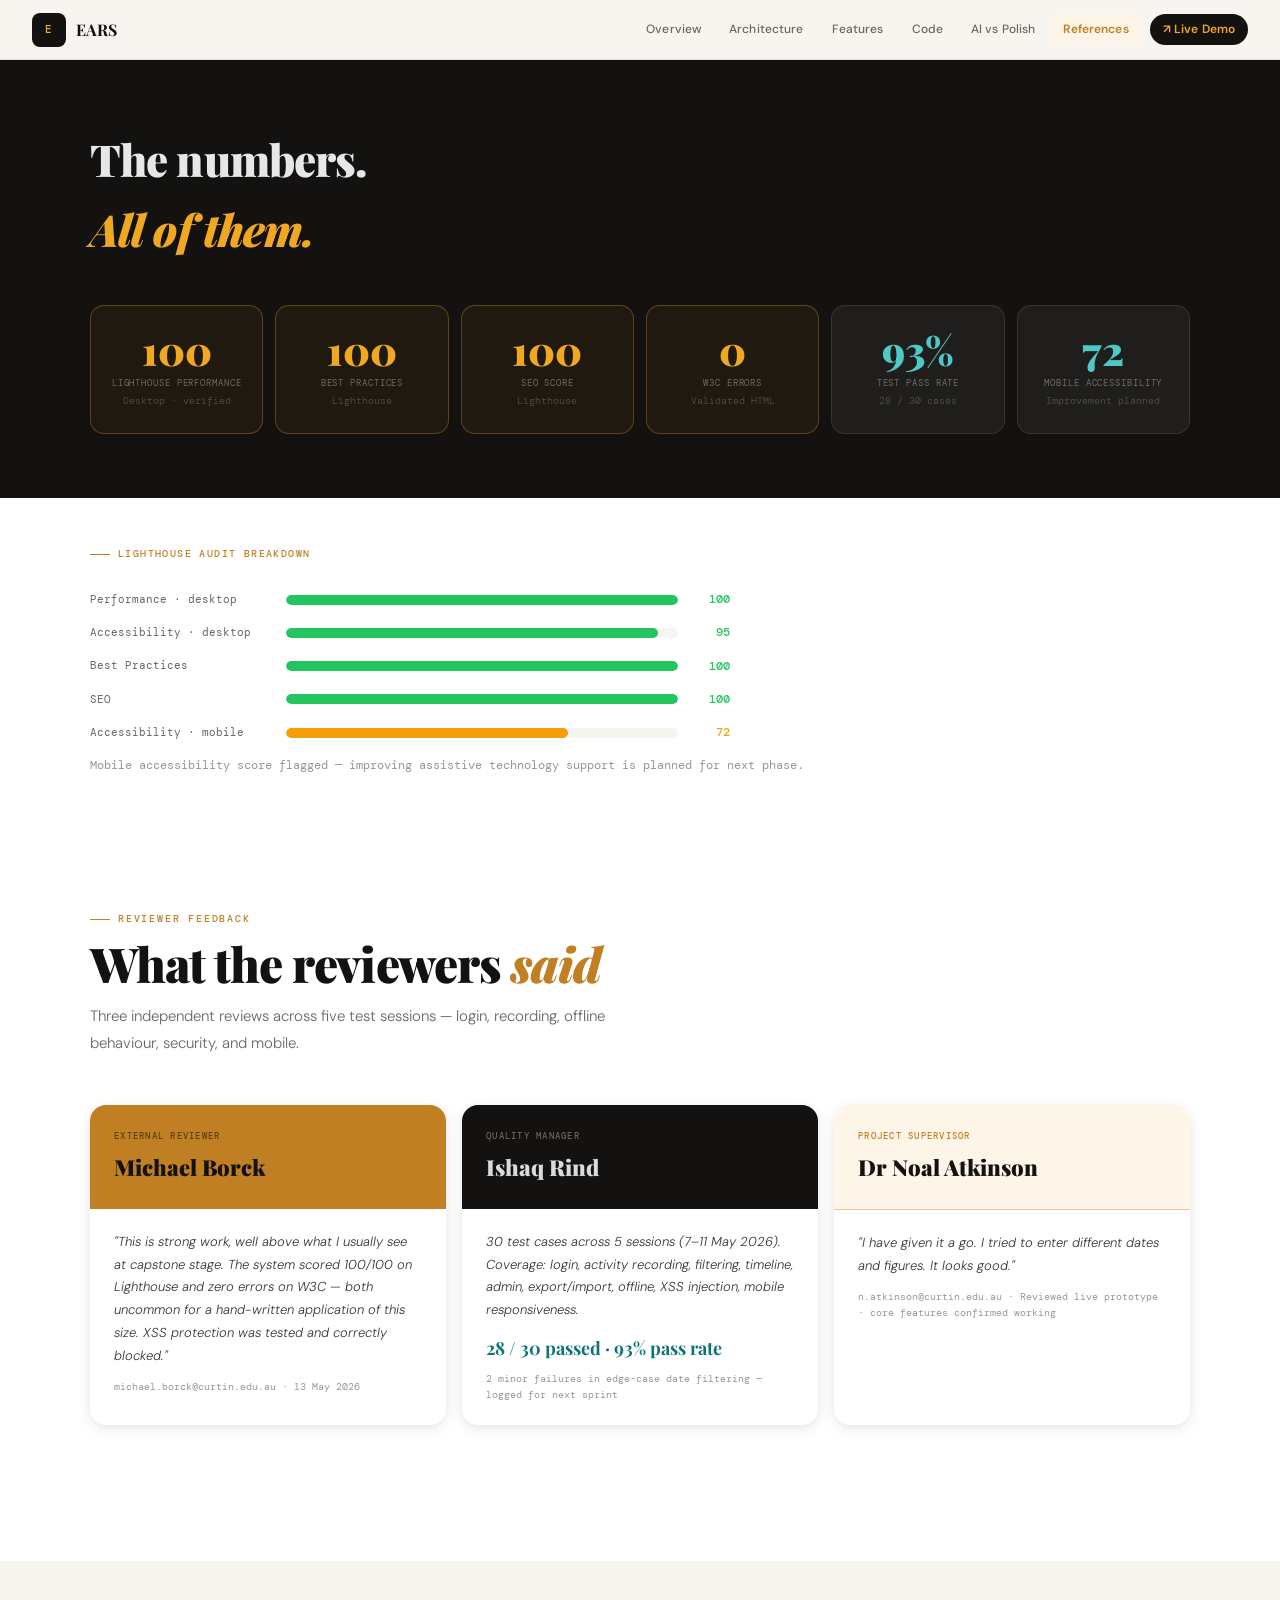
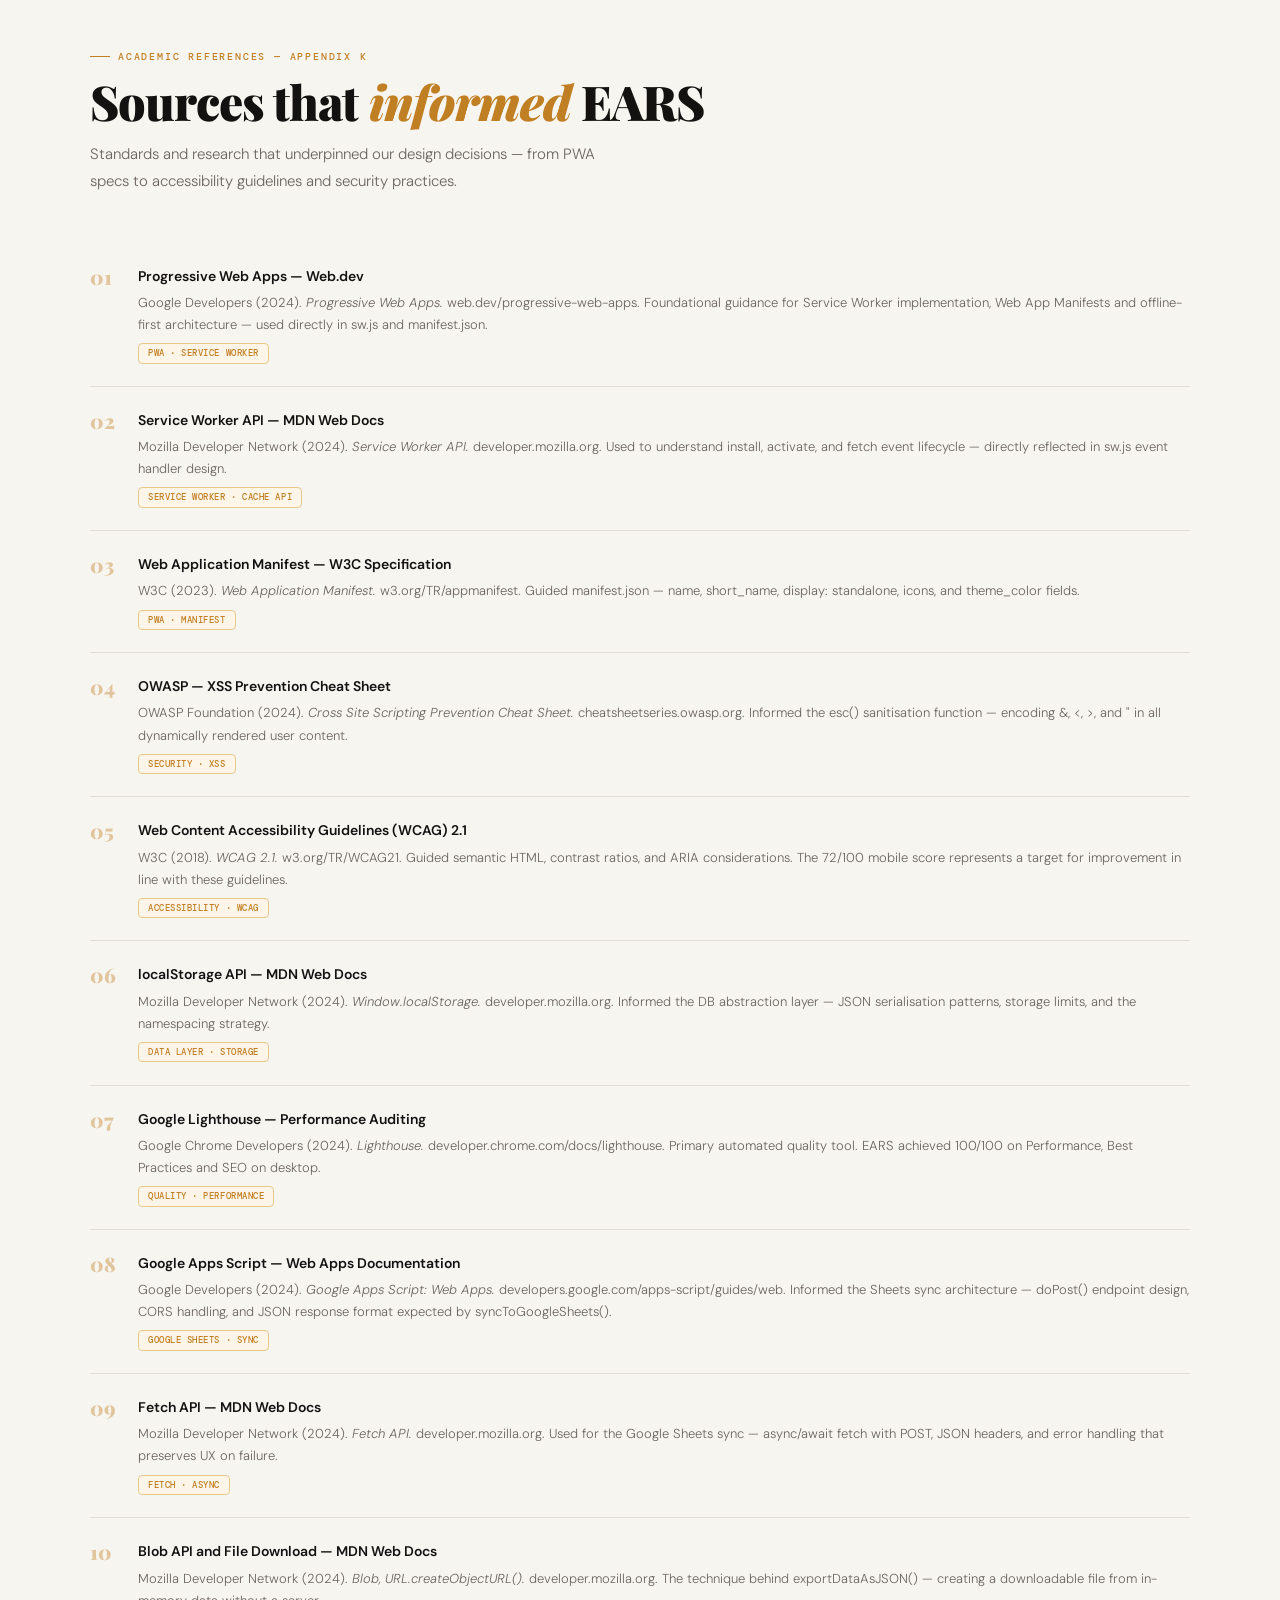
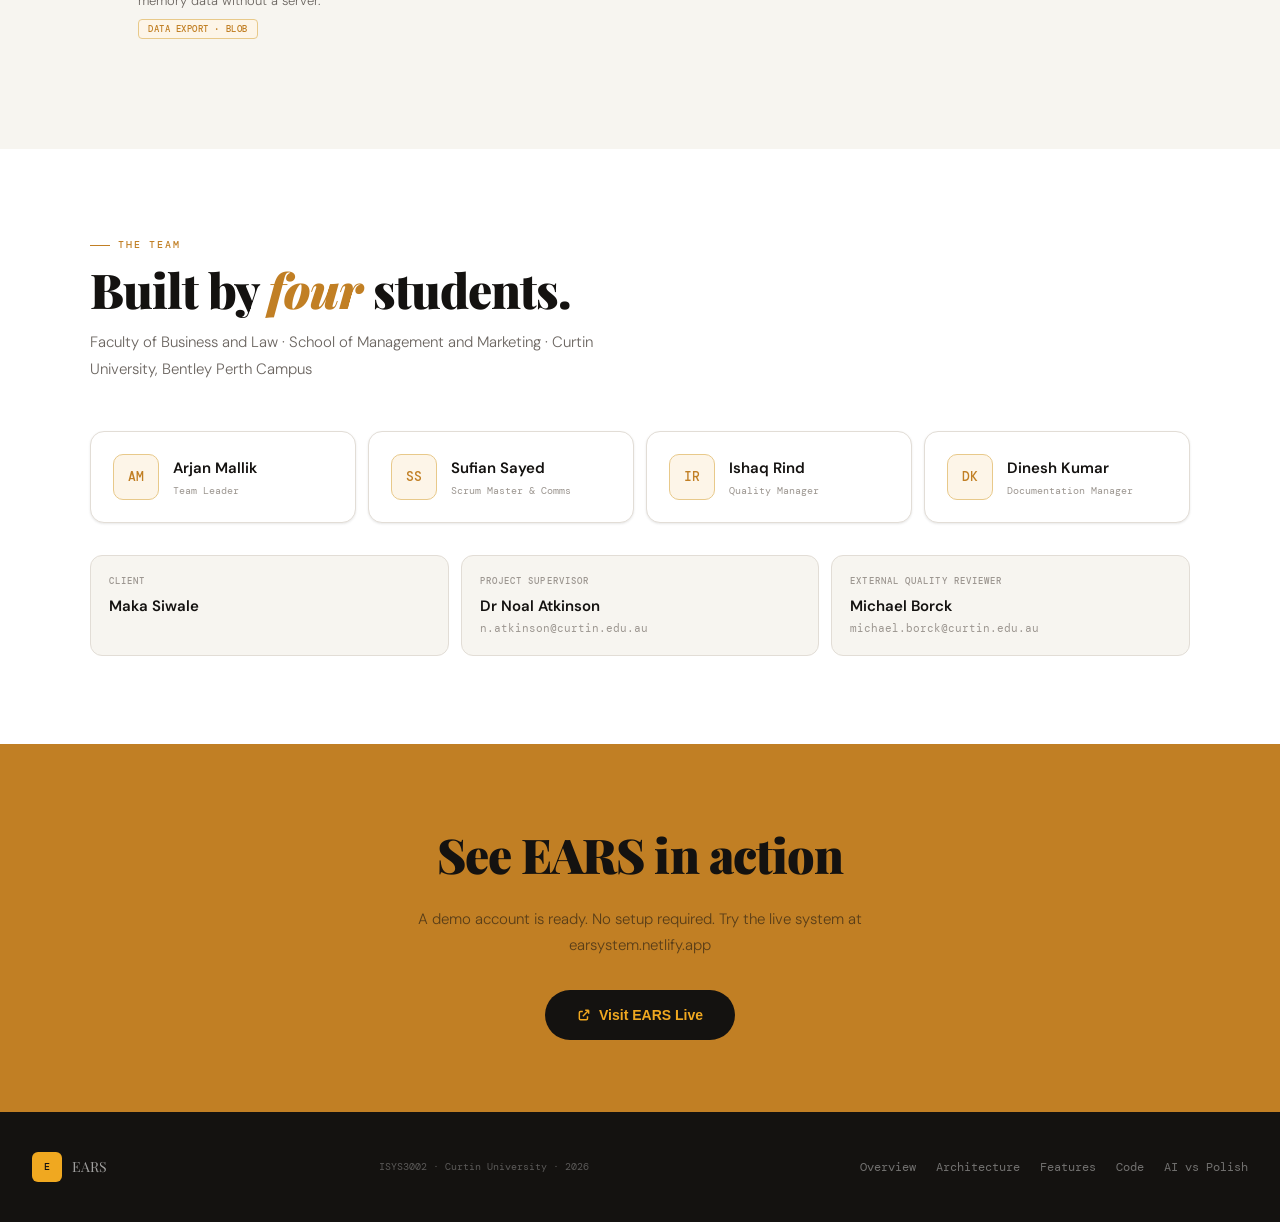
<file: references.html>
<!DOCTYPE html>
<html lang="en">
<head>
<meta charset="UTF-8"><meta name="viewport" content="width=device-width, initial-scale=1.0">
<title>References & Results — EARS Showcase</title>
<link rel="stylesheet" href="shared.css">
<style>
/* SCORE CARDS */
.score-banner {
  background: var(--ink); padding: 64px 32px;
}
.score-inner { max-width: 1100px; margin: 0 auto; }
.score-headline { font-family: 'Playfair Display', serif; font-size: clamp(28px,4vw,44px); font-weight: 900; color: rgba(255,255,255,0.9); letter-spacing: -0.02em; margin-bottom: 40px; }
.score-headline em { color: var(--gold-bright); font-style: italic; }
.score-grid { display: grid; grid-template-columns: repeat(auto-fit, minmax(160px,1fr)); gap: 12px; }
.score-card {
  background: rgba(255,255,255,0.05); border: 1px solid rgba(255,255,255,0.1);
  border-radius: 14px; padding: 24px 18px; text-align: center;
}
.score-card.gold { border-color: rgba(193,127,36,0.4); background: rgba(193,127,36,0.07); }
.score-val { font-family: 'Playfair Display', serif; font-size: 40px; font-weight: 900; color: var(--gold-bright); line-height: 1; margin-bottom: 6px; }
.score-val.teal { color: #4EC9C6; }
.score-lab { font-family: 'DM Mono', monospace; font-size: 9px; color: rgba(255,255,255,0.35); letter-spacing: 0.1em; text-transform: uppercase; margin-bottom: 3px; }
.score-sub { font-size: 10px; color: rgba(255,255,255,0.2); font-family: 'DM Mono', monospace; }

/* LH BARS */
.lh-section { padding: 48px 32px; background: var(--surface); }
.lh-inner { max-width: 1100px; margin: 0 auto; }
.lh-title { font-family: 'DM Mono', monospace; font-size: 10px; font-weight: 500; letter-spacing: 0.14em; text-transform: uppercase; color: var(--gold); margin-bottom: 28px; display: flex; align-items: center; gap: 8px; }
.lh-title::before { content:''; width:20px; height:1px; background:var(--gold); }
.lh-bars { display: flex; flex-direction: column; gap: 14px; max-width: 640px; }
.lh-row { display: flex; align-items: center; gap: 16px; }
.lh-label { font-family: 'DM Mono', monospace; font-size: 11px; color: var(--ink3); width: 180px; flex-shrink: 0; }
.lh-track { flex: 1; height: 10px; background: var(--bg); border-radius: 100px; overflow: hidden; }
.lh-fill { height: 100%; border-radius: 100px; width: 0%; transition: width 1.2s cubic-bezier(.22,1,.36,1); }
.lh-val { font-family: 'DM Mono', monospace; font-size: 12px; font-weight: 500; width: 36px; text-align: right; }

/* REVIEWERS */
.reviewer-grid { display: grid; grid-template-columns: repeat(auto-fit, minmax(280px,1fr)); gap: 16px; margin-bottom: 48px; }
.rv-card { border-radius: 16px; overflow: hidden; box-shadow: var(--shadow-md); }
.rv-card-header { padding: 24px; }
.rv-card-header.gold { background: var(--gold); }
.rv-card-header.ink { background: var(--ink); }
.rv-card-header.cream { background: var(--gold-light); border-bottom: 1px solid var(--gold-mid); }
.rv-role { font-family: 'DM Mono', monospace; font-size: 9px; font-weight: 500; letter-spacing: 0.14em; text-transform: uppercase; margin-bottom: 6px; }
.rv-role.on-gold { color: rgba(0,0,0,0.5); }
.rv-role.on-ink { color: rgba(255,255,255,0.35); }
.rv-role.on-cream { color: var(--gold); }
.rv-name { font-family: 'Playfair Display', serif; font-size: 22px; font-weight: 900; }
.rv-name.on-gold { color: var(--ink); }
.rv-name.on-ink { color: rgba(255,255,255,0.85); }
.rv-name.on-cream { color: var(--ink); }
.rv-body { padding: 22px 24px; background: var(--surface); }
.rv-quote { font-size: 13px; color: var(--ink2); line-height: 1.75; font-style: italic; margin-bottom: 12px; font-weight: 300; }
.rv-meta { font-family: 'DM Mono', monospace; font-size: 10px; color: var(--ink4); }
.rv-result { font-family: 'Playfair Display', serif; font-size: 18px; font-weight: 700; color: var(--teal); margin-top: 10px; }

/* REFERENCES */
.ref-list { display: flex; flex-direction: column; gap: 0; }
.ref-item { display: flex; gap: 20px; padding: 22px 0; border-bottom: 1px solid var(--border); }
.ref-item:last-child { border-bottom: none; }
.ref-num { font-family: 'Playfair Display', serif; font-size: 20px; font-weight: 900; color: var(--gold); opacity: .4; width: 28px; flex-shrink: 0; line-height: 1; padding-top: 2px; }
.ref-body { flex: 1; }
.ref-title { font-size: 14px; font-weight: 600; color: var(--ink); margin-bottom: 5px; }
.ref-cite { font-size: 13px; color: var(--ink3); line-height: 1.7; font-weight: 300; }
.ref-tag { display: inline-block; margin-top: 7px; font-family: 'DM Mono', monospace; font-size: 9px; font-weight: 500; padding: 2px 9px; border-radius: 4px; background: var(--gold-light); color: var(--gold); border: 1px solid var(--gold-mid); letter-spacing: 0.06em; text-transform: uppercase; }

/* TEAM */
.team-grid { display: grid; grid-template-columns: repeat(auto-fit, minmax(200px,1fr)); gap: 12px; margin-bottom: 32px; }
.team-card { background: var(--surface); border: 1px solid var(--border); border-radius: 14px; padding: 22px; display: flex; align-items: center; gap: 14px; box-shadow: var(--shadow-sm); }
.av { width: 46px; height: 46px; border-radius: 10px; background: var(--gold-light); border: 1px solid var(--gold-mid); display: flex; align-items: center; justify-content: center; font-family: 'DM Mono', monospace; font-size: 13px; font-weight: 500; color: var(--gold); flex-shrink: 0; }
.tc-name { font-size: 15px; font-weight: 600; color: var(--ink); margin-bottom: 3px; }
.tc-role { font-family: 'DM Mono', monospace; font-size: 10px; color: var(--ink4); }
.stakeholders { display: grid; grid-template-columns: repeat(auto-fit, minmax(220px,1fr)); gap: 12px; }
.sk-card { background: var(--bg); border: 1px solid var(--border); border-radius: 12px; padding: 18px; }
.sk-label { font-family: 'DM Mono', monospace; font-size: 9px; font-weight: 500; letter-spacing: 0.12em; text-transform: uppercase; color: var(--ink4); margin-bottom: 5px; }
.sk-name { font-size: 15px; font-weight: 600; color: var(--ink); margin-bottom: 2px; }
.sk-email { font-family: 'DM Mono', monospace; font-size: 11px; color: var(--ink4); }

/* CTA */
.cta-strip { background: var(--gold); padding: 72px 32px; text-align: center; }
.cta-inner { max-width: 520px; margin: 0 auto; }
.cta-h { font-family: 'Playfair Display', serif; font-size: clamp(28px,5vw,48px); font-weight: 900; color: var(--ink); letter-spacing: -0.02em; margin-bottom: 14px; }
.cta-p { font-size: 15px; color: rgba(20,18,16,0.6); margin-bottom: 32px; line-height: 1.7; font-weight: 300; }
.cta-btn { display: inline-flex; align-items: center; gap: 8px; background: var(--ink); color: var(--gold-bright); font-size: 14px; font-weight: 600; padding: 14px 32px; border-radius: 100px; text-decoration: none; font-family: 'Syne',sans-serif; transition: opacity .2s; }
.cta-btn:hover { opacity: .85; }

@media(max-width:700px){ .lh-label{width:120px;font-size:10px;} }
</style>
</head>
<body>
<nav>
  <a href="index.html" class="nav-logo"><div class="logo-badge">E</div><span class="nav-wordmark">EARS</span></a>
  <div class="nav-links">
    <a href="index.html">Overview</a><a href="architecture.html">Architecture</a>
    <a href="features.html">Features</a><a href="code.html">Code</a>
    <a href="ai-vs-polish.html">AI vs Polish</a><a href="references.html" class="active">References</a>
    <a href="https://earsystem.netlify.app/" target="_blank" class="nav-live">↗ Live Demo</a>
  </div>
  <button class="nav-burger" id="burger"><span></span><span></span><span></span></button>
</nav>
<div class="nav-drawer" id="drawer">
  <a href="index.html" class="drawer-lnk">Overview</a><a href="architecture.html" class="drawer-lnk">Architecture</a>
  <a href="features.html" class="drawer-lnk">Features</a><a href="code.html" class="drawer-lnk">Code</a>
  <a href="ai-vs-polish.html" class="drawer-lnk">AI vs Polish</a><a href="references.html" class="drawer-lnk">References</a>
  <a href="https://earsystem.netlify.app/" target="_blank">↗ Live Demo</a>
</div>

<!-- SCORE BANNER -->
<div class="score-banner" style="margin-top:60px;">
  <div class="score-inner reveal">
    <div class="score-headline">The numbers.<br><em>All of them.</em></div>
    <div class="score-grid">
      <div class="score-card gold"><div class="score-val">100</div><div class="score-lab">Lighthouse Performance</div><div class="score-sub">Desktop · verified</div></div>
      <div class="score-card gold"><div class="score-val">100</div><div class="score-lab">Best Practices</div><div class="score-sub">Lighthouse</div></div>
      <div class="score-card gold"><div class="score-val">100</div><div class="score-lab">SEO Score</div><div class="score-sub">Lighthouse</div></div>
      <div class="score-card gold"><div class="score-val">0</div><div class="score-lab">W3C Errors</div><div class="score-sub">Validated HTML</div></div>
      <div class="score-card"><div class="score-val teal">93%</div><div class="score-lab">Test Pass Rate</div><div class="score-sub">28 / 30 cases</div></div>
      <div class="score-card"><div class="score-val teal">72</div><div class="score-lab">Mobile Accessibility</div><div class="score-sub">Improvement planned</div></div>
    </div>
  </div>
</div>

<!-- LIGHTHOUSE BARS -->
<div class="lh-section">
  <div class="lh-inner">
    <div class="lh-title">Lighthouse audit breakdown</div>
    <div class="lh-bars" id="lh-bars">
      <div class="lh-row"><span class="lh-label">Performance · desktop</span><div class="lh-track"><div class="lh-fill" data-val="100" style="background:#22C55E;"></div></div><span class="lh-val" style="color:#22C55E;">100</span></div>
      <div class="lh-row"><span class="lh-label">Accessibility · desktop</span><div class="lh-track"><div class="lh-fill" data-val="95" style="background:#22C55E;"></div></div><span class="lh-val" style="color:#22C55E;">95</span></div>
      <div class="lh-row"><span class="lh-label">Best Practices</span><div class="lh-track"><div class="lh-fill" data-val="100" style="background:#22C55E;"></div></div><span class="lh-val" style="color:#22C55E;">100</span></div>
      <div class="lh-row"><span class="lh-label">SEO</span><div class="lh-track"><div class="lh-fill" data-val="100" style="background:#22C55E;"></div></div><span class="lh-val" style="color:#22C55E;">100</span></div>
      <div class="lh-row"><span class="lh-label">Accessibility · mobile</span><div class="lh-track"><div class="lh-fill" data-val="72" style="background:#F59E0B;"></div></div><span class="lh-val" style="color:#F59E0B;">72</span></div>
    </div>
    <div style="font-size:12px;color:var(--ink4);margin-top:14px;font-family:'DM Mono',monospace;">Mobile accessibility score flagged — improving assistive technology support is planned for next phase.</div>
  </div>
</div>

<!-- REVIEWERS -->
<section class="sec sec-alt">
  <div class="sec-inner">
    <div class="reveal">
      <div class="eyebrow">Reviewer feedback</div>
      <h2>What the reviewers <em>said</em></h2>
      <p class="sec-lead">Three independent reviews across five test sessions — login, recording, offline behaviour, security, and mobile.</p>
    </div>
    <div class="reviewer-grid reveal">
      <div class="rv-card">
        <div class="rv-card-header gold"><div class="rv-role on-gold">External Reviewer</div><div class="rv-name on-gold">Michael Borck</div></div>
        <div class="rv-body"><div class="rv-quote">"This is strong work, well above what I usually see at capstone stage. The system scored 100/100 on Lighthouse and zero errors on W3C — both uncommon for a hand-written application of this size. XSS protection was tested and correctly blocked."</div><div class="rv-meta">michael.borck@curtin.edu.au · 13 May 2026</div></div>
      </div>
      <div class="rv-card">
        <div class="rv-card-header ink"><div class="rv-role on-ink">Quality Manager</div><div class="rv-name on-ink">Ishaq Rind</div></div>
        <div class="rv-body"><div class="rv-quote">30 test cases across 5 sessions (7–11 May 2026). Coverage: login, activity recording, filtering, timeline, admin, export/import, offline, XSS injection, mobile responsiveness.</div><div class="rv-result">28 / 30 passed · 93% pass rate</div><div class="rv-meta" style="margin-top:8px;">2 minor failures in edge-case date filtering — logged for next sprint</div></div>
      </div>
      <div class="rv-card">
        <div class="rv-card-header cream"><div class="rv-role on-cream">Project Supervisor</div><div class="rv-name on-cream">Dr Noal Atkinson</div></div>
        <div class="rv-body"><div class="rv-quote">"I have given it a go. I tried to enter different dates and figures. It looks good."</div><div class="rv-meta" style="margin-top:12px;">n.atkinson@curtin.edu.au · Reviewed live prototype · core features confirmed working</div></div>
      </div>
    </div>
  </div>
</section>

<!-- REFERENCES -->
<section class="sec">
  <div class="sec-inner">
    <div class="reveal">
      <div class="eyebrow">Academic references — Appendix K</div>
      <h2>Sources that <em>informed</em> EARS</h2>
      <p class="sec-lead">Standards and research that underpinned our design decisions — from PWA specs to accessibility guidelines and security practices.</p>
    </div>
    <div class="ref-list reveal">
      <div class="ref-item"><span class="ref-num">01</span><div class="ref-body"><div class="ref-title">Progressive Web Apps — Web.dev</div><div class="ref-cite">Google Developers (2024). <em>Progressive Web Apps.</em> web.dev/progressive-web-apps. Foundational guidance for Service Worker implementation, Web App Manifests and offline-first architecture — used directly in sw.js and manifest.json.</div><span class="ref-tag">PWA · SERVICE WORKER</span></div></div>
      <div class="ref-item"><span class="ref-num">02</span><div class="ref-body"><div class="ref-title">Service Worker API — MDN Web Docs</div><div class="ref-cite">Mozilla Developer Network (2024). <em>Service Worker API.</em> developer.mozilla.org. Used to understand install, activate, and fetch event lifecycle — directly reflected in sw.js event handler design.</div><span class="ref-tag">SERVICE WORKER · CACHE API</span></div></div>
      <div class="ref-item"><span class="ref-num">03</span><div class="ref-body"><div class="ref-title">Web Application Manifest — W3C Specification</div><div class="ref-cite">W3C (2023). <em>Web Application Manifest.</em> w3.org/TR/appmanifest. Guided manifest.json — name, short_name, display: standalone, icons, and theme_color fields.</div><span class="ref-tag">PWA · MANIFEST</span></div></div>
      <div class="ref-item"><span class="ref-num">04</span><div class="ref-body"><div class="ref-title">OWASP — XSS Prevention Cheat Sheet</div><div class="ref-cite">OWASP Foundation (2024). <em>Cross Site Scripting Prevention Cheat Sheet.</em> cheatsheetseries.owasp.org. Informed the esc() sanitisation function — encoding &amp;, &lt;, &gt;, and &quot; in all dynamically rendered user content.</div><span class="ref-tag">SECURITY · XSS</span></div></div>
      <div class="ref-item"><span class="ref-num">05</span><div class="ref-body"><div class="ref-title">Web Content Accessibility Guidelines (WCAG) 2.1</div><div class="ref-cite">W3C (2018). <em>WCAG 2.1.</em> w3.org/TR/WCAG21. Guided semantic HTML, contrast ratios, and ARIA considerations. The 72/100 mobile score represents a target for improvement in line with these guidelines.</div><span class="ref-tag">ACCESSIBILITY · WCAG</span></div></div>
      <div class="ref-item"><span class="ref-num">06</span><div class="ref-body"><div class="ref-title">localStorage API — MDN Web Docs</div><div class="ref-cite">Mozilla Developer Network (2024). <em>Window.localStorage.</em> developer.mozilla.org. Informed the DB abstraction layer — JSON serialisation patterns, storage limits, and the namespacing strategy.</div><span class="ref-tag">DATA LAYER · STORAGE</span></div></div>
      <div class="ref-item"><span class="ref-num">07</span><div class="ref-body"><div class="ref-title">Google Lighthouse — Performance Auditing</div><div class="ref-cite">Google Chrome Developers (2024). <em>Lighthouse.</em> developer.chrome.com/docs/lighthouse. Primary automated quality tool. EARS achieved 100/100 on Performance, Best Practices and SEO on desktop.</div><span class="ref-tag">QUALITY · PERFORMANCE</span></div></div>
      <div class="ref-item"><span class="ref-num">08</span><div class="ref-body"><div class="ref-title">Google Apps Script — Web Apps Documentation</div><div class="ref-cite">Google Developers (2024). <em>Google Apps Script: Web Apps.</em> developers.google.com/apps-script/guides/web. Informed the Sheets sync architecture — doPost() endpoint design, CORS handling, and JSON response format expected by syncToGoogleSheets().</div><span class="ref-tag">GOOGLE SHEETS · SYNC</span></div></div>
      <div class="ref-item"><span class="ref-num">09</span><div class="ref-body"><div class="ref-title">Fetch API — MDN Web Docs</div><div class="ref-cite">Mozilla Developer Network (2024). <em>Fetch API.</em> developer.mozilla.org. Used for the Google Sheets sync — async/await fetch with POST, JSON headers, and error handling that preserves UX on failure.</div><span class="ref-tag">FETCH · ASYNC</span></div></div>
      <div class="ref-item"><span class="ref-num">10</span><div class="ref-body"><div class="ref-title">Blob API and File Download — MDN Web Docs</div><div class="ref-cite">Mozilla Developer Network (2024). <em>Blob, URL.createObjectURL().</em> developer.mozilla.org. The technique behind exportDataAsJSON() — creating a downloadable file from in-memory data without a server.</div><span class="ref-tag">DATA EXPORT · BLOB</span></div></div>
    </div>
  </div>
</section>

<!-- TEAM -->
<section class="sec sec-alt">
  <div class="sec-inner">
    <div class="reveal">
      <div class="eyebrow">The team</div>
      <h2>Built by <em>four</em> students.</h2>
      <p class="sec-lead">Faculty of Business and Law · School of Management and Marketing · Curtin University, Bentley Perth Campus</p>
    </div>
    <div class="team-grid reveal">
      <div class="team-card"><div class="av">AM</div><div><div class="tc-name">Arjan Mallik</div><div class="tc-role">Team Leader</div></div></div>
      <div class="team-card"><div class="av">SS</div><div><div class="tc-name">Sufian Sayed</div><div class="tc-role">Scrum Master & Comms</div></div></div>
      <div class="team-card"><div class="av">IR</div><div><div class="tc-name">Ishaq Rind</div><div class="tc-role">Quality Manager</div></div></div>
      <div class="team-card"><div class="av">DK</div><div><div class="tc-name">Dinesh Kumar</div><div class="tc-role">Documentation Manager</div></div></div>
    </div>
    <div class="stakeholders reveal">
      <div class="sk-card"><div class="sk-label">Client</div><div class="sk-name">Maka Siwale</div></div>
      <div class="sk-card"><div class="sk-label">Project Supervisor</div><div class="sk-name">Dr Noal Atkinson</div><div class="sk-email">n.atkinson@curtin.edu.au</div></div>
      <div class="sk-card"><div class="sk-label">External Quality Reviewer</div><div class="sk-name">Michael Borck</div><div class="sk-email">michael.borck@curtin.edu.au</div></div>
    </div>
  </div>
</section>

<!-- CTA -->
<div class="cta-strip">
  <div class="cta-inner">
    <div class="cta-h">See EARS in action</div>
    <p class="cta-p">A demo account is ready. No setup required. Try the live system at earsystem.netlify.app</p>
    <a href="https://earsystem.netlify.app/" target="_blank" class="cta-btn">
      <svg width="14" height="14" fill="none" stroke="currentColor" stroke-width="2.5" viewBox="0 0 24 24"><path d="M10 6H6a2 2 0 00-2 2v10a2 2 0 002 2h10a2 2 0 002-2v-4M14 4h6m0 0v6m0-6L10 14"/></svg>
      Visit EARS Live
    </a>
  </div>
</div>

<footer>
  <div class="f-logo"><div class="f-logo-badge">E</div><span class="f-wordmark">EARS</span></div>
  <div class="f-meta">ISYS3002 · Curtin University · 2026</div>
  <div class="f-links"><a href="index.html">Overview</a><a href="architecture.html">Architecture</a><a href="features.html">Features</a><a href="code.html">Code</a><a href="ai-vs-polish.html">AI vs Polish</a></div>
</footer>
<script>
const io=new IntersectionObserver(e=>e.forEach(x=>{if(x.isIntersecting){x.target.classList.add('in');io.unobserve(x.target);}}),{threshold:.06});
document.querySelectorAll('.reveal,.reveal-left,.reveal-right').forEach(el=>io.observe(el));
const lhBars=document.getElementById('lh-bars');
if(lhBars){const bo=new IntersectionObserver(entries=>{entries.forEach(e=>{if(e.isIntersecting){setTimeout(()=>{document.querySelectorAll('.lh-fill').forEach(b=>{b.style.width=b.dataset.val+'%';});},200);bo.unobserve(e.target);}});},{threshold:.4});bo.observe(lhBars);}
const burger=document.getElementById('burger'),drawer=document.getElementById('drawer');
burger.addEventListener('click',()=>{burger.classList.toggle('open');drawer.classList.toggle('open');});
document.querySelectorAll('.drawer-lnk').forEach(a=>a.addEventListener('click',()=>{burger.classList.remove('open');drawer.classList.remove('open');}));
</script>
</body>
</html>
</file>
<file: shared.css>
/* ══════════════════════════════════════════
   EARS SHOWCASE — SHARED STYLES
   Theme: Editorial / Refined / Light
   Fonts: Playfair Display + DM Mono
══════════════════════════════════════════ */
@import url('https://fonts.googleapis.com/css2?family=Playfair+Display:ital,wght@0,400;0,700;0,900;1,400;1,700&family=DM+Mono:ital,wght@0,300;0,400;0,500;1,300&family=DM+Sans:ital,opsz,wght@0,9..40,300;0,9..40,400;0,9..40,500;0,9..40,600;1,9..40,300&display=swap');

*,*::before,*::after{box-sizing:border-box;margin:0;padding:0;}

:root {
  --white: #FFFFFF;
  --bg: #F7F5F0;
  --surface: #FFFFFF;
  --surface2: #F0EDE6;
  --border: #E2DDD6;
  --border2: #CCC8C0;

  --ink: #141210;
  --ink2: #3A3630;
  --ink3: #6B6560;
  --ink4: #9C9690;

  --gold: #C17F24;
  --gold-light: #FDF5E8;
  --gold-mid: #E8C98A;
  --gold-bright: #F0A820;

  --teal: #0D7377;
  --teal-light: #E8F4F4;
  --red: #C0392B;
  --red-light: #FDEEEC;
  --green: #1E6B3C;
  --green-light: #EAF4EE;
  --blue: #1A4FA8;
  --blue-light: #EBF0FB;

  --code-bg: #1C1915;
  --code-text: #F0EDE6;

  --shadow-sm: 0 1px 3px rgba(20,18,16,0.06), 0 1px 2px rgba(20,18,16,0.04);
  --shadow-md: 0 4px 16px rgba(20,18,16,0.08), 0 2px 6px rgba(20,18,16,0.04);
  --shadow-lg: 0 16px 48px rgba(20,18,16,0.10), 0 6px 16px rgba(20,18,16,0.06);
}

html { scroll-behavior: smooth; }
body {
  font-family: 'DM Sans', sans-serif;
  background: var(--bg);
  color: var(--ink);
  overflow-x: hidden;
  line-height: 1.6;
}

/* ── NAV ── */
nav {
  position: fixed; top: 0; left: 0; right: 0; z-index: 200;
  display: flex; align-items: center; justify-content: space-between;
  padding: 0 32px; height: 60px;
  background: rgba(247,245,240,0.95);
  backdrop-filter: blur(20px);
  border-bottom: 1px solid var(--border);
}
.nav-logo { display: flex; align-items: center; gap: 10px; text-decoration: none; }
.logo-badge {
  width: 34px; height: 34px;
  background: var(--ink); border-radius: 8px;
  display: flex; align-items: center; justify-content: center;
  font-family: 'DM Mono', monospace; font-size: 11px; font-weight: 500; color: var(--gold-bright);
  letter-spacing: 0.04em;
}
.nav-wordmark { font-family: 'Playfair Display', serif; font-size: 16px; font-weight: 700; color: var(--ink); }
.nav-links { display: flex; gap: 2px; align-items: center; }
.nav-links a {
  font-size: 12px; color: var(--ink3); text-decoration: none;
  padding: 6px 13px; border-radius: 6px;
  transition: all .18s; font-weight: 500; letter-spacing: 0.01em;
}
.nav-links a:hover { color: var(--ink); background: var(--surface2); }
.nav-links a.active { color: var(--gold); background: var(--gold-light); font-weight: 600; }
.nav-links a.nav-live {
  background: var(--ink); color: var(--gold-bright);
  border-radius: 100px; margin-left: 6px; font-weight: 600;
}
.nav-links a.nav-live:hover { opacity: .85; }
.nav-burger {
  display: none; flex-direction: column; gap: 5px;
  cursor: pointer; background: none; border: none; padding: 6px;
}
.nav-burger span { display: block; width: 22px; height: 2px; background: var(--ink); border-radius: 2px; transition: .25s; }
.nav-burger.open span:nth-child(1) { transform: translateY(7px) rotate(45deg); }
.nav-burger.open span:nth-child(2) { opacity: 0; }
.nav-burger.open span:nth-child(3) { transform: translateY(-7px) rotate(-45deg); }
.nav-drawer {
  display: none; position: fixed; top: 60px; left: 0; right: 0; z-index: 199;
  background: rgba(247,245,240,0.98); backdrop-filter: blur(20px);
  border-bottom: 1px solid var(--border);
  padding: 12px 20px 20px; flex-direction: column; gap: 2px;
}
.nav-drawer.open { display: flex; }
.nav-drawer a {
  font-size: 14px; color: var(--ink2); text-decoration: none;
  padding: 12px 14px; border-radius: 8px; font-weight: 500;
  border-bottom: 1px solid var(--border);
}
.nav-drawer a:last-child {
  border-bottom: none; margin-top: 8px;
  background: var(--ink); color: var(--gold-bright);
  text-align: center; border-radius: 100px; font-weight: 600;
}

/* ── SECTION COMMONS ── */
.sec { padding: 88px 32px; }
.sec-inner { max-width: 1100px; margin: 0 auto; }
.sec-alt { background: var(--surface); }
.sec-cream { background: var(--gold-light); }

.eyebrow {
  font-family: 'DM Mono', monospace; font-size: 10px; font-weight: 500;
  letter-spacing: 0.18em; text-transform: uppercase; color: var(--gold);
  margin-bottom: 12px; display: flex; align-items: center; gap: 8px;
}
.eyebrow::before { content: ''; display: block; width: 20px; height: 1px; background: var(--gold); }

h2 {
  font-family: 'Playfair Display', serif;
  font-size: clamp(28px, 4.5vw, 48px); font-weight: 900;
  letter-spacing: -0.02em; color: var(--ink); line-height: 1.0;
  margin-bottom: 16px;
}
h2 em { font-style: italic; color: var(--gold); }
h3 {
  font-family: 'Playfair Display', serif;
  font-size: 22px; font-weight: 700; color: var(--ink); margin-bottom: 10px;
}
.sec-lead {
  font-size: 15px; color: var(--ink3); max-width: 540px;
  line-height: 1.8; margin-bottom: 48px; font-weight: 300;
}

/* ── BUTTONS ── */
.btn-primary {
  display: inline-flex; align-items: center; gap: 8px;
  background: var(--ink); color: var(--white); font-size: 13px; font-weight: 600;
  padding: 13px 26px; border-radius: 100px; text-decoration: none;
  font-family: 'DM Sans', sans-serif; letter-spacing: 0.01em;
  transition: opacity .2s, transform .15s; box-shadow: var(--shadow-md);
}
.btn-primary:hover { opacity: .85; transform: translateY(-1px); }
.btn-outline {
  display: inline-flex; align-items: center; gap: 8px;
  background: transparent; color: var(--ink); font-size: 13px; font-weight: 600;
  padding: 13px 26px; border-radius: 100px; text-decoration: none;
  border: 1.5px solid var(--border2); font-family: 'DM Sans', sans-serif;
  transition: border-color .2s, transform .15s;
}
.btn-outline:hover { border-color: var(--ink); transform: translateY(-1px); }
.btn-gold {
  display: inline-flex; align-items: center; gap: 8px;
  background: var(--gold); color: var(--white); font-size: 13px; font-weight: 600;
  padding: 13px 26px; border-radius: 100px; text-decoration: none;
  font-family: 'DM Sans', sans-serif; transition: opacity .2s;
}
.btn-gold:hover { opacity: .88; }

/* ── PAGE HERO ── */
.page-hero {
  padding: 120px 32px 72px;
  border-bottom: 1px solid var(--border);
  background: var(--surface);
  position: relative; overflow: hidden;
}
.page-hero::after {
  content: '';
  position: absolute; bottom: 0; left: 0; right: 0; height: 1px;
  background: linear-gradient(90deg, transparent, var(--gold-mid), transparent);
}
.ph-inner { max-width: 1100px; margin: 0 auto; }
.ph-tag {
  font-family: 'DM Mono', monospace; font-size: 10px; font-weight: 500;
  letter-spacing: 0.18em; text-transform: uppercase; color: var(--gold);
  margin-bottom: 16px;
}
.ph-h1 {
  font-family: 'Playfair Display', serif;
  font-size: clamp(36px, 7vw, 72px); font-weight: 900;
  letter-spacing: -0.03em; line-height: 0.95; margin-bottom: 20px; color: var(--ink);
}
.ph-h1 em { font-style: italic; color: var(--gold); }
.ph-desc { font-size: 16px; color: var(--ink3); max-width: 540px; line-height: 1.75; font-weight: 300; }

/* ── REVEAL ANIMATION ── */
.reveal { opacity: 0; transform: translateY(24px); transition: opacity .65s, transform .65s; }
.reveal.in { opacity: 1; transform: none; }
.reveal-left { opacity: 0; transform: translateX(-24px); transition: opacity .65s, transform .65s; }
.reveal-left.in { opacity: 1; transform: none; }
.reveal-right { opacity: 0; transform: translateX(24px); transition: opacity .65s, transform .65s; }
.reveal-right.in { opacity: 1; transform: none; }

/* ── FOOTER ── */
footer {
  background: var(--ink); padding: 40px 32px;
  display: flex; flex-wrap: wrap; gap: 20px;
  align-items: center; justify-content: space-between;
}
.f-logo { display: flex; align-items: center; gap: 10px; }
.f-logo-badge {
  width: 30px; height: 30px; background: var(--gold-bright); border-radius: 6px;
  display: flex; align-items: center; justify-content: center;
  font-family: 'DM Mono', monospace; font-size: 10px; font-weight: 500; color: var(--ink);
}
.f-wordmark { font-family: 'Playfair Display', serif; font-size: 14px; color: rgba(255,255,255,0.6); }
.f-meta { font-family: 'DM Mono', monospace; font-size: 10px; color: rgba(255,255,255,0.3); line-height: 1.8; }
.f-links { display: flex; gap: 20px; flex-wrap: wrap; }
.f-links a { font-size: 12px; color: rgba(255,255,255,0.4); text-decoration: none; font-family: 'DM Mono', monospace; }
.f-links a:hover { color: var(--gold-bright); }

/* ── STANDARD NAV JS ── */
@media(max-width:800px) {
  nav { padding: 0 20px; }
  .nav-links { display: none; }
  .nav-burger { display: flex; }
  .sec { padding: 60px 20px; }
  .page-hero { padding: 96px 20px 56px; }
}
</file>
